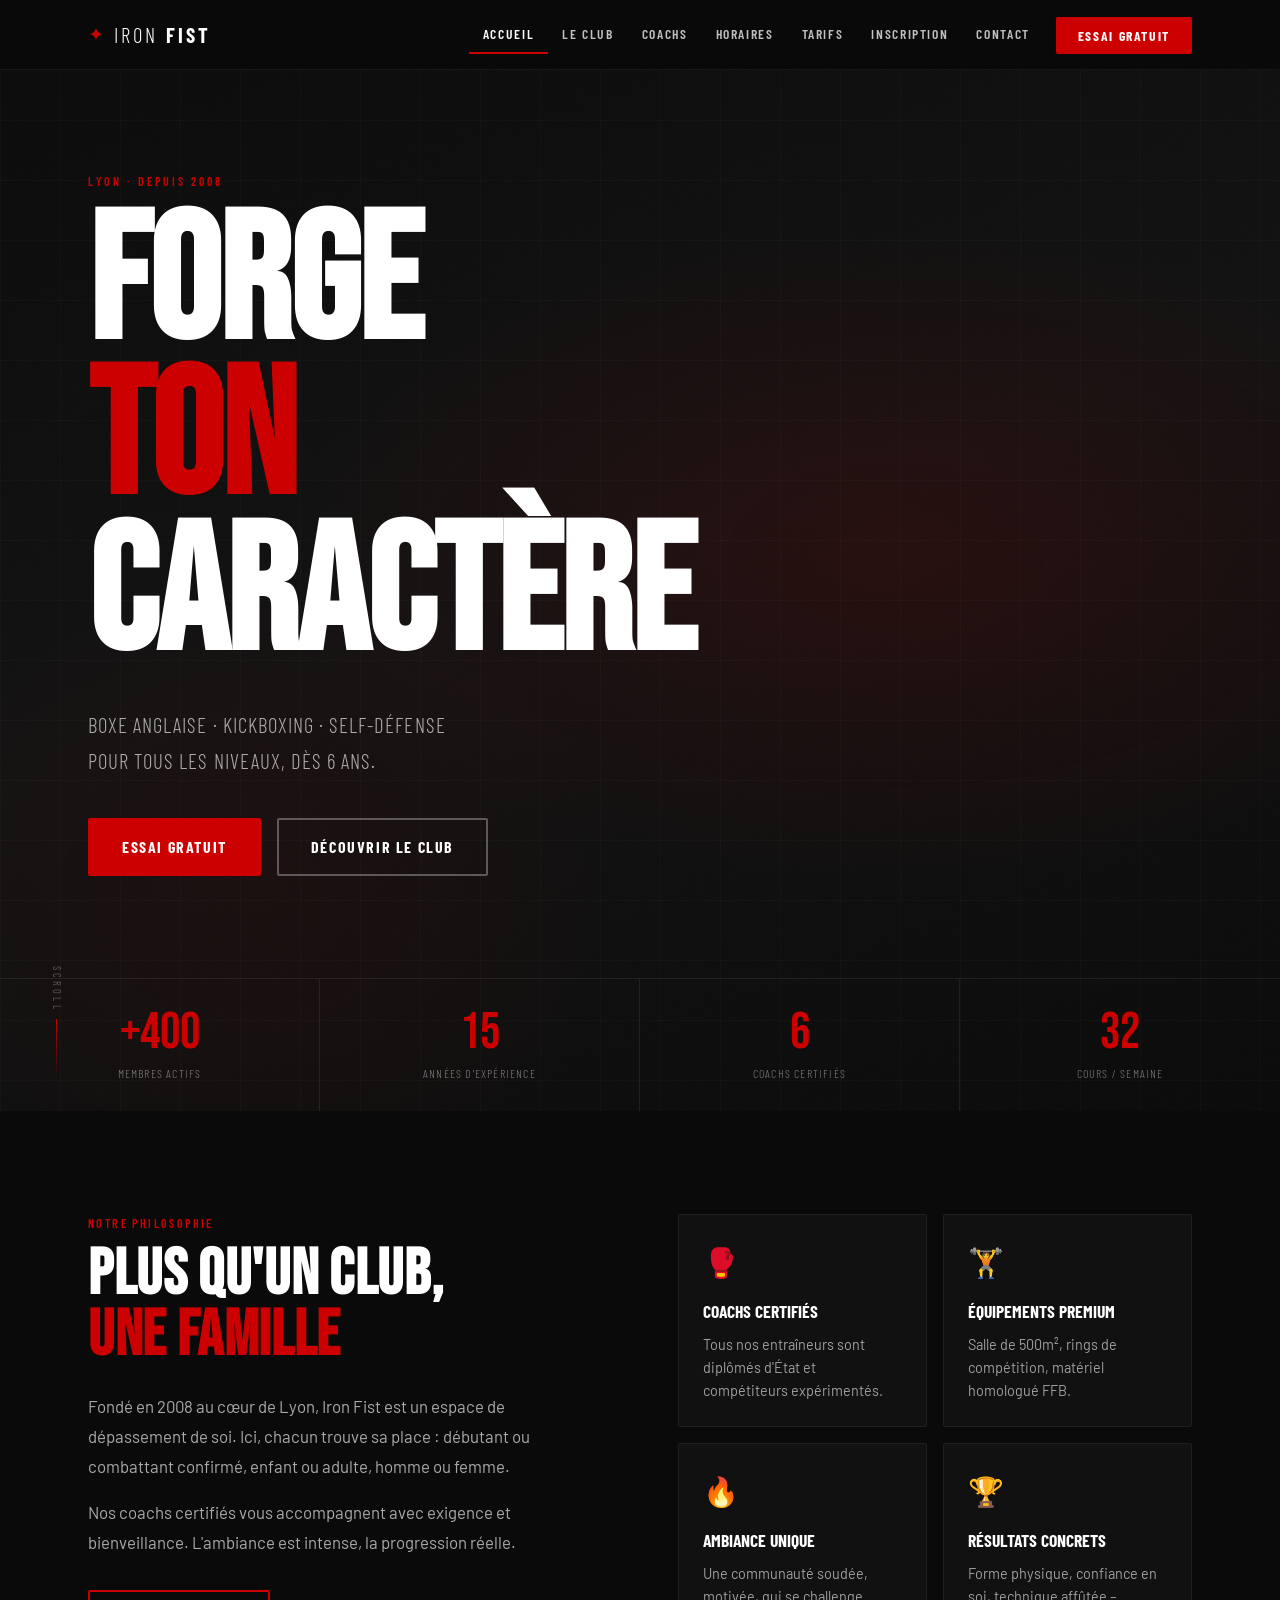
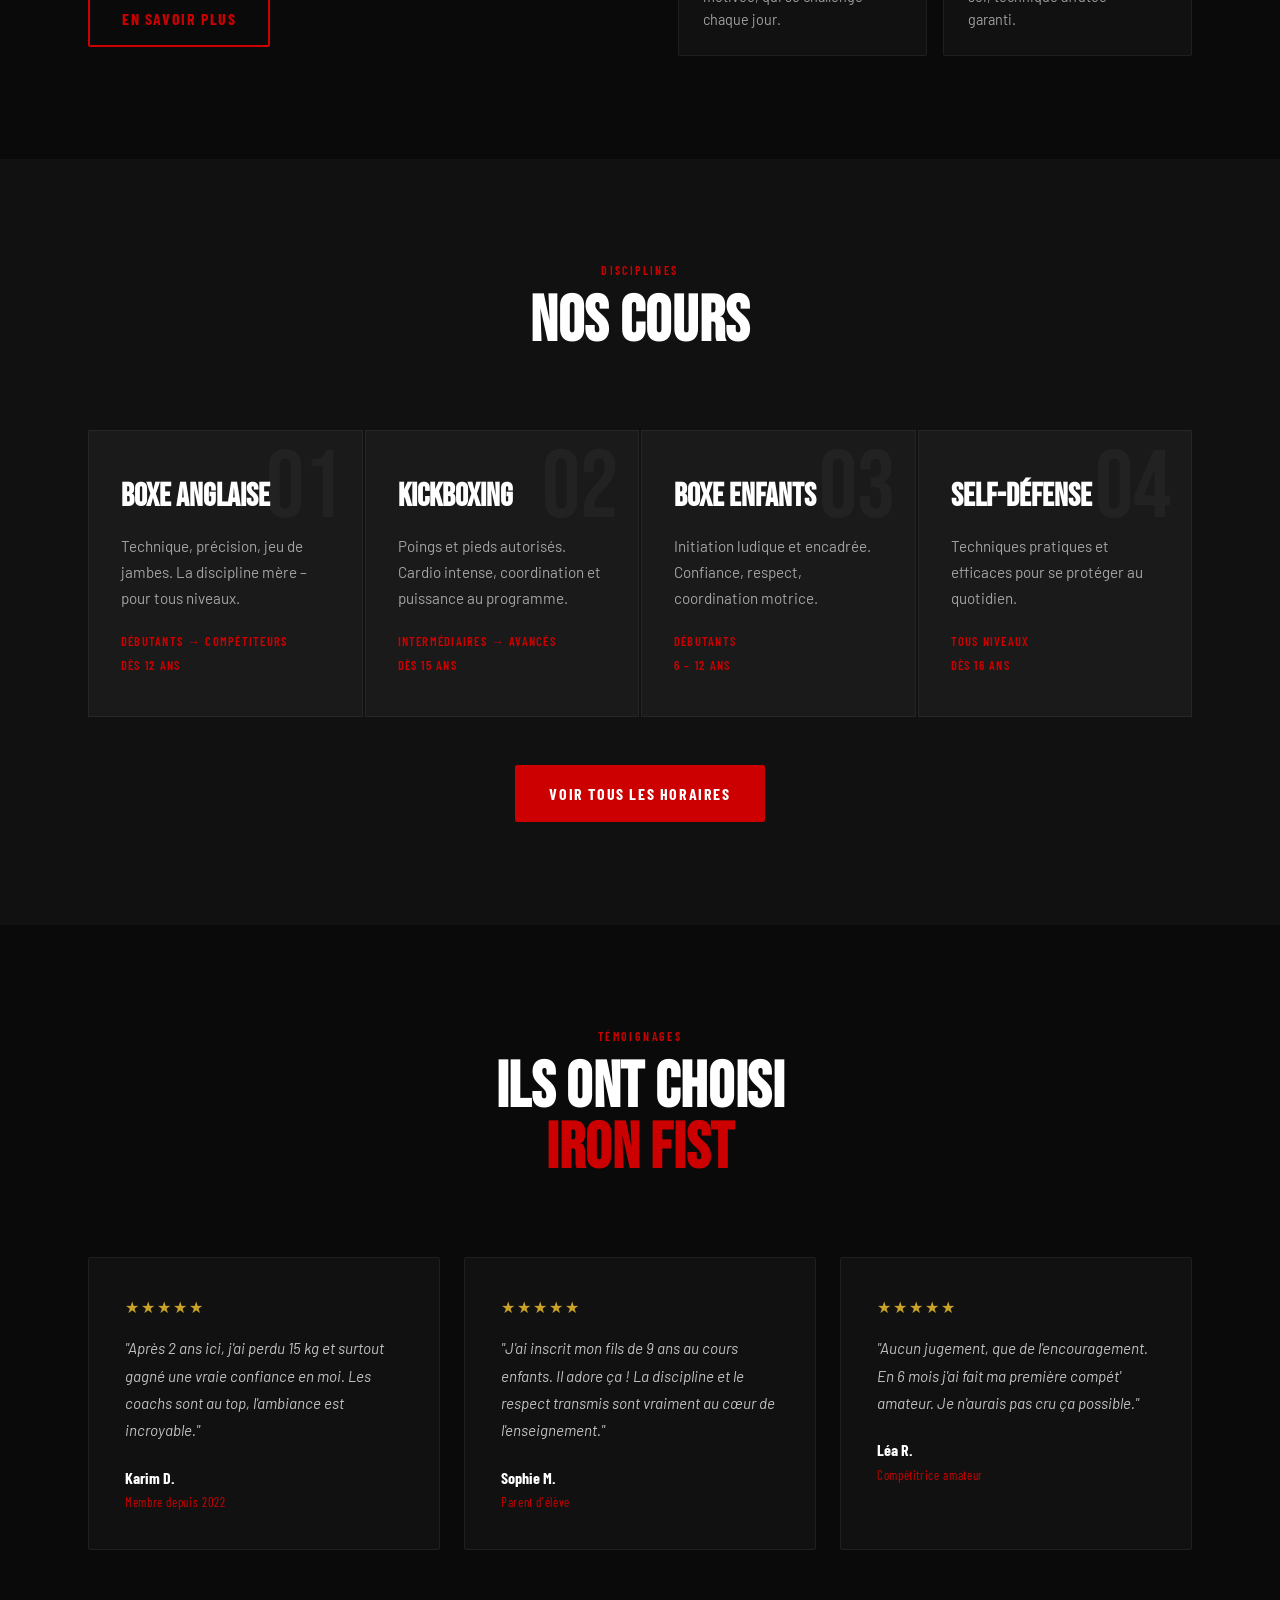
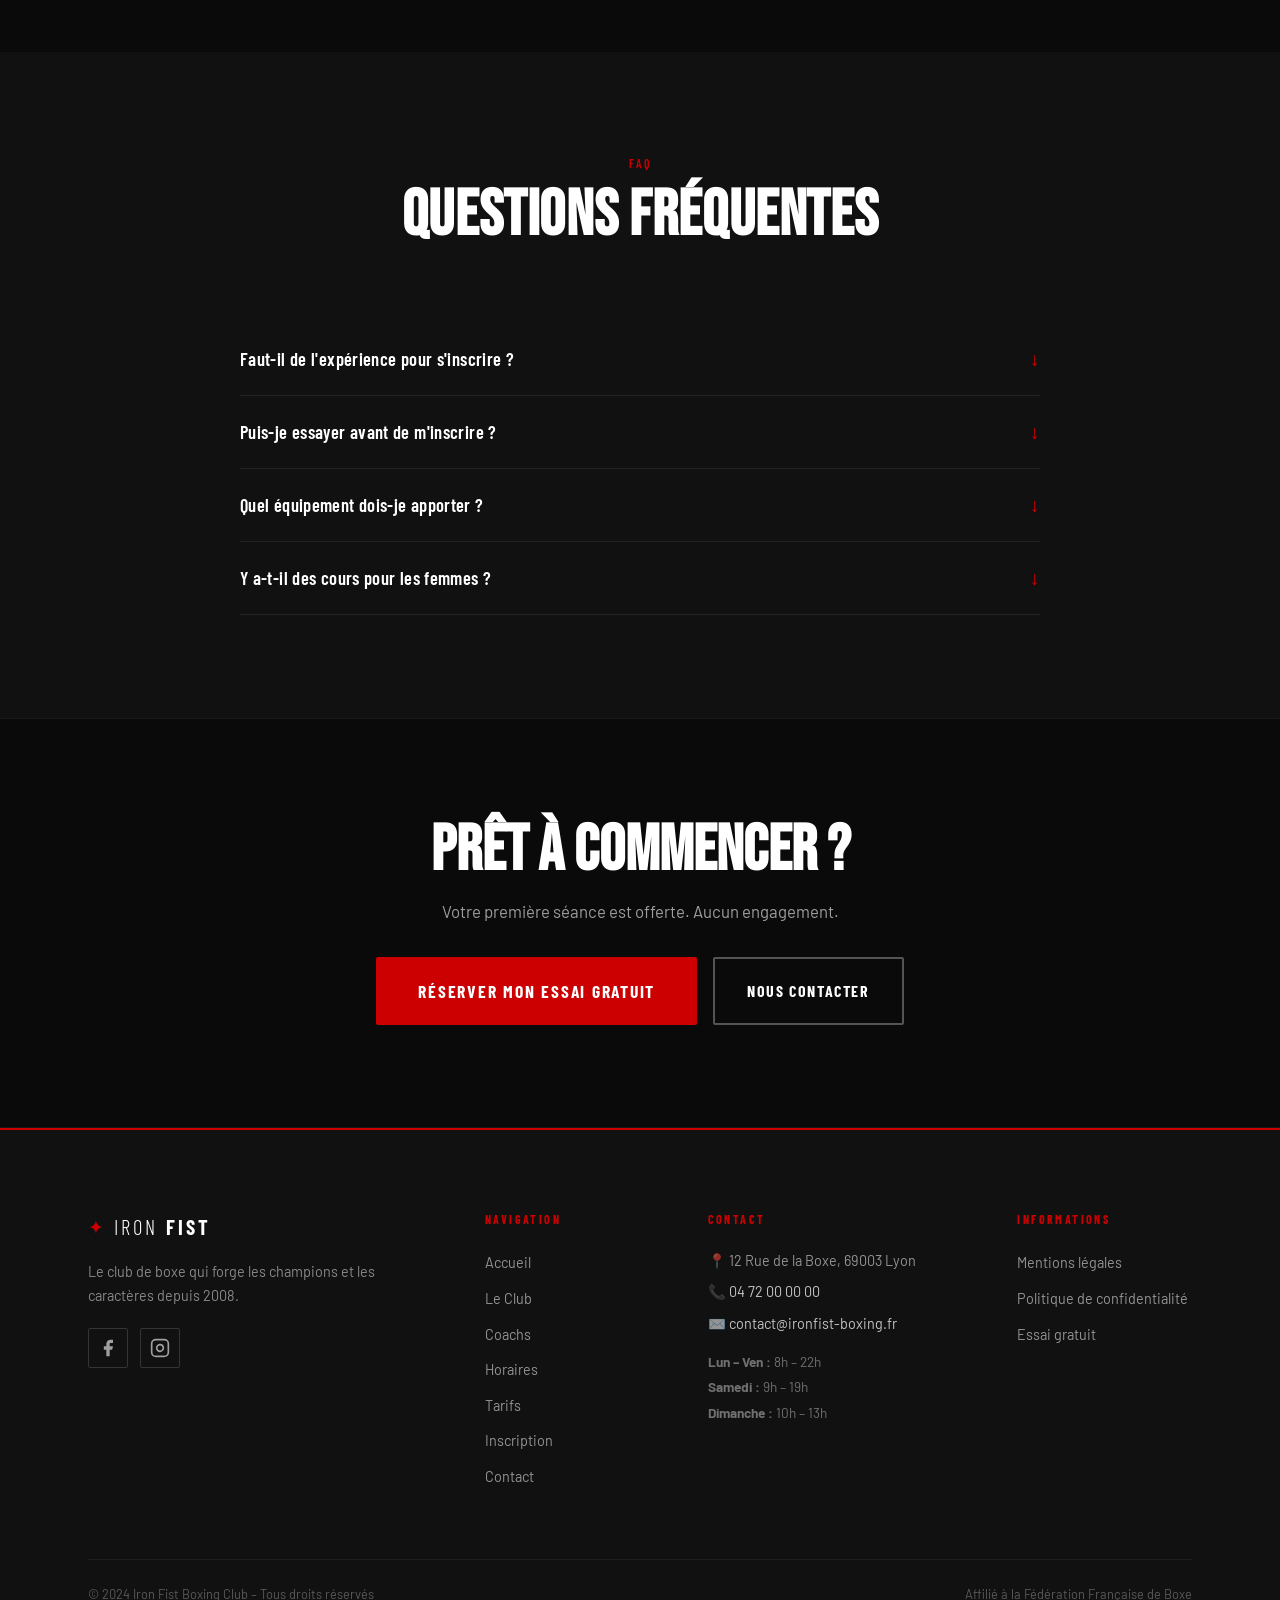
<file: index.html>
<!DOCTYPE html>
<html lang="fr">
<head>
  <meta charset="UTF-8">
  <meta name="viewport" content="width=device-width, initial-scale=1.0">
  <title>Iron Fist Boxing Club | Club de Boxe à Lyon</title>
  <meta name="description" content="Iron Fist Boxing Club – Club de boxe moderne à Lyon. Cours de boxe anglaise, kickboxing et self-défense pour tous niveaux. Essai gratuit disponible. Rejoignez-nous !">
  <meta name="keywords" content="boxe Lyon, club de boxe, boxe anglaise, kickboxing, cours boxe, Iron Fist Boxing">
  <meta name="robots" content="index, follow">
  <meta property="og:title" content="Iron Fist Boxing Club | Lyon">
  <meta property="og:description" content="Club de boxe moderne et dynamique à Lyon. Rejoignez la communauté Iron Fist.">
  <meta property="og:type" content="website">
  <link rel="preconnect" href="https://fonts.googleapis.com">
  <link href="https://fonts.googleapis.com/css2?family=Bebas+Neue&family=Barlow+Condensed:ital,wght@0,300;0,400;0,600;0,700;1,400&family=Barlow:wght@300;400;500&display=swap" rel="stylesheet">
  <link rel="stylesheet" href="style.css">
</head>
<body>

  <!-- NAVIGATION -->
  <header class="header" role="banner">
    <nav class="nav" role="navigation" aria-label="Navigation principale">
      <a href="index.html" class="nav__logo" aria-label="Iron Fist Boxing Club - Accueil">
        <span class="logo-icon" aria-hidden="true">✦</span>
        <span class="logo-text">IRON <strong>FIST</strong></span>
      </a>
      <button class="nav__burger" id="burgerBtn" aria-label="Ouvrir le menu" aria-expanded="false" aria-controls="navMenu">
        <span></span><span></span><span></span>
      </button>
      <ul class="nav__menu" id="navMenu" role="list">
        <li><a href="index.html" class="nav__link active" aria-current="page">Accueil</a></li>
        <li><a href="club.html" class="nav__link">Le Club</a></li>
        <li><a href="coachs.html" class="nav__link">Coachs</a></li>
        <li><a href="horaires.html" class="nav__link">Horaires</a></li>
        <li><a href="tarifs.html" class="nav__link">Tarifs</a></li>
        <li><a href="inscription.html" class="nav__link">Inscription</a></li>
        <li><a href="contact.html" class="nav__link">Contact</a></li>
        <li><a href="inscription.html" class="nav__cta">Essai Gratuit</a></li>
      </ul>
    </nav>
  </header>

  <main id="main-content">

    <!-- HERO -->
    <section class="hero" aria-label="Section principale">
      <div class="hero__bg" aria-hidden="true">
        <div class="hero__grid-overlay"></div>
        <div class="hero__noise"></div>
      </div>
      <div class="hero__content">
        <div class="hero__tag reveal">LYON · DEPUIS 2008</div>
        <h1 class="hero__title reveal">
          <span class="hero__title-line">FORGE</span>
          <span class="hero__title-line accent">TON</span>
          <span class="hero__title-line">CARACTÈRE</span>
        </h1>
        <p class="hero__sub reveal">Boxe anglaise · Kickboxing · Self-défense<br>Pour tous les niveaux, dès 6 ans.</p>
        <div class="hero__actions reveal">
          <a href="inscription.html" class="btn btn--primary">Essai Gratuit</a>
          <a href="club.html" class="btn btn--ghost">Découvrir le club</a>
        </div>
      </div>
      <div class="hero__scroll-hint" aria-hidden="true">
        <span>SCROLL</span>
        <div class="hero__scroll-line"></div>
      </div>
      <div class="hero__stats" aria-label="Chiffres clés">
        <div class="stat reveal">
          <span class="stat__number">+400</span>
          <span class="stat__label">Membres actifs</span>
        </div>
        <div class="stat reveal">
          <span class="stat__number">15</span>
          <span class="stat__label">Années d'expérience</span>
        </div>
        <div class="stat reveal">
          <span class="stat__number">6</span>
          <span class="stat__label">Coachs certifiés</span>
        </div>
        <div class="stat reveal">
          <span class="stat__number">32</span>
          <span class="stat__label">Cours / semaine</span>
        </div>
      </div>
    </section>

    <!-- INTRO CLUB -->
    <section class="intro section" aria-labelledby="intro-title">
      <div class="container">
        <div class="intro__layout">
          <div class="intro__text reveal">
            <div class="section-tag">Notre philosophie</div>
            <h2 id="intro-title" class="section-title">Plus qu'un club,<br><em>une famille</em></h2>
            <p>Fondé en 2008 au cœur de Lyon, Iron Fist est un espace de dépassement de soi. Ici, chacun trouve sa place : débutant ou combattant confirmé, enfant ou adulte, homme ou femme.</p>
            <p>Nos coachs certifiés vous accompagnent avec exigence et bienveillance. L'ambiance est intense, la progression réelle.</p>
            <a href="club.html" class="btn btn--outline">En savoir plus</a>
          </div>
          <div class="intro__features reveal">
            <div class="feature-card">
              <span class="feature-card__icon" aria-hidden="true">🥊</span>
              <h3>Coachs certifiés</h3>
              <p>Tous nos entraîneurs sont diplômés d'État et compétiteurs expérimentés.</p>
            </div>
            <div class="feature-card">
              <span class="feature-card__icon" aria-hidden="true">🏋️</span>
              <h3>Équipements premium</h3>
              <p>Salle de 500m², rings de compétition, matériel homologué FFB.</p>
            </div>
            <div class="feature-card">
              <span class="feature-card__icon" aria-hidden="true">🔥</span>
              <h3>Ambiance unique</h3>
              <p>Une communauté soudée, motivée, qui se challenge chaque jour.</p>
            </div>
            <div class="feature-card">
              <span class="feature-card__icon" aria-hidden="true">🏆</span>
              <h3>Résultats concrets</h3>
              <p>Forme physique, confiance en soi, technique affûtée – garanti.</p>
            </div>
          </div>
        </div>
      </div>
    </section>

    <!-- APERÇU DES COURS -->
    <section class="courses section section--dark" aria-labelledby="courses-title">
      <div class="container">
        <div class="section-header reveal">
          <div class="section-tag">Disciplines</div>
          <h2 id="courses-title" class="section-title">Nos cours</h2>
        </div>
        <div class="courses__grid">
          <article class="course-card reveal" aria-label="Boxe Anglaise">
            <div class="course-card__num" aria-hidden="true">01</div>
            <h3 class="course-card__title">Boxe Anglaise</h3>
            <p class="course-card__text">Technique, précision, jeu de jambes. La discipline mère – pour tous niveaux.</p>
            <div class="course-card__meta">
              <span>Débutants → Compétiteurs</span>
              <span>Dès 12 ans</span>
            </div>
          </article>
          <article class="course-card reveal" aria-label="Kickboxing">
            <div class="course-card__num" aria-hidden="true">02</div>
            <h3 class="course-card__title">Kickboxing</h3>
            <p class="course-card__text">Poings et pieds autorisés. Cardio intense, coordination et puissance au programme.</p>
            <div class="course-card__meta">
              <span>Intermédiaires → Avancés</span>
              <span>Dès 15 ans</span>
            </div>
          </article>
          <article class="course-card reveal" aria-label="Boxe Enfants">
            <div class="course-card__num" aria-hidden="true">03</div>
            <h3 class="course-card__title">Boxe Enfants</h3>
            <p class="course-card__text">Initiation ludique et encadrée. Confiance, respect, coordination motrice.</p>
            <div class="course-card__meta">
              <span>Débutants</span>
              <span>6 – 12 ans</span>
            </div>
          </article>
          <article class="course-card reveal" aria-label="Self-Défense">
            <div class="course-card__num" aria-hidden="true">04</div>
            <h3 class="course-card__title">Self-Défense</h3>
            <p class="course-card__text">Techniques pratiques et efficaces pour se protéger au quotidien.</p>
            <div class="course-card__meta">
              <span>Tous niveaux</span>
              <span>Dès 16 ans</span>
            </div>
          </article>
        </div>
        <div class="courses__cta reveal">
          <a href="horaires.html" class="btn btn--primary">Voir tous les horaires</a>
        </div>
      </div>
    </section>

    <!-- TÉMOIGNAGES -->
    <section class="testimonials section" aria-labelledby="testimonials-title">
      <div class="container">
        <div class="section-header reveal">
          <div class="section-tag">Témoignages</div>
          <h2 id="testimonials-title" class="section-title">Ils ont choisi<br><em>Iron Fist</em></h2>
        </div>
        <div class="testimonials__grid">
          <blockquote class="testimonial reveal">
            <div class="testimonial__stars" aria-label="5 étoiles">★★★★★</div>
            <p>"Après 2 ans ici, j'ai perdu 15 kg et surtout gagné une vraie confiance en moi. Les coachs sont au top, l'ambiance est incroyable."</p>
            <footer>
              <strong>Karim D.</strong>
              <span>Membre depuis 2022</span>
            </footer>
          </blockquote>
          <blockquote class="testimonial reveal">
            <div class="testimonial__stars" aria-label="5 étoiles">★★★★★</div>
            <p>"J'ai inscrit mon fils de 9 ans au cours enfants. Il adore ça ! La discipline et le respect transmis sont vraiment au cœur de l'enseignement."</p>
            <footer>
              <strong>Sophie M.</strong>
              <span>Parent d'élève</span>
            </footer>
          </blockquote>
          <blockquote class="testimonial reveal">
            <div class="testimonial__stars" aria-label="5 étoiles">★★★★★</div>
            <p>"Aucun jugement, que de l'encouragement. En 6 mois j'ai fait ma première compét' amateur. Je n'aurais pas cru ça possible."</p>
            <footer>
              <strong>Léa R.</strong>
              <span>Compétitrice amateur</span>
            </footer>
          </blockquote>
        </div>
      </div>
    </section>

    <!-- FAQ -->
    <section class="faq section section--dark" aria-labelledby="faq-title">
      <div class="container">
        <div class="section-header reveal">
          <div class="section-tag">FAQ</div>
          <h2 id="faq-title" class="section-title">Questions fréquentes</h2>
        </div>
        <div class="faq__list" role="list">
          <div class="faq__item reveal" role="listitem">
            <button class="faq__question" aria-expanded="false" aria-controls="faq1">
              Faut-il de l'expérience pour s'inscrire ?
              <span class="faq__arrow" aria-hidden="true">↓</span>
            </button>
            <div class="faq__answer" id="faq1" hidden>
              <p>Absolument pas. Tous nos cours ont des niveaux adaptés, y compris débutant complet. Nos coachs vous accueillent là où vous en êtes.</p>
            </div>
          </div>
          <div class="faq__item reveal" role="listitem">
            <button class="faq__question" aria-expanded="false" aria-controls="faq2">
              Puis-je essayer avant de m'inscrire ?
              <span class="faq__arrow" aria-hidden="true">↓</span>
            </button>
            <div class="faq__answer" id="faq2" hidden>
              <p>Oui ! Nous offrons une séance d'essai gratuite sans engagement. Il suffit de nous contacter ou de remplir le formulaire en ligne.</p>
            </div>
          </div>
          <div class="faq__item reveal" role="listitem">
            <button class="faq__question" aria-expanded="false" aria-controls="faq3">
              Quel équipement dois-je apporter ?
              <span class="faq__arrow" aria-hidden="true">↓</span>
            </button>
            <div class="faq__answer" id="faq3" hidden>
              <p>Pour l'essai : une tenue de sport et de l'eau suffisent. Les gants de prêt sont disponibles. Après inscription, vous aurez besoin de gants, bandages et protège-dents.</p>
            </div>
          </div>
          <div class="faq__item reveal" role="listitem">
            <button class="faq__question" aria-expanded="false" aria-controls="faq4">
              Y a-t-il des cours pour les femmes ?
              <span class="faq__arrow" aria-hidden="true">↓</span>
            </button>
            <div class="faq__answer" id="faq4" hidden>
              <p>Tous nos cours sont mixtes et nous accueillons beaucoup de femmes. Nous proposons également un créneau dédié "Boxe Féminine" le mercredi soir.</p>
            </div>
          </div>
        </div>
      </div>
    </section>

    <!-- CTA FINAL -->
    <section class="cta-band section" aria-labelledby="cta-title">
      <div class="container">
        <div class="cta-band__content reveal">
          <h2 id="cta-title">Prêt à commencer ?</h2>
          <p>Votre première séance est offerte. Aucun engagement.</p>
          <div class="cta-band__actions">
            <a href="inscription.html" class="btn btn--primary btn--large">Réserver mon essai gratuit</a>
            <a href="contact.html" class="btn btn--ghost">Nous contacter</a>
          </div>
        </div>
      </div>
    </section>

  </main>

  <!-- FOOTER -->
  <footer class="footer" role="contentinfo">
    <div class="container">
      <div class="footer__grid">
        <div class="footer__brand">
          <a href="index.html" class="nav__logo" aria-label="Iron Fist Boxing Club">
            <span class="logo-icon" aria-hidden="true">✦</span>
            <span class="logo-text">IRON <strong>FIST</strong></span>
          </a>
          <p>Le club de boxe qui forge les champions et les caractères depuis 2008.</p>
          <div class="footer__social">
            <a href="https://facebook.com" target="_blank" rel="noopener noreferrer" class="social-link" aria-label="Facebook Iron Fist Boxing">
              <svg width="20" height="20" viewBox="0 0 24 24" fill="currentColor" aria-hidden="true"><path d="M18 2h-3a5 5 0 0 0-5 5v3H7v4h3v8h4v-8h3l1-4h-4V7a1 1 0 0 1 1-1h3z"/></svg>
            </a>
            <a href="https://instagram.com" target="_blank" rel="noopener noreferrer" class="social-link" aria-label="Instagram Iron Fist Boxing">
              <svg width="20" height="20" viewBox="0 0 24 24" fill="none" stroke="currentColor" stroke-width="2" aria-hidden="true"><rect x="2" y="2" width="20" height="20" rx="5" ry="5"/><path d="M16 11.37A4 4 0 1 1 12.63 8 4 4 0 0 1 16 11.37z"/><line x1="17.5" y1="6.5" x2="17.51" y2="6.5"/></svg>
            </a>
          </div>
        </div>
        <nav class="footer__nav" aria-label="Navigation secondaire">
          <h3>Navigation</h3>
          <ul role="list">
            <li><a href="index.html">Accueil</a></li>
            <li><a href="club.html">Le Club</a></li>
            <li><a href="coachs.html">Coachs</a></li>
            <li><a href="horaires.html">Horaires</a></li>
            <li><a href="tarifs.html">Tarifs</a></li>
            <li><a href="inscription.html">Inscription</a></li>
            <li><a href="contact.html">Contact</a></li>
          </ul>
        </nav>
        <div class="footer__contact">
          <h3>Contact</h3>
          <address>
            <p>📍 12 Rue de la Boxe, 69003 Lyon</p>
            <p>📞 <a href="tel:+33472000000">04 72 00 00 00</a></p>
            <p>✉️ <a href="mailto:contact@ironfist-boxing.fr">contact@ironfist-boxing.fr</a></p>
          </address>
          <div class="footer__hours">
            <p><strong>Lun – Ven :</strong> 8h – 22h</p>
            <p><strong>Samedi :</strong> 9h – 19h</p>
            <p><strong>Dimanche :</strong> 10h – 13h</p>
          </div>
        </div>
        <div class="footer__legal">
          <h3>Informations</h3>
          <ul role="list">
            <li><a href="mentions-legales.html">Mentions légales</a></li>
            <li><a href="confidentialite.html">Politique de confidentialité</a></li>
            <li><a href="inscription.html">Essai gratuit</a></li>
          </ul>
        </div>
      </div>
      <div class="footer__bottom">
        <p>&copy; 2024 Iron Fist Boxing Club – Tous droits réservés</p>
        <p>Affilié à la Fédération Française de Boxe</p>
      </div>
    </div>
  </footer>

  <script src="script.js"></script>
</body>
</html>
</file>
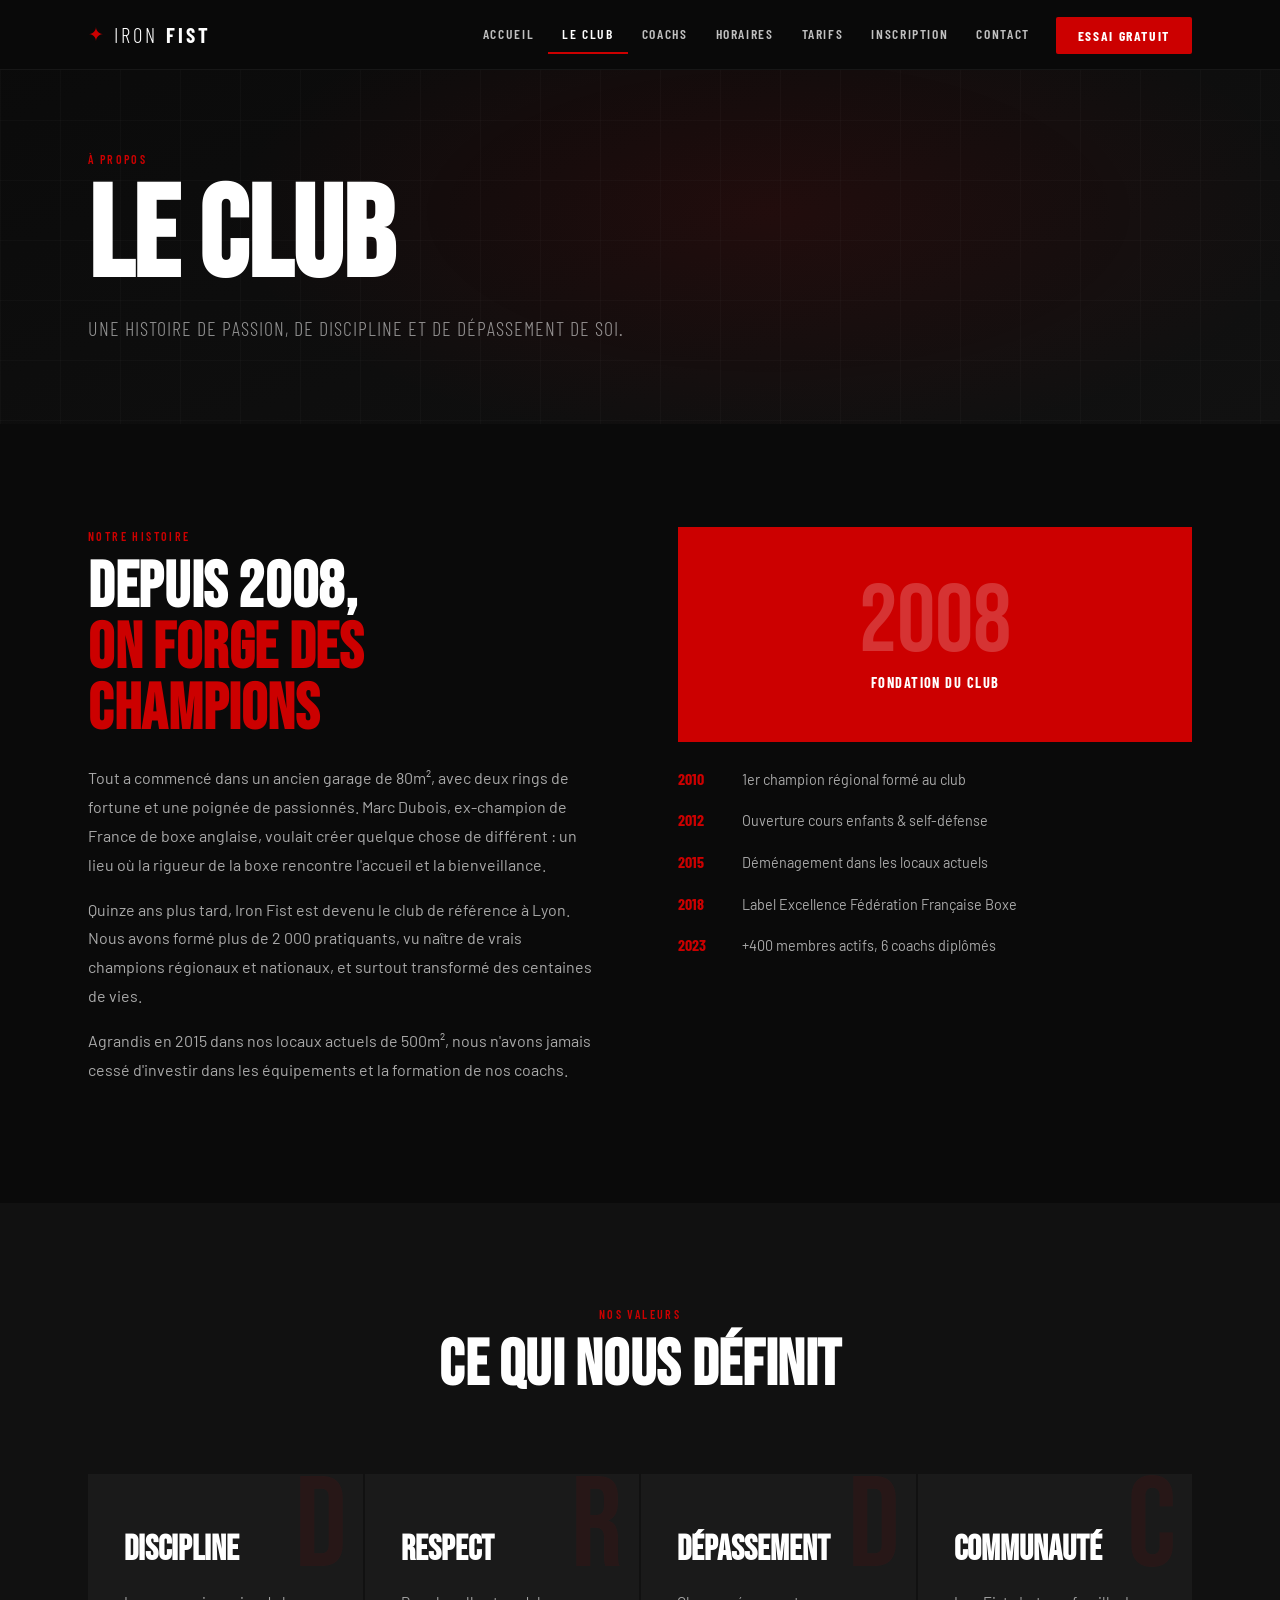
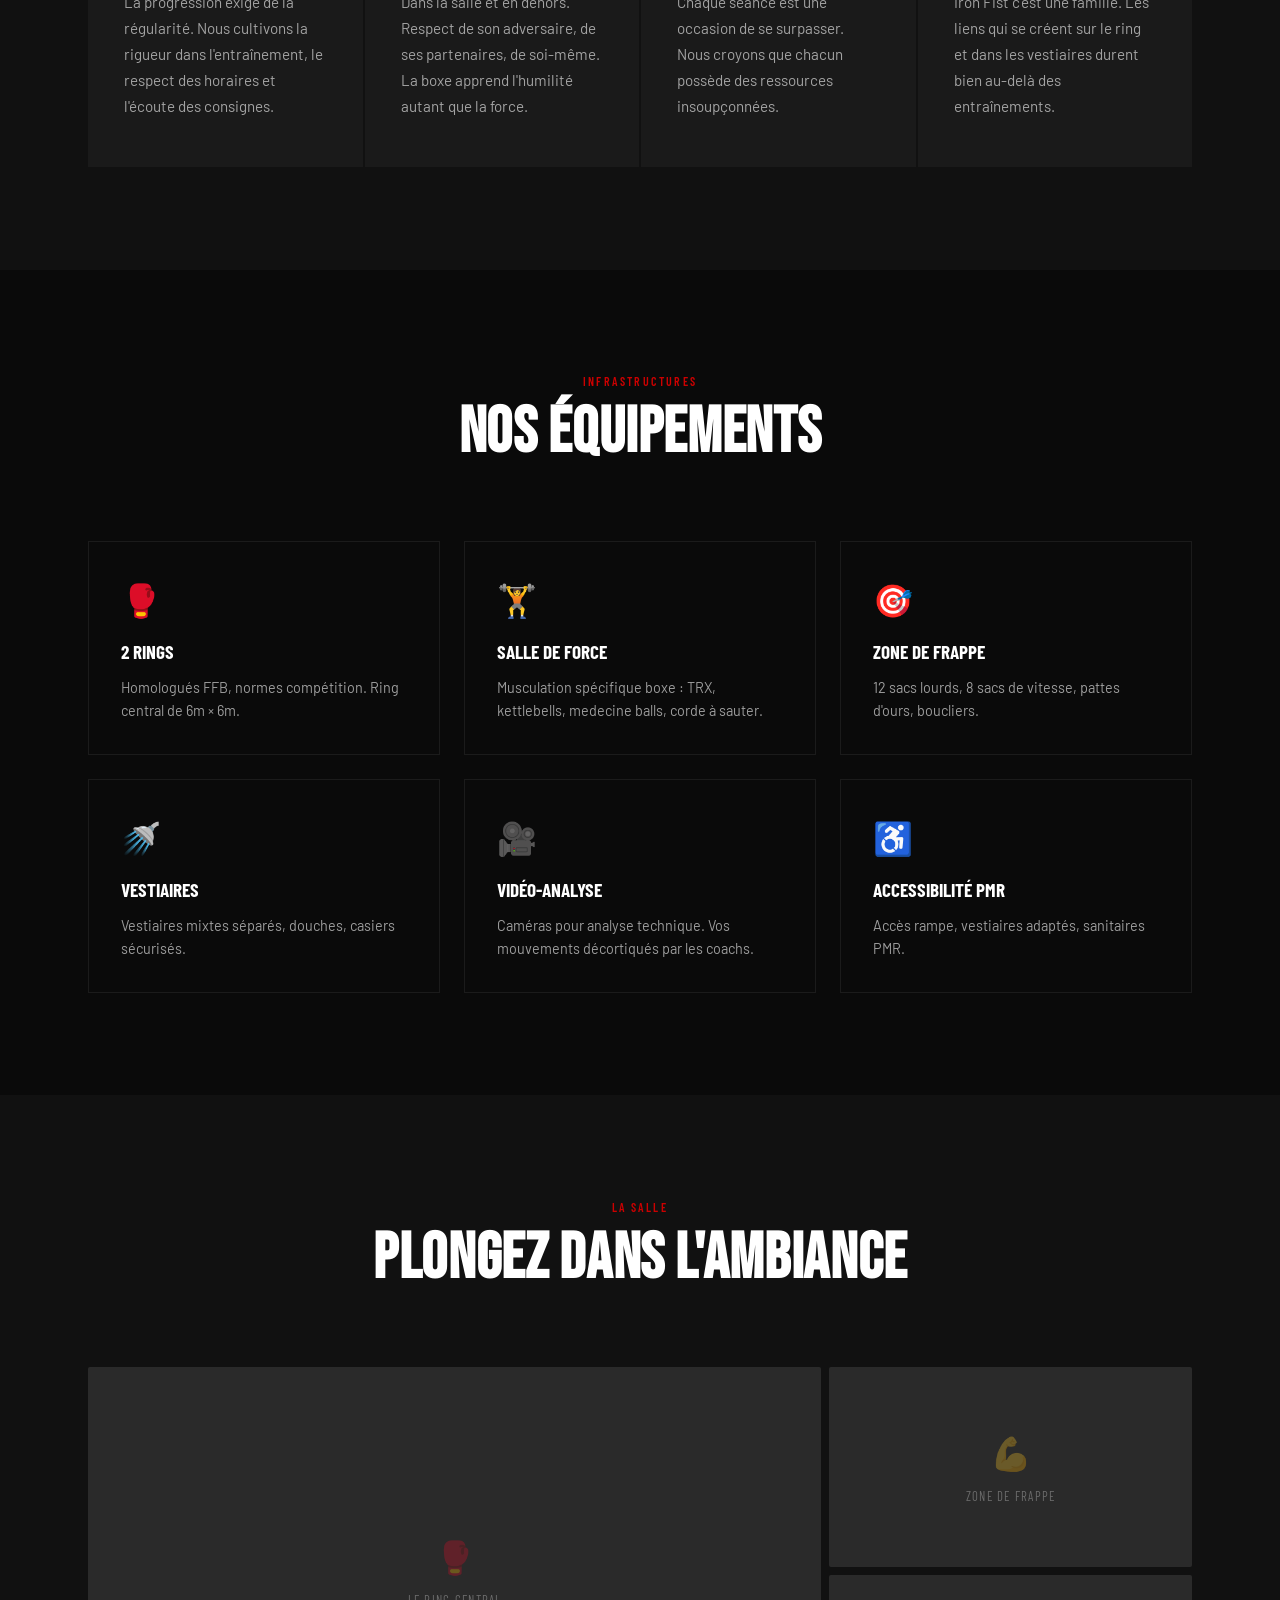
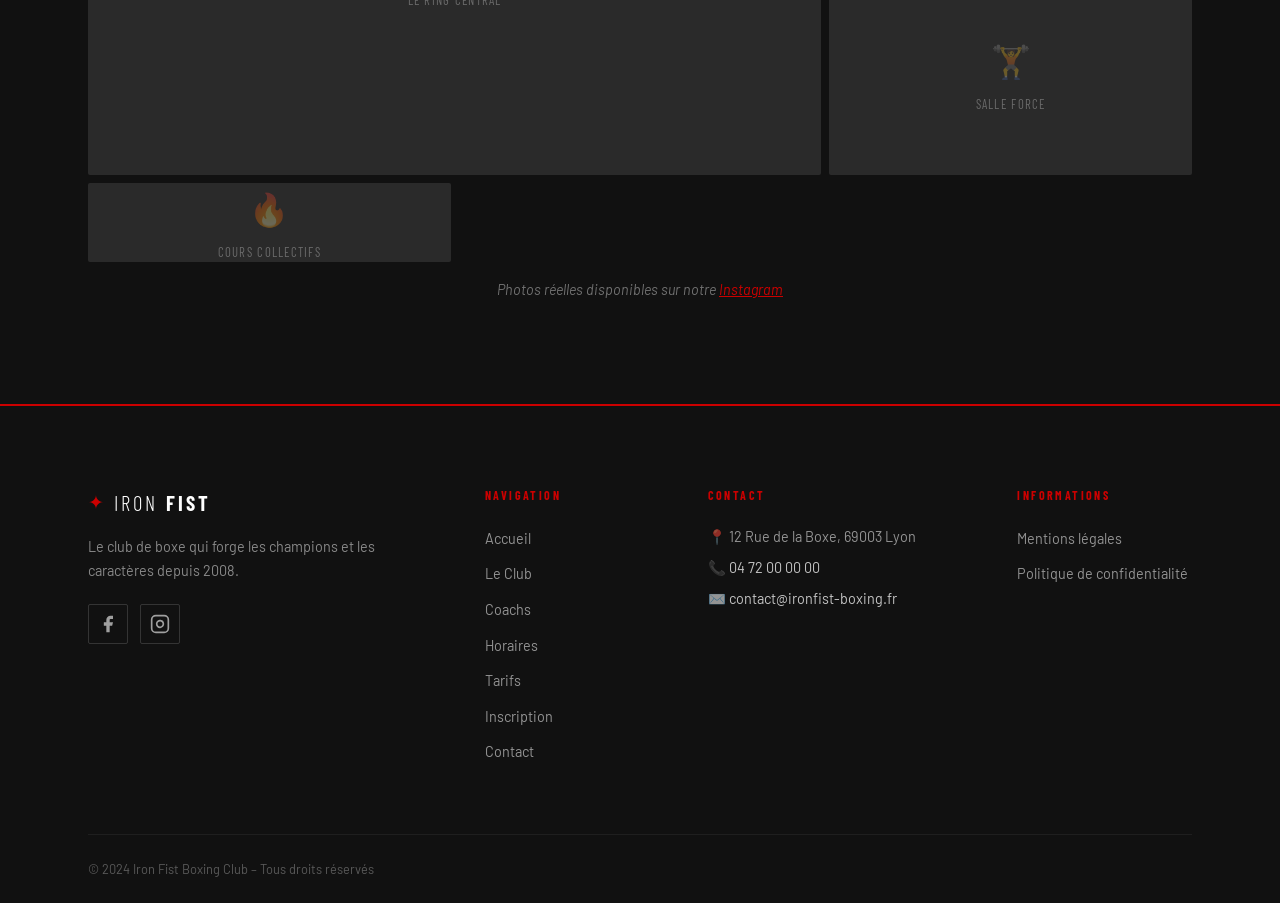
<file: club.html>
<!DOCTYPE html>
<html lang="fr">
<head>
  <meta charset="UTF-8">
  <meta name="viewport" content="width=device-width, initial-scale=1.0">
  <title>Le Club | Iron Fist Boxing Club Lyon</title>
  <meta name="description" content="Découvrez l'histoire d'Iron Fist Boxing Club à Lyon, nos valeurs, nos équipements et notre salle de boxe moderne de 500m².">
  <link rel="preconnect" href="https://fonts.googleapis.com">
  <link href="https://fonts.googleapis.com/css2?family=Bebas+Neue&family=Barlow+Condensed:ital,wght@0,300;0,400;0,600;0,700;1,400&family=Barlow:wght@300;400;500&display=swap" rel="stylesheet">
  <link rel="stylesheet" href="style.css">
</head>
<body>

  <header class="header" role="banner">
    <nav class="nav" role="navigation" aria-label="Navigation principale">
      <a href="index.html" class="nav__logo" aria-label="Iron Fist Boxing Club - Accueil">
        <span class="logo-icon" aria-hidden="true">✦</span>
        <span class="logo-text">IRON <strong>FIST</strong></span>
      </a>
      <button class="nav__burger" id="burgerBtn" aria-label="Ouvrir le menu" aria-expanded="false" aria-controls="navMenu">
        <span></span><span></span><span></span>
      </button>
      <ul class="nav__menu" id="navMenu" role="list">
        <li><a href="index.html" class="nav__link">Accueil</a></li>
        <li><a href="club.html" class="nav__link active" aria-current="page">Le Club</a></li>
        <li><a href="coachs.html" class="nav__link">Coachs</a></li>
        <li><a href="horaires.html" class="nav__link">Horaires</a></li>
        <li><a href="tarifs.html" class="nav__link">Tarifs</a></li>
        <li><a href="inscription.html" class="nav__link">Inscription</a></li>
        <li><a href="contact.html" class="nav__link">Contact</a></li>
        <li><a href="inscription.html" class="nav__cta">Essai Gratuit</a></li>
      </ul>
    </nav>
  </header>

  <main id="main-content">

    <!-- PAGE HERO -->
    <section class="page-hero" aria-label="En-tête page Le Club">
      <div class="page-hero__bg" aria-hidden="true"></div>
      <div class="container">
        <div class="page-hero__content">
          <div class="section-tag reveal">À propos</div>
          <h1 class="page-hero__title reveal">Le Club</h1>
          <p class="page-hero__sub reveal">Une histoire de passion, de discipline et de dépassement de soi.</p>
        </div>
      </div>
    </section>

    <!-- HISTOIRE -->
    <section class="section" aria-labelledby="history-title">
      <div class="container">
        <div class="two-col">
          <div class="two-col__text reveal">
            <div class="section-tag">Notre histoire</div>
            <h2 id="history-title" class="section-title">Depuis 2008,<br><em>on forge des champions</em></h2>
            <p>Tout a commencé dans un ancien garage de 80m², avec deux rings de fortune et une poignée de passionnés. Marc Dubois, ex-champion de France de boxe anglaise, voulait créer quelque chose de différent : un lieu où la rigueur de la boxe rencontre l'accueil et la bienveillance.</p>
            <p>Quinze ans plus tard, Iron Fist est devenu le club de référence à Lyon. Nous avons formé plus de 2 000 pratiquants, vu naître de vrais champions régionaux et nationaux, et surtout transformé des centaines de vies.</p>
            <p>Agrandis en 2015 dans nos locaux actuels de 500m², nous n'avons jamais cessé d'investir dans les équipements et la formation de nos coachs.</p>
          </div>
          <div class="two-col__visual reveal">
            <div class="visual-block">
              <div class="visual-block__year">2008</div>
              <div class="visual-block__label">Fondation du club</div>
            </div>
            <div class="timeline">
              <div class="timeline__item">
                <span class="timeline__year">2010</span>
                <span class="timeline__text">1er champion régional formé au club</span>
              </div>
              <div class="timeline__item">
                <span class="timeline__year">2012</span>
                <span class="timeline__text">Ouverture cours enfants & self-défense</span>
              </div>
              <div class="timeline__item">
                <span class="timeline__year">2015</span>
                <span class="timeline__text">Déménagement dans les locaux actuels</span>
              </div>
              <div class="timeline__item">
                <span class="timeline__year">2018</span>
                <span class="timeline__text">Label Excellence Fédération Française Boxe</span>
              </div>
              <div class="timeline__item">
                <span class="timeline__year">2023</span>
                <span class="timeline__text">+400 membres actifs, 6 coachs diplômés</span>
              </div>
            </div>
          </div>
        </div>
      </div>
    </section>

    <!-- VALEURS -->
    <section class="section section--dark" aria-labelledby="values-title">
      <div class="container">
        <div class="section-header reveal">
          <div class="section-tag">Nos valeurs</div>
          <h2 id="values-title" class="section-title">Ce qui nous définit</h2>
        </div>
        <div class="values__grid">
          <div class="value-card reveal">
            <div class="value-card__letter" aria-hidden="true">D</div>
            <h3>Discipline</h3>
            <p>La progression exige de la régularité. Nous cultivons la rigueur dans l'entraînement, le respect des horaires et l'écoute des consignes.</p>
          </div>
          <div class="value-card reveal">
            <div class="value-card__letter" aria-hidden="true">R</div>
            <h3>Respect</h3>
            <p>Dans la salle et en dehors. Respect de son adversaire, de ses partenaires, de soi-même. La boxe apprend l'humilité autant que la force.</p>
          </div>
          <div class="value-card reveal">
            <div class="value-card__letter" aria-hidden="true">D</div>
            <h3>Dépassement</h3>
            <p>Chaque séance est une occasion de se surpasser. Nous croyons que chacun possède des ressources insoupçonnées.</p>
          </div>
          <div class="value-card reveal">
            <div class="value-card__letter" aria-hidden="true">C</div>
            <h3>Communauté</h3>
            <p>Iron Fist c'est une famille. Les liens qui se créent sur le ring et dans les vestiaires durent bien au-delà des entraînements.</p>
          </div>
        </div>
      </div>
    </section>

    <!-- ÉQUIPEMENTS -->
    <section class="section" aria-labelledby="equip-title">
      <div class="container">
        <div class="section-header reveal">
          <div class="section-tag">Infrastructures</div>
          <h2 id="equip-title" class="section-title">Nos équipements</h2>
        </div>
        <div class="equip__grid">
          <div class="equip-item reveal">
            <div class="equip-item__icon" aria-hidden="true">🥊</div>
            <h3>2 Rings</h3>
            <p>Homologués FFB, normes compétition. Ring central de 6m × 6m.</p>
          </div>
          <div class="equip-item reveal">
            <div class="equip-item__icon" aria-hidden="true">🏋️</div>
            <h3>Salle de force</h3>
            <p>Musculation spécifique boxe : TRX, kettlebells, medecine balls, corde à sauter.</p>
          </div>
          <div class="equip-item reveal">
            <div class="equip-item__icon" aria-hidden="true">🎯</div>
            <h3>Zone de frappe</h3>
            <p>12 sacs lourds, 8 sacs de vitesse, pattes d'ours, boucliers.</p>
          </div>
          <div class="equip-item reveal">
            <div class="equip-item__icon" aria-hidden="true">🚿</div>
            <h3>Vestiaires</h3>
            <p>Vestiaires mixtes séparés, douches, casiers sécurisés.</p>
          </div>
          <div class="equip-item reveal">
            <div class="equip-item__icon" aria-hidden="true">🎥</div>
            <h3>Vidéo-analyse</h3>
            <p>Caméras pour analyse technique. Vos mouvements décortiqués par les coachs.</p>
          </div>
          <div class="equip-item reveal">
            <div class="equip-item__icon" aria-hidden="true">♿</div>
            <h3>Accessibilité PMR</h3>
            <p>Accès rampe, vestiaires adaptés, sanitaires PMR.</p>
          </div>
        </div>
      </div>
    </section>

    <!-- GALERIE FICTIVE -->
    <section class="gallery section section--dark" aria-labelledby="gallery-title">
      <div class="container">
        <div class="section-header reveal">
          <div class="section-tag">La salle</div>
          <h2 id="gallery-title" class="section-title">Plongez dans l'ambiance</h2>
        </div>
        <div class="gallery__grid reveal">
          <div class="gallery__item gallery__item--large" aria-label="Photo du ring central Iron Fist">
            <div class="gallery__placeholder">
              <span>🥊</span>
              <p>Le Ring Central</p>
            </div>
          </div>
          <div class="gallery__item" aria-label="Photo zone de sacs">
            <div class="gallery__placeholder">
              <span>💪</span>
              <p>Zone de Frappe</p>
            </div>
          </div>
          <div class="gallery__item" aria-label="Photo salle de musculation">
            <div class="gallery__placeholder">
              <span>🏋️</span>
              <p>Salle Force</p>
            </div>
          </div>
          <div class="gallery__item" aria-label="Photo cours collectif">
            <div class="gallery__placeholder">
              <span>🔥</span>
              <p>Cours Collectifs</p>
            </div>
          </div>
        </div>
        <p class="gallery__note reveal"><em>Photos réelles disponibles sur notre <a href="https://instagram.com" target="_blank" rel="noopener">Instagram</a></em></p>
      </div>
    </section>

  </main>

  <footer class="footer" role="contentinfo">
    <div class="container">
      <div class="footer__grid">
        <div class="footer__brand">
          <a href="index.html" class="nav__logo" aria-label="Iron Fist Boxing Club">
            <span class="logo-icon" aria-hidden="true">✦</span>
            <span class="logo-text">IRON <strong>FIST</strong></span>
          </a>
          <p>Le club de boxe qui forge les champions et les caractères depuis 2008.</p>
          <div class="footer__social">
            <a href="https://facebook.com" target="_blank" rel="noopener noreferrer" class="social-link" aria-label="Facebook Iron Fist Boxing">
              <svg width="20" height="20" viewBox="0 0 24 24" fill="currentColor" aria-hidden="true"><path d="M18 2h-3a5 5 0 0 0-5 5v3H7v4h3v8h4v-8h3l1-4h-4V7a1 1 0 0 1 1-1h3z"/></svg>
            </a>
            <a href="https://instagram.com" target="_blank" rel="noopener noreferrer" class="social-link" aria-label="Instagram Iron Fist Boxing">
              <svg width="20" height="20" viewBox="0 0 24 24" fill="none" stroke="currentColor" stroke-width="2" aria-hidden="true"><rect x="2" y="2" width="20" height="20" rx="5" ry="5"/><path d="M16 11.37A4 4 0 1 1 12.63 8 4 4 0 0 1 16 11.37z"/><line x1="17.5" y1="6.5" x2="17.51" y2="6.5"/></svg>
            </a>
          </div>
        </div>
        <nav class="footer__nav" aria-label="Navigation secondaire">
          <h3>Navigation</h3>
          <ul role="list">
            <li><a href="index.html">Accueil</a></li>
            <li><a href="club.html">Le Club</a></li>
            <li><a href="coachs.html">Coachs</a></li>
            <li><a href="horaires.html">Horaires</a></li>
            <li><a href="tarifs.html">Tarifs</a></li>
            <li><a href="inscription.html">Inscription</a></li>
            <li><a href="contact.html">Contact</a></li>
          </ul>
        </nav>
        <div class="footer__contact">
          <h3>Contact</h3>
          <address>
            <p>📍 12 Rue de la Boxe, 69003 Lyon</p>
            <p>📞 <a href="tel:+33472000000">04 72 00 00 00</a></p>
            <p>✉️ <a href="mailto:contact@ironfist-boxing.fr">contact@ironfist-boxing.fr</a></p>
          </address>
        </div>
        <div class="footer__legal">
          <h3>Informations</h3>
          <ul role="list">
            <li><a href="mentions-legales.html">Mentions légales</a></li>
            <li><a href="confidentialite.html">Politique de confidentialité</a></li>
          </ul>
        </div>
      </div>
      <div class="footer__bottom">
        <p>&copy; 2024 Iron Fist Boxing Club – Tous droits réservés</p>
      </div>
    </div>
  </footer>

  <script src="script.js"></script>
</body>
</html>
</file>
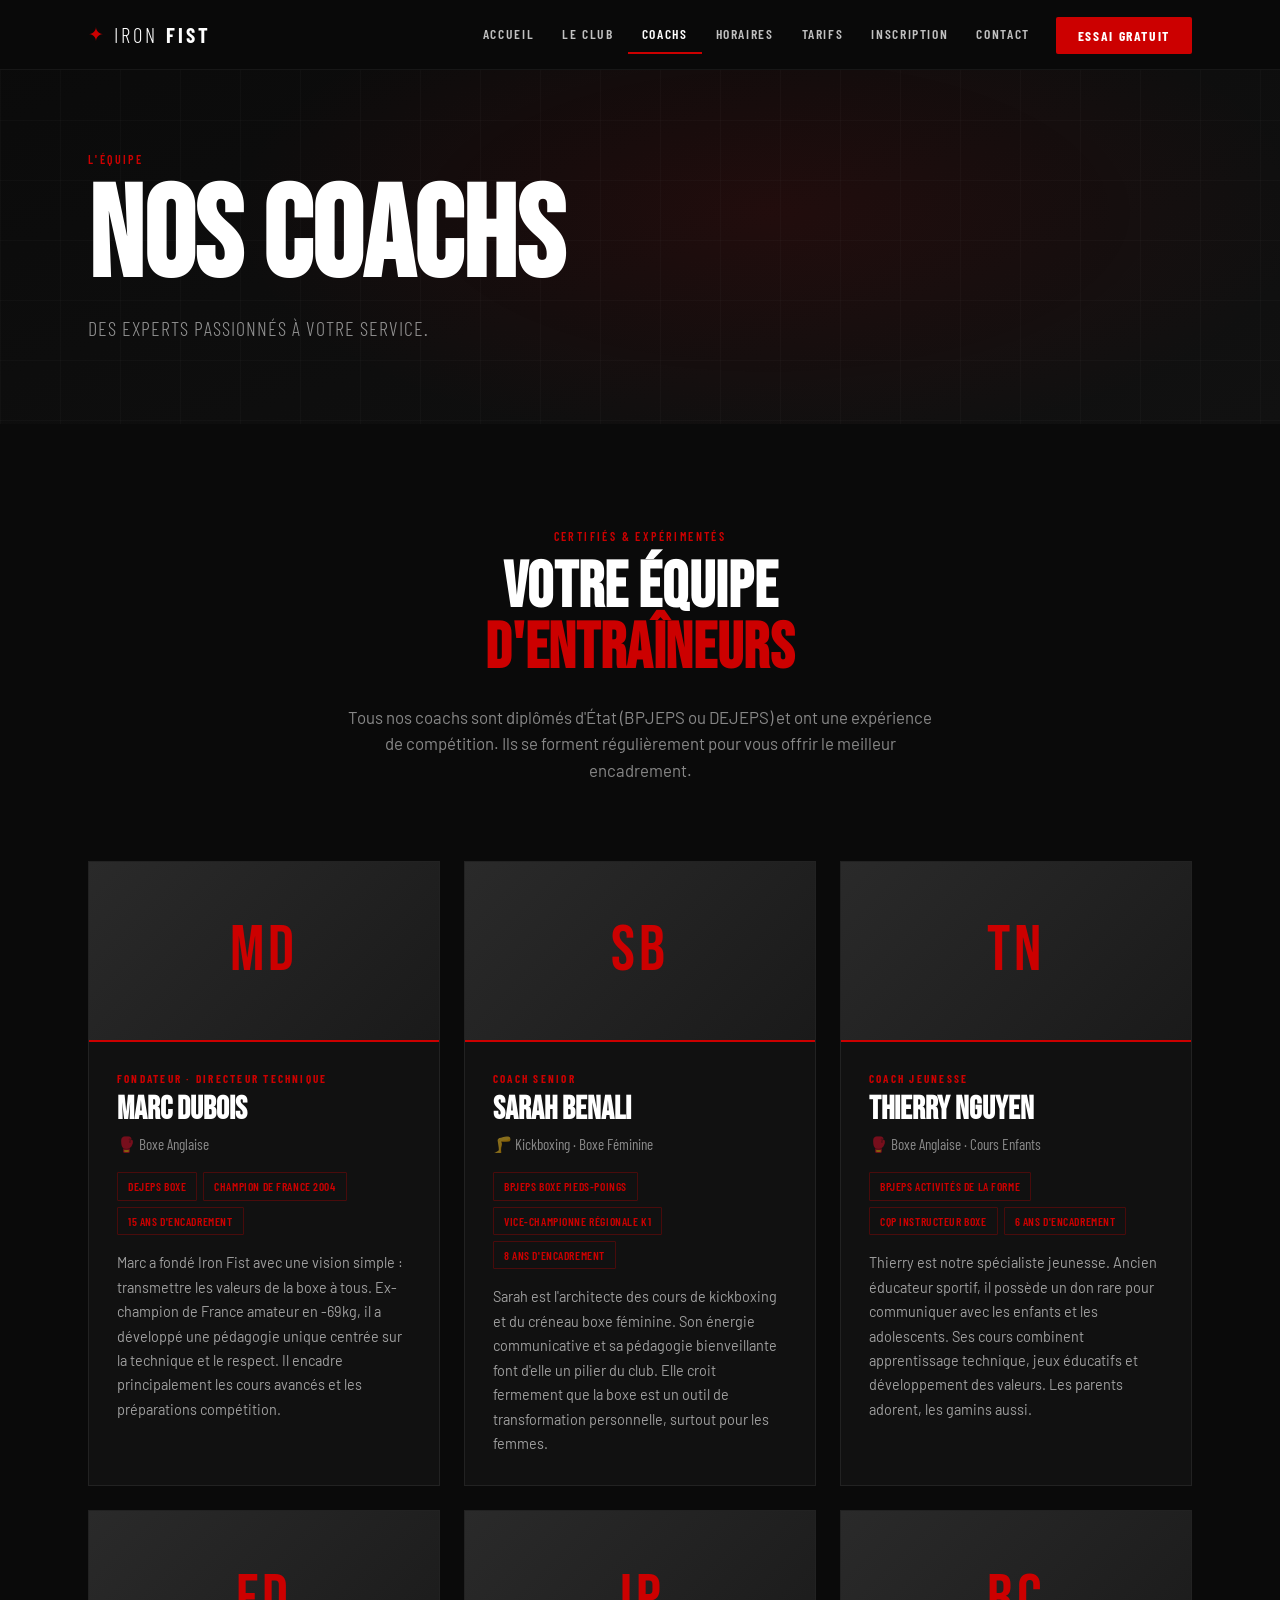
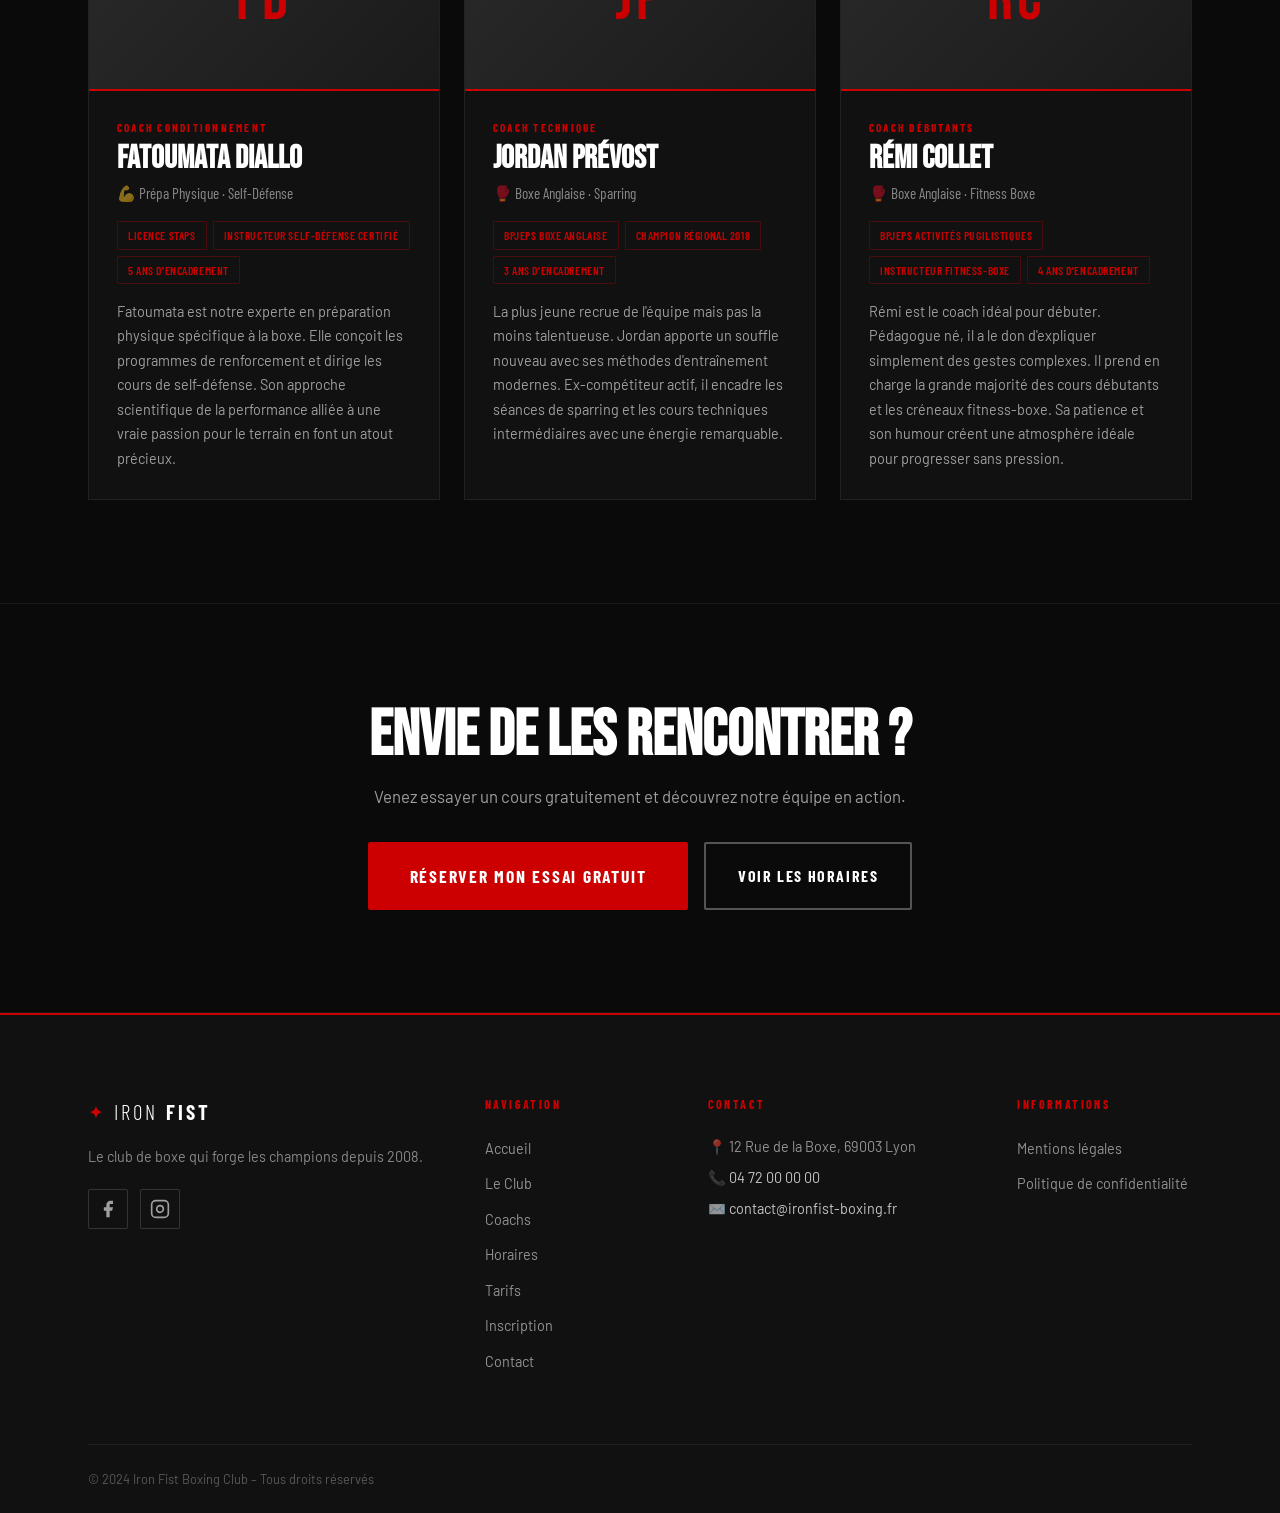
<file: coachs.html>
<!DOCTYPE html>
<html lang="fr">
<head>
  <meta charset="UTF-8">
  <meta name="viewport" content="width=device-width, initial-scale=1.0">
  <title>Nos Coachs | Iron Fist Boxing Club Lyon</title>
  <meta name="description" content="Découvrez l'équipe de coachs certifiés d'Iron Fist Boxing Club : boxe anglaise, kickboxing, self-défense. Tous diplômés d'État et compétiteurs expérimentés.">
  <link rel="preconnect" href="https://fonts.googleapis.com">
  <link href="https://fonts.googleapis.com/css2?family=Bebas+Neue&family=Barlow+Condensed:ital,wght@0,300;0,400;0,600;0,700;1,400&family=Barlow:wght@300;400;500&display=swap" rel="stylesheet">
  <link rel="stylesheet" href="style.css">
</head>
<body>

  <header class="header" role="banner">
    <nav class="nav" role="navigation" aria-label="Navigation principale">
      <a href="index.html" class="nav__logo" aria-label="Iron Fist Boxing Club - Accueil">
        <span class="logo-icon" aria-hidden="true">✦</span>
        <span class="logo-text">IRON <strong>FIST</strong></span>
      </a>
      <button class="nav__burger" id="burgerBtn" aria-label="Ouvrir le menu" aria-expanded="false" aria-controls="navMenu">
        <span></span><span></span><span></span>
      </button>
      <ul class="nav__menu" id="navMenu" role="list">
        <li><a href="index.html" class="nav__link">Accueil</a></li>
        <li><a href="club.html" class="nav__link">Le Club</a></li>
        <li><a href="coachs.html" class="nav__link active" aria-current="page">Coachs</a></li>
        <li><a href="horaires.html" class="nav__link">Horaires</a></li>
        <li><a href="tarifs.html" class="nav__link">Tarifs</a></li>
        <li><a href="inscription.html" class="nav__link">Inscription</a></li>
        <li><a href="contact.html" class="nav__link">Contact</a></li>
        <li><a href="inscription.html" class="nav__cta">Essai Gratuit</a></li>
      </ul>
    </nav>
  </header>

  <main id="main-content">

    <section class="page-hero" aria-label="En-tête page Coachs">
      <div class="page-hero__bg" aria-hidden="true"></div>
      <div class="container">
        <div class="page-hero__content">
          <div class="section-tag reveal">L'équipe</div>
          <h1 class="page-hero__title reveal">Nos Coachs</h1>
          <p class="page-hero__sub reveal">Des experts passionnés à votre service.</p>
        </div>
      </div>
    </section>

    <section class="section" aria-labelledby="coaches-title">
      <div class="container">
        <div class="section-header reveal">
          <div class="section-tag">Certifiés & expérimentés</div>
          <h2 id="coaches-title" class="section-title">Votre équipe<br><em>d'entraîneurs</em></h2>
          <p class="section-desc">Tous nos coachs sont diplômés d'État (BPJEPS ou DEJEPS) et ont une expérience de compétition. Ils se forment régulièrement pour vous offrir le meilleur encadrement.</p>
        </div>

        <div class="coaches__grid">

          <article class="coach-card reveal" aria-label="Coach Marc Dubois">
            <div class="coach-card__avatar" aria-hidden="true">
              <div class="coach-avatar-placeholder">MD</div>
            </div>
            <div class="coach-card__body">
              <div class="coach-card__specialty">Fondateur · Directeur technique</div>
              <h3 class="coach-card__name">Marc Dubois</h3>
              <p class="coach-card__discipline">🥊 Boxe Anglaise</p>
              <div class="coach-card__credentials">
                <span>DEJEPS Boxe</span>
                <span>Champion de France 2004</span>
                <span>15 ans d'encadrement</span>
              </div>
              <p class="coach-card__bio">Marc a fondé Iron Fist avec une vision simple : transmettre les valeurs de la boxe à tous. Ex-champion de France amateur en -69kg, il a développé une pédagogie unique centrée sur la technique et le respect. Il encadre principalement les cours avancés et les préparations compétition.</p>
            </div>
          </article>

          <article class="coach-card reveal" aria-label="Coach Sarah Benali">
            <div class="coach-card__avatar" aria-hidden="true">
              <div class="coach-avatar-placeholder">SB</div>
            </div>
            <div class="coach-card__body">
              <div class="coach-card__specialty">Coach senior</div>
              <h3 class="coach-card__name">Sarah Benali</h3>
              <p class="coach-card__discipline">🦵 Kickboxing · Boxe Féminine</p>
              <div class="coach-card__credentials">
                <span>BPJEPS Boxe Pieds-Poings</span>
                <span>Vice-championne régionale K1</span>
                <span>8 ans d'encadrement</span>
              </div>
              <p class="coach-card__bio">Sarah est l'architecte des cours de kickboxing et du créneau boxe féminine. Son énergie communicative et sa pédagogie bienveillante font d'elle un pilier du club. Elle croit fermement que la boxe est un outil de transformation personnelle, surtout pour les femmes.</p>
            </div>
          </article>

          <article class="coach-card reveal" aria-label="Coach Thierry Nguyen">
            <div class="coach-card__avatar" aria-hidden="true">
              <div class="coach-avatar-placeholder">TN</div>
            </div>
            <div class="coach-card__body">
              <div class="coach-card__specialty">Coach jeunesse</div>
              <h3 class="coach-card__name">Thierry Nguyen</h3>
              <p class="coach-card__discipline">🥊 Boxe Anglaise · Cours Enfants</p>
              <div class="coach-card__credentials">
                <span>BPJEPS Activités de la forme</span>
                <span>CQP Instructeur Boxe</span>
                <span>6 ans d'encadrement</span>
              </div>
              <p class="coach-card__bio">Thierry est notre spécialiste jeunesse. Ancien éducateur sportif, il possède un don rare pour communiquer avec les enfants et les adolescents. Ses cours combinent apprentissage technique, jeux éducatifs et développement des valeurs. Les parents adorent, les gamins aussi.</p>
            </div>
          </article>

          <article class="coach-card reveal" aria-label="Coach Fatoumata Diallo">
            <div class="coach-card__avatar" aria-hidden="true">
              <div class="coach-avatar-placeholder">FD</div>
            </div>
            <div class="coach-card__body">
              <div class="coach-card__specialty">Coach conditionnement</div>
              <h3 class="coach-card__name">Fatoumata Diallo</h3>
              <p class="coach-card__discipline">💪 Prépa Physique · Self-Défense</p>
              <div class="coach-card__credentials">
                <span>Licence STAPS</span>
                <span>Instructeur self-défense certifié</span>
                <span>5 ans d'encadrement</span>
              </div>
              <p class="coach-card__bio">Fatoumata est notre experte en préparation physique spécifique à la boxe. Elle conçoit les programmes de renforcement et dirige les cours de self-défense. Son approche scientifique de la performance alliée à une vraie passion pour le terrain en font un atout précieux.</p>
            </div>
          </article>

          <article class="coach-card reveal" aria-label="Coach Jordan Prévost">
            <div class="coach-card__avatar" aria-hidden="true">
              <div class="coach-avatar-placeholder">JP</div>
            </div>
            <div class="coach-card__body">
              <div class="coach-card__specialty">Coach technique</div>
              <h3 class="coach-card__name">Jordan Prévost</h3>
              <p class="coach-card__discipline">🥊 Boxe Anglaise · Sparring</p>
              <div class="coach-card__credentials">
                <span>BPJEPS Boxe Anglaise</span>
                <span>Champion régional 2018</span>
                <span>3 ans d'encadrement</span>
              </div>
              <p class="coach-card__bio">La plus jeune recrue de l'équipe mais pas la moins talentueuse. Jordan apporte un souffle nouveau avec ses méthodes d'entraînement modernes. Ex-compétiteur actif, il encadre les séances de sparring et les cours techniques intermédiaires avec une énergie remarquable.</p>
            </div>
          </article>

          <article class="coach-card reveal" aria-label="Coach Rémi Collet">
            <div class="coach-card__avatar" aria-hidden="true">
              <div class="coach-avatar-placeholder">RC</div>
            </div>
            <div class="coach-card__body">
              <div class="coach-card__specialty">Coach débutants</div>
              <h3 class="coach-card__name">Rémi Collet</h3>
              <p class="coach-card__discipline">🥊 Boxe Anglaise · Fitness Boxe</p>
              <div class="coach-card__credentials">
                <span>BPJEPS Activités pugilistiques</span>
                <span>Instructeur Fitness-Boxe</span>
                <span>4 ans d'encadrement</span>
              </div>
              <p class="coach-card__bio">Rémi est le coach idéal pour débuter. Pédagogue né, il a le don d'expliquer simplement des gestes complexes. Il prend en charge la grande majorité des cours débutants et les créneaux fitness-boxe. Sa patience et son humour créent une atmosphère idéale pour progresser sans pression.</p>
            </div>
          </article>

        </div>
      </div>
    </section>

    <!-- CTA -->
    <section class="cta-band section section--dark" aria-labelledby="cta-coaches">
      <div class="container">
        <div class="cta-band__content reveal">
          <h2 id="cta-coaches">Envie de les rencontrer ?</h2>
          <p>Venez essayer un cours gratuitement et découvrez notre équipe en action.</p>
          <div class="cta-band__actions">
            <a href="inscription.html" class="btn btn--primary btn--large">Réserver mon essai gratuit</a>
            <a href="horaires.html" class="btn btn--ghost">Voir les horaires</a>
          </div>
        </div>
      </div>
    </section>

  </main>

  <footer class="footer" role="contentinfo">
    <div class="container">
      <div class="footer__grid">
        <div class="footer__brand">
          <a href="index.html" class="nav__logo"><span class="logo-icon" aria-hidden="true">✦</span><span class="logo-text">IRON <strong>FIST</strong></span></a>
          <p>Le club de boxe qui forge les champions depuis 2008.</p>
          <div class="footer__social">
            <a href="https://facebook.com" target="_blank" rel="noopener noreferrer" class="social-link" aria-label="Facebook"><svg width="20" height="20" viewBox="0 0 24 24" fill="currentColor" aria-hidden="true"><path d="M18 2h-3a5 5 0 0 0-5 5v3H7v4h3v8h4v-8h3l1-4h-4V7a1 1 0 0 1 1-1h3z"/></svg></a>
            <a href="https://instagram.com" target="_blank" rel="noopener noreferrer" class="social-link" aria-label="Instagram"><svg width="20" height="20" viewBox="0 0 24 24" fill="none" stroke="currentColor" stroke-width="2" aria-hidden="true"><rect x="2" y="2" width="20" height="20" rx="5" ry="5"/><path d="M16 11.37A4 4 0 1 1 12.63 8 4 4 0 0 1 16 11.37z"/><line x1="17.5" y1="6.5" x2="17.51" y2="6.5"/></svg></a>
          </div>
        </div>
        <nav class="footer__nav" aria-label="Navigation secondaire"><h3>Navigation</h3><ul role="list"><li><a href="index.html">Accueil</a></li><li><a href="club.html">Le Club</a></li><li><a href="coachs.html">Coachs</a></li><li><a href="horaires.html">Horaires</a></li><li><a href="tarifs.html">Tarifs</a></li><li><a href="inscription.html">Inscription</a></li><li><a href="contact.html">Contact</a></li></ul></nav>
        <div class="footer__contact"><h3>Contact</h3><address><p>📍 12 Rue de la Boxe, 69003 Lyon</p><p>📞 <a href="tel:+33472000000">04 72 00 00 00</a></p><p>✉️ <a href="mailto:contact@ironfist-boxing.fr">contact@ironfist-boxing.fr</a></p></address></div>
        <div class="footer__legal"><h3>Informations</h3><ul role="list"><li><a href="mentions-legales.html">Mentions légales</a></li><li><a href="confidentialite.html">Politique de confidentialité</a></li></ul></div>
      </div>
      <div class="footer__bottom"><p>&copy; 2024 Iron Fist Boxing Club – Tous droits réservés</p></div>
    </div>
  </footer>

  <script src="script.js"></script>
</body>
</html>
</file>
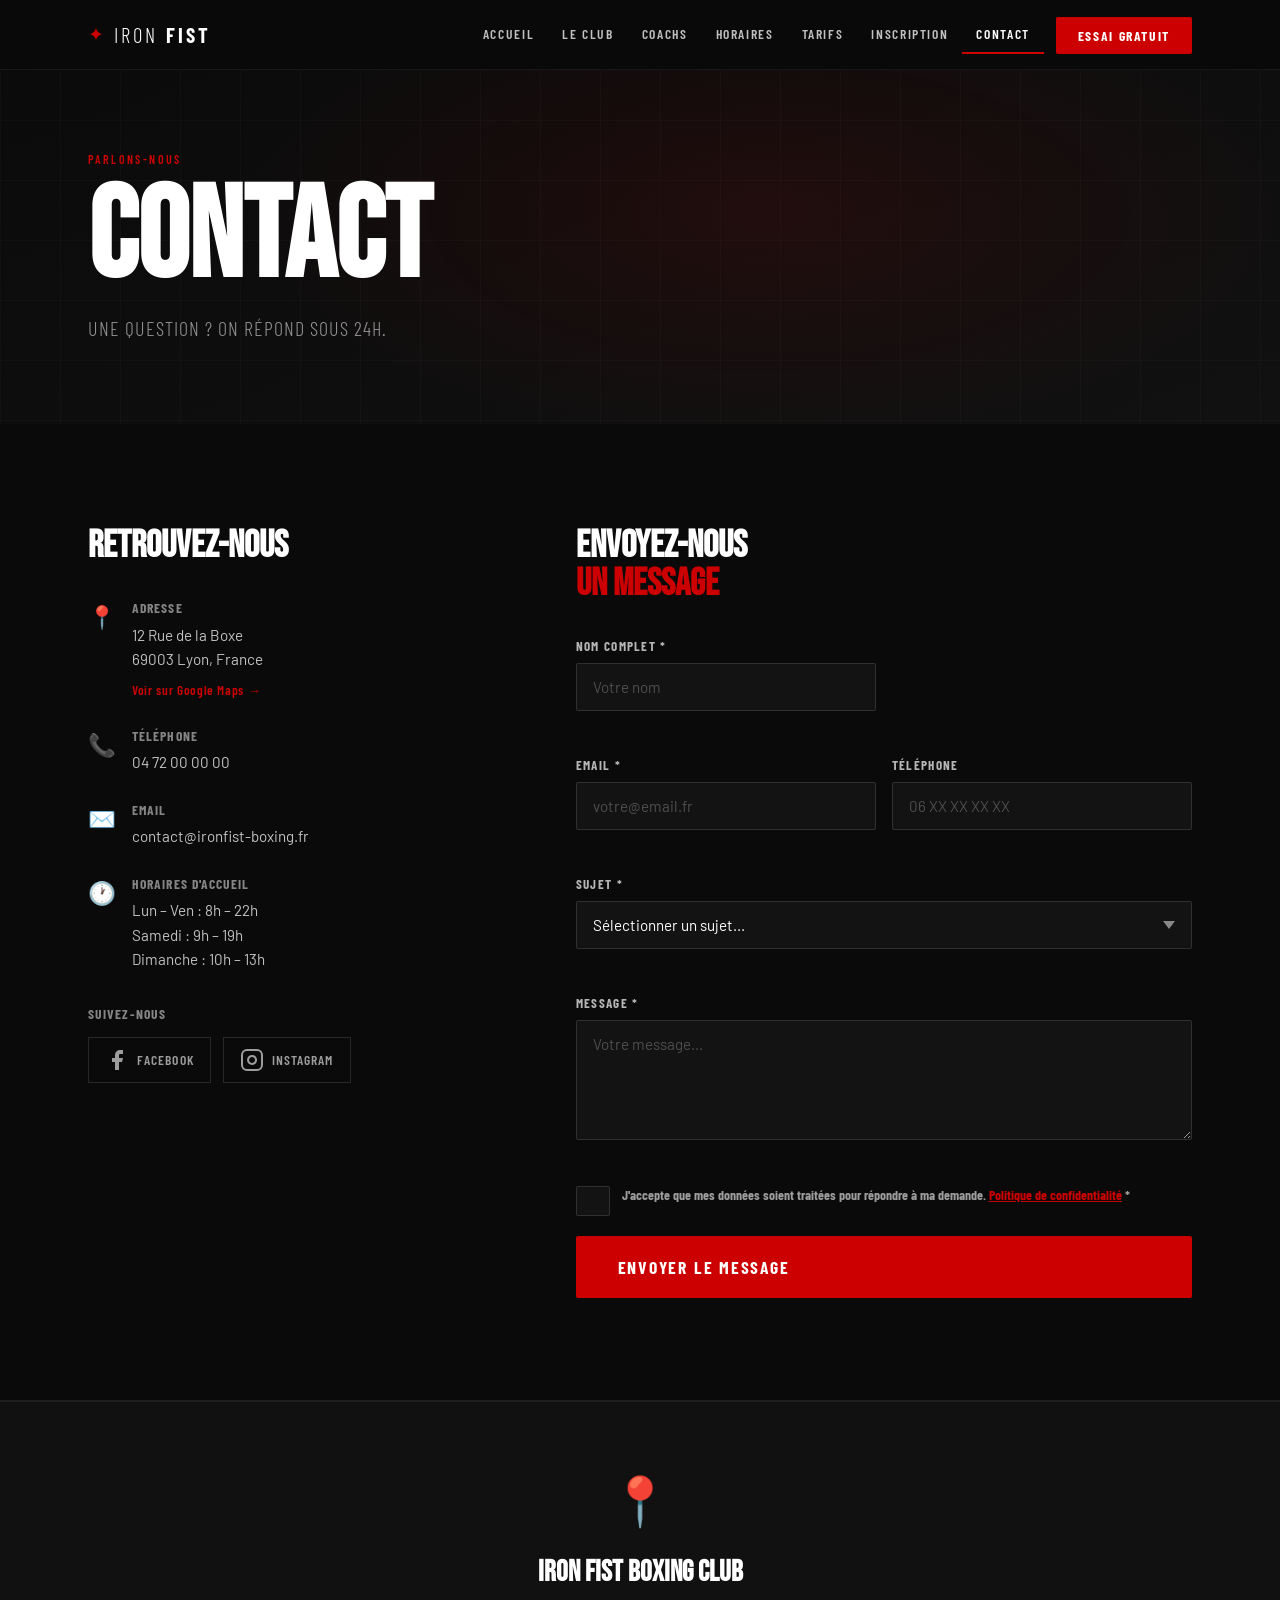
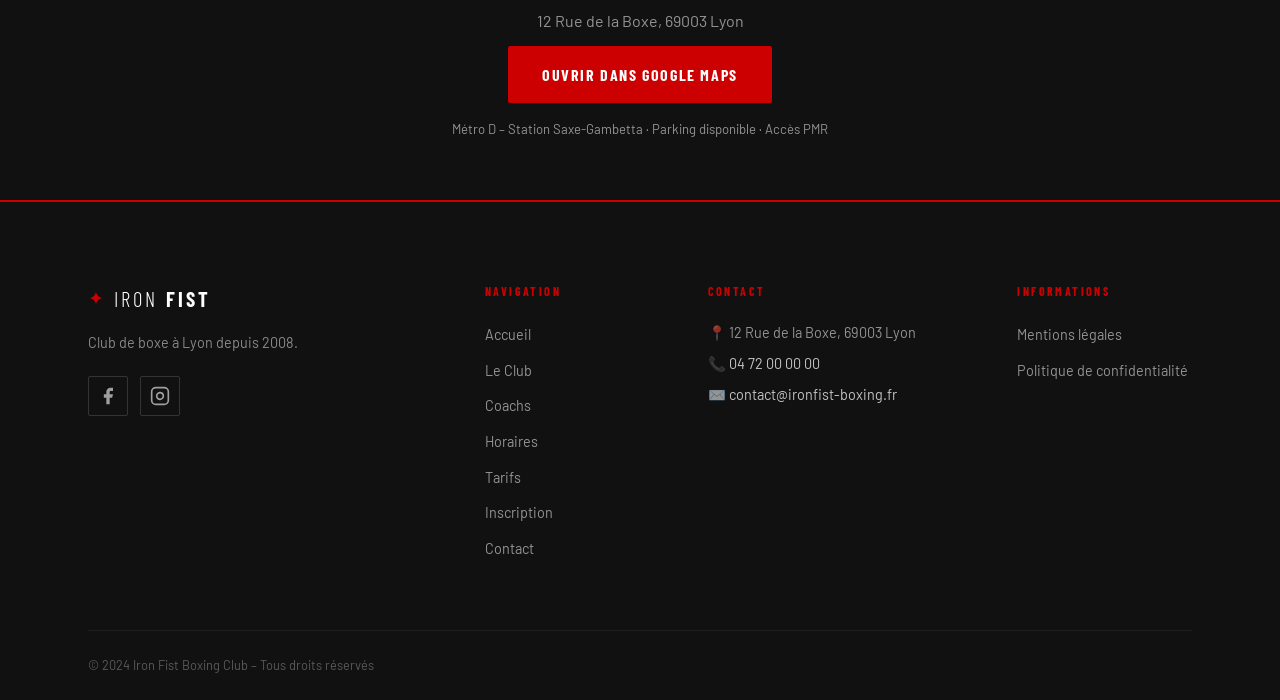
<file: contact.html>
<!DOCTYPE html>
<html lang="fr">
<head>
  <meta charset="UTF-8">
  <meta name="viewport" content="width=device-width, initial-scale=1.0">
  <title>Contact | Iron Fist Boxing Club Lyon</title>
  <meta name="description" content="Contactez Iron Fist Boxing Club à Lyon. Adresse, téléphone, email, formulaire de contact. 12 Rue de la Boxe, 69003 Lyon.">
  <link rel="preconnect" href="https://fonts.googleapis.com">
  <link href="https://fonts.googleapis.com/css2?family=Bebas+Neue&family=Barlow+Condensed:ital,wght@0,300;0,400;0,600;0,700;1,400&family=Barlow:wght@300;400;500&display=swap" rel="stylesheet">
  <link rel="stylesheet" href="style.css">
</head>
<body>

  <header class="header" role="banner">
    <nav class="nav" role="navigation" aria-label="Navigation principale">
      <a href="index.html" class="nav__logo" aria-label="Iron Fist Boxing Club - Accueil">
        <span class="logo-icon" aria-hidden="true">✦</span>
        <span class="logo-text">IRON <strong>FIST</strong></span>
      </a>
      <button class="nav__burger" id="burgerBtn" aria-label="Ouvrir le menu" aria-expanded="false" aria-controls="navMenu">
        <span></span><span></span><span></span>
      </button>
      <ul class="nav__menu" id="navMenu" role="list">
        <li><a href="index.html" class="nav__link">Accueil</a></li>
        <li><a href="club.html" class="nav__link">Le Club</a></li>
        <li><a href="coachs.html" class="nav__link">Coachs</a></li>
        <li><a href="horaires.html" class="nav__link">Horaires</a></li>
        <li><a href="tarifs.html" class="nav__link">Tarifs</a></li>
        <li><a href="inscription.html" class="nav__link">Inscription</a></li>
        <li><a href="contact.html" class="nav__link active" aria-current="page">Contact</a></li>
        <li><a href="inscription.html" class="nav__cta">Essai Gratuit</a></li>
      </ul>
    </nav>
  </header>

  <main id="main-content">

    <section class="page-hero" aria-label="En-tête page Contact">
      <div class="page-hero__bg" aria-hidden="true"></div>
      <div class="container">
        <div class="page-hero__content">
          <div class="section-tag reveal">Parlons-nous</div>
          <h1 class="page-hero__title reveal">Contact</h1>
          <p class="page-hero__sub reveal">Une question ? On répond sous 24h.</p>
        </div>
      </div>
    </section>

    <section class="section" aria-labelledby="contact-title">
      <div class="container">
        <div class="contact-layout">

          <!-- INFOS -->
          <div class="contact-info reveal">
            <h2 id="contact-title" class="section-title--sm">Retrouvez-nous</h2>

            <div class="contact-info__items">
              <div class="contact-info__item">
                <span class="contact-info__icon" aria-hidden="true">📍</span>
                <div>
                  <strong>Adresse</strong>
                  <address>12 Rue de la Boxe<br>69003 Lyon, France</address>
                  <a href="https://maps.google.com/?q=Lyon+France" target="_blank" rel="noopener" class="contact-info__link">Voir sur Google Maps →</a>
                </div>
              </div>
              <div class="contact-info__item">
                <span class="contact-info__icon" aria-hidden="true">📞</span>
                <div>
                  <strong>Téléphone</strong>
                  <p><a href="tel:+33472000000">04 72 00 00 00</a></p>
                </div>
              </div>
              <div class="contact-info__item">
                <span class="contact-info__icon" aria-hidden="true">✉️</span>
                <div>
                  <strong>Email</strong>
                  <p><a href="mailto:contact@ironfist-boxing.fr">contact@ironfist-boxing.fr</a></p>
                </div>
              </div>
              <div class="contact-info__item">
                <span class="contact-info__icon" aria-hidden="true">🕐</span>
                <div>
                  <strong>Horaires d'accueil</strong>
                  <p>Lun – Ven : 8h – 22h<br>Samedi : 9h – 19h<br>Dimanche : 10h – 13h</p>
                </div>
              </div>
            </div>

            <div class="contact-info__social">
              <strong>Suivez-nous</strong>
              <div class="social-links-large">
                <a href="https://facebook.com" target="_blank" rel="noopener noreferrer" class="social-link-large" aria-label="Page Facebook Iron Fist Boxing">
                  <svg width="24" height="24" viewBox="0 0 24 24" fill="currentColor" aria-hidden="true"><path d="M18 2h-3a5 5 0 0 0-5 5v3H7v4h3v8h4v-8h3l1-4h-4V7a1 1 0 0 1 1-1h3z"/></svg>
                  Facebook
                </a>
                <a href="https://instagram.com" target="_blank" rel="noopener noreferrer" class="social-link-large" aria-label="Compte Instagram Iron Fist Boxing">
                  <svg width="24" height="24" viewBox="0 0 24 24" fill="none" stroke="currentColor" stroke-width="2" aria-hidden="true"><rect x="2" y="2" width="20" height="20" rx="5" ry="5"/><path d="M16 11.37A4 4 0 1 1 12.63 8 4 4 0 0 1 16 11.37z"/><line x1="17.5" y1="6.5" x2="17.51" y2="6.5"/></svg>
                  Instagram
                </a>
              </div>
            </div>
          </div>

          <!-- FORMULAIRE -->
          <div class="contact-form-wrap reveal">
            <h2 class="section-title--sm">Envoyez-nous<br><em>un message</em></h2>
            <form class="contact-form" id="contactForm" novalidate aria-label="Formulaire de contact">
              <div class="form-row">
                <div class="form-group">
                  <label for="contact-nom">Nom complet <span aria-hidden="true">*</span><span class="sr-only">(obligatoire)</span></label>
                  <input type="text" id="contact-nom" name="nom" required autocomplete="name" placeholder="Votre nom" aria-required="true">
                  <span class="form-error" role="alert" aria-live="polite"></span>
                </div>
              </div>
              <div class="form-row">
                <div class="form-group">
                  <label for="contact-email">Email <span aria-hidden="true">*</span><span class="sr-only">(obligatoire)</span></label>
                  <input type="email" id="contact-email" name="email" required autocomplete="email" placeholder="votre@email.fr" aria-required="true">
                  <span class="form-error" role="alert" aria-live="polite"></span>
                </div>
                <div class="form-group">
                  <label for="contact-tel">Téléphone</label>
                  <input type="tel" id="contact-tel" name="telephone" autocomplete="tel" placeholder="06 XX XX XX XX">
                  <span class="form-error" role="alert" aria-live="polite"></span>
                </div>
              </div>
              <div class="form-group">
                <label for="contact-sujet">Sujet <span aria-hidden="true">*</span><span class="sr-only">(obligatoire)</span></label>
                <select id="contact-sujet" name="sujet" required aria-required="true">
                  <option value="">Sélectionner un sujet...</option>
                  <option value="essai">Réserver un essai gratuit</option>
                  <option value="inscription">Modalités d'inscription</option>
                  <option value="tarifs">Renseignements tarifs</option>
                  <option value="horaires">Renseignements horaires</option>
                  <option value="autre">Autre</option>
                </select>
                <span class="form-error" role="alert" aria-live="polite"></span>
              </div>
              <div class="form-group">
                <label for="contact-message">Message <span aria-hidden="true">*</span><span class="sr-only">(obligatoire)</span></label>
                <textarea id="contact-message" name="message" rows="5" required placeholder="Votre message..." aria-required="true"></textarea>
                <span class="form-error" role="alert" aria-live="polite"></span>
              </div>
              <div class="form-group form-group--checkbox">
                <input type="checkbox" id="contact-rgpd" name="rgpd" required aria-required="true">
                <label for="contact-rgpd">J'accepte que mes données soient traitées pour répondre à ma demande. <a href="confidentialite.html">Politique de confidentialité</a> <span aria-hidden="true">*</span></label>
                <span class="form-error" role="alert" aria-live="polite"></span>
              </div>
              <button type="submit" class="btn btn--primary btn--large">Envoyer le message</button>
              <div class="form-success" id="contactSuccess" hidden role="alert" aria-live="polite">
                ✅ <strong>Message envoyé !</strong> Nous vous répondrons dans les 24 heures ouvrées.
              </div>
            </form>
          </div>

        </div>
      </div>
    </section>

    <!-- CARTE -->
    <section class="map-section" aria-label="Carte de localisation">
      <div class="map-placeholder" role="img" aria-label="Carte de localisation : 12 Rue de la Boxe, 69003 Lyon">
        <div class="map-placeholder__content">
          <span class="map-pin" aria-hidden="true">📍</span>
          <strong>Iron Fist Boxing Club</strong>
          <p>12 Rue de la Boxe, 69003 Lyon</p>
          <a href="https://maps.google.com/?q=12+Rue+de+la+Boxe+69003+Lyon" target="_blank" rel="noopener noreferrer" class="btn btn--primary">Ouvrir dans Google Maps</a>
          <p class="map-note">Métro D – Station Saxe-Gambetta · Parking disponible · Accès PMR</p>
        </div>
      </div>
    </section>

  </main>

  <footer class="footer" role="contentinfo">
    <div class="container">
      <div class="footer__grid">
        <div class="footer__brand"><a href="index.html" class="nav__logo"><span class="logo-icon" aria-hidden="true">✦</span><span class="logo-text">IRON <strong>FIST</strong></span></a><p>Club de boxe à Lyon depuis 2008.</p><div class="footer__social"><a href="https://facebook.com" target="_blank" rel="noopener noreferrer" class="social-link" aria-label="Facebook"><svg width="20" height="20" viewBox="0 0 24 24" fill="currentColor" aria-hidden="true"><path d="M18 2h-3a5 5 0 0 0-5 5v3H7v4h3v8h4v-8h3l1-4h-4V7a1 1 0 0 1 1-1h3z"/></svg></a><a href="https://instagram.com" target="_blank" rel="noopener noreferrer" class="social-link" aria-label="Instagram"><svg width="20" height="20" viewBox="0 0 24 24" fill="none" stroke="currentColor" stroke-width="2" aria-hidden="true"><rect x="2" y="2" width="20" height="20" rx="5" ry="5"/><path d="M16 11.37A4 4 0 1 1 12.63 8 4 4 0 0 1 16 11.37z"/><line x1="17.5" y1="6.5" x2="17.51" y2="6.5"/></svg></a></div></div>
        <nav class="footer__nav" aria-label="Navigation secondaire"><h3>Navigation</h3><ul role="list"><li><a href="index.html">Accueil</a></li><li><a href="club.html">Le Club</a></li><li><a href="coachs.html">Coachs</a></li><li><a href="horaires.html">Horaires</a></li><li><a href="tarifs.html">Tarifs</a></li><li><a href="inscription.html">Inscription</a></li><li><a href="contact.html">Contact</a></li></ul></nav>
        <div class="footer__contact"><h3>Contact</h3><address><p>📍 12 Rue de la Boxe, 69003 Lyon</p><p>📞 <a href="tel:+33472000000">04 72 00 00 00</a></p><p>✉️ <a href="mailto:contact@ironfist-boxing.fr">contact@ironfist-boxing.fr</a></p></address></div>
        <div class="footer__legal"><h3>Informations</h3><ul role="list"><li><a href="mentions-legales.html">Mentions légales</a></li><li><a href="confidentialite.html">Politique de confidentialité</a></li></ul></div>
      </div>
      <div class="footer__bottom"><p>&copy; 2024 Iron Fist Boxing Club – Tous droits réservés</p></div>
    </div>
  </footer>

  <script src="script.js"></script>
</body>
</html>
</file>
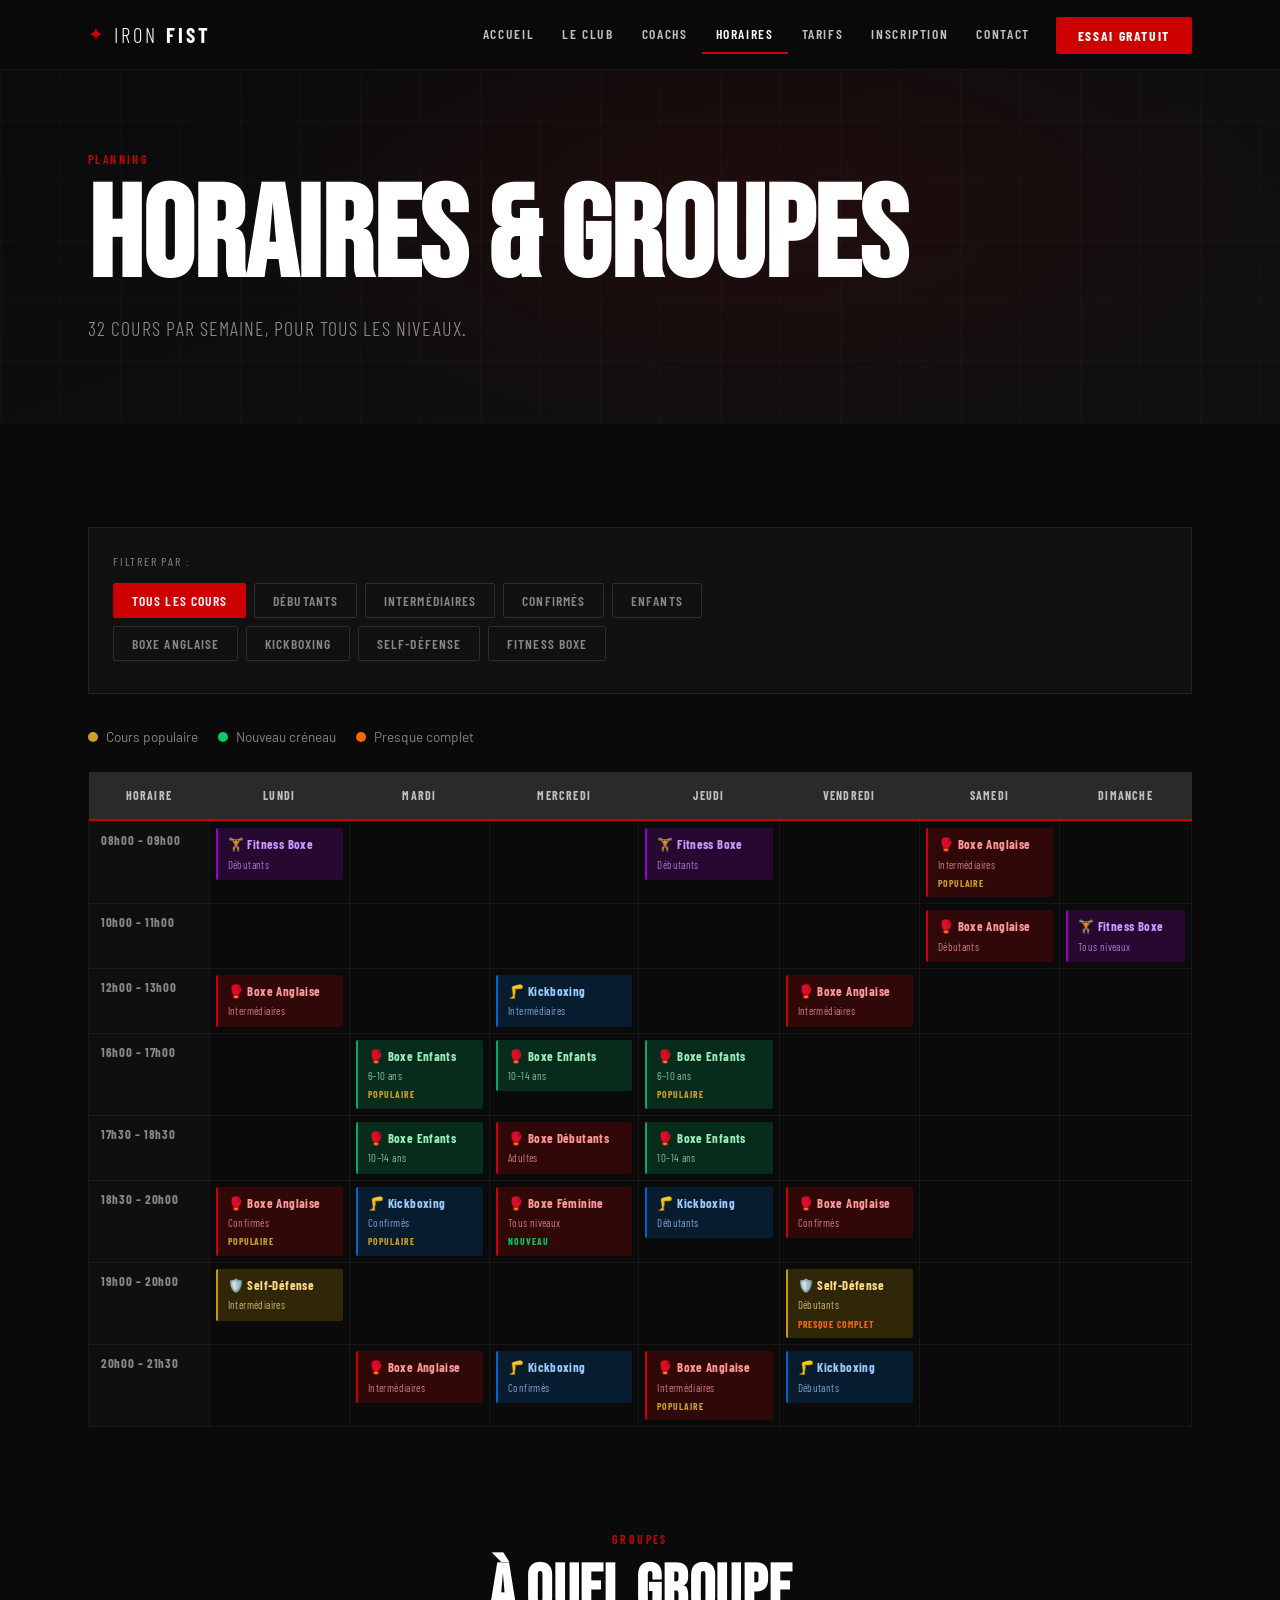
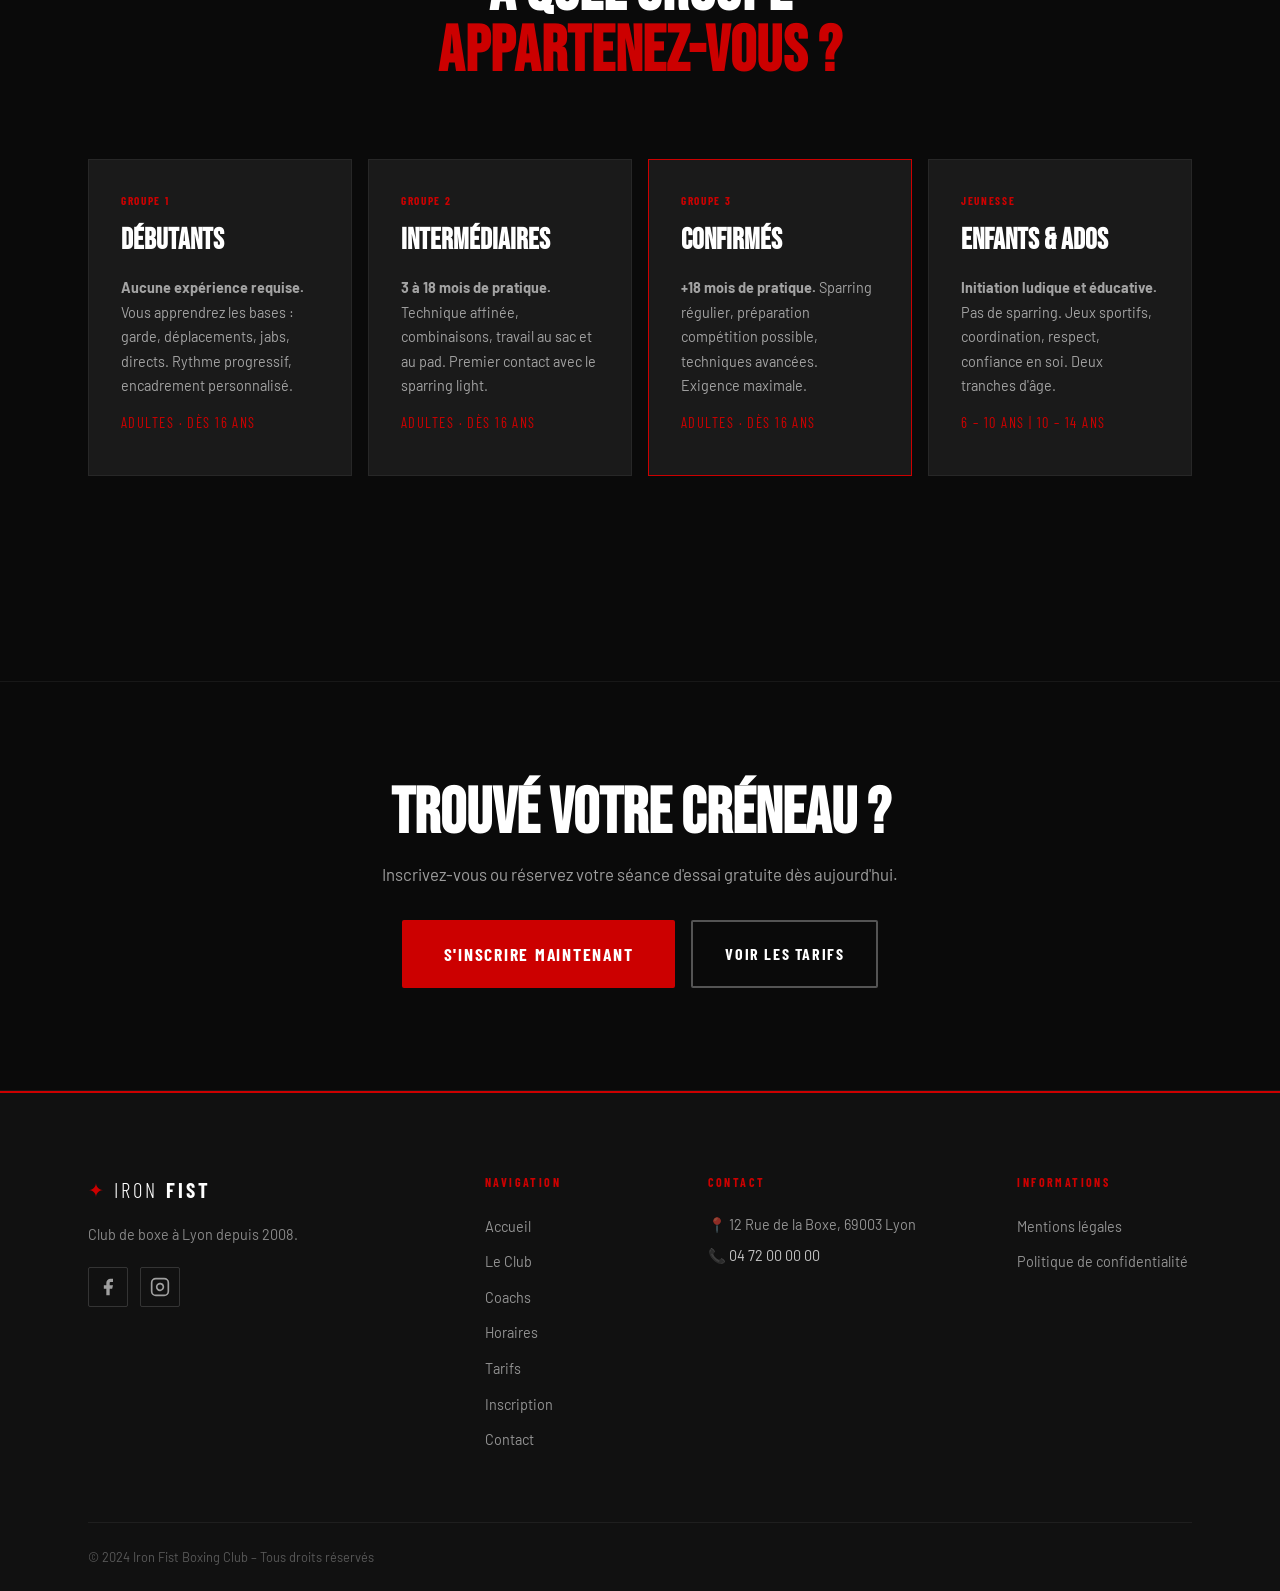
<file: horaires.html>
<!DOCTYPE html>
<html lang="fr">
<head>
  <meta charset="UTF-8">
  <meta name="viewport" content="width=device-width, initial-scale=1.0">
  <title>Groupes & Horaires | Iron Fist Boxing Club Lyon</title>
  <meta name="description" content="Consultez les horaires des cours de boxe à Iron Fist Lyon : débutants, intermédiaires, confirmés, enfants. Boxe anglaise, kickboxing, self-défense.">
  <link rel="preconnect" href="https://fonts.googleapis.com">
  <link href="https://fonts.googleapis.com/css2?family=Bebas+Neue&family=Barlow+Condensed:ital,wght@0,300;0,400;0,600;0,700;1,400&family=Barlow:wght@300;400;500&display=swap" rel="stylesheet">
  <link rel="stylesheet" href="style.css">
</head>
<body>

  <header class="header" role="banner">
    <nav class="nav" role="navigation" aria-label="Navigation principale">
      <a href="index.html" class="nav__logo" aria-label="Iron Fist Boxing Club - Accueil">
        <span class="logo-icon" aria-hidden="true">✦</span>
        <span class="logo-text">IRON <strong>FIST</strong></span>
      </a>
      <button class="nav__burger" id="burgerBtn" aria-label="Ouvrir le menu" aria-expanded="false" aria-controls="navMenu">
        <span></span><span></span><span></span>
      </button>
      <ul class="nav__menu" id="navMenu" role="list">
        <li><a href="index.html" class="nav__link">Accueil</a></li>
        <li><a href="club.html" class="nav__link">Le Club</a></li>
        <li><a href="coachs.html" class="nav__link">Coachs</a></li>
        <li><a href="horaires.html" class="nav__link active" aria-current="page">Horaires</a></li>
        <li><a href="tarifs.html" class="nav__link">Tarifs</a></li>
        <li><a href="inscription.html" class="nav__link">Inscription</a></li>
        <li><a href="contact.html" class="nav__link">Contact</a></li>
        <li><a href="inscription.html" class="nav__cta">Essai Gratuit</a></li>
      </ul>
    </nav>
  </header>

  <main id="main-content">

    <section class="page-hero" aria-label="En-tête page Horaires">
      <div class="page-hero__bg" aria-hidden="true"></div>
      <div class="container">
        <div class="page-hero__content">
          <div class="section-tag reveal">Planning</div>
          <h1 class="page-hero__title reveal">Horaires & Groupes</h1>
          <p class="page-hero__sub reveal">32 cours par semaine, pour tous les niveaux.</p>
        </div>
      </div>
    </section>

    <section class="section" aria-labelledby="schedule-title">
      <div class="container">

        <!-- FILTRES -->
        <div class="filters reveal" role="group" aria-label="Filtrer les cours">
          <p class="filters__label">Filtrer par :</p>
          <div class="filters__row">
            <button class="filter-btn active" data-filter="all">Tous les cours</button>
            <button class="filter-btn" data-filter="debutants">Débutants</button>
            <button class="filter-btn" data-filter="intermediaires">Intermédiaires</button>
            <button class="filter-btn" data-filter="confirmes">Confirmés</button>
            <button class="filter-btn" data-filter="enfants">Enfants</button>
          </div>
          <div class="filters__row">
            <button class="filter-btn" data-filter="boxe">Boxe Anglaise</button>
            <button class="filter-btn" data-filter="kickboxing">Kickboxing</button>
            <button class="filter-btn" data-filter="self-defense">Self-Défense</button>
            <button class="filter-btn" data-filter="fitness">Fitness Boxe</button>
          </div>
        </div>

        <!-- LÉGENDE -->
        <div class="schedule-legend reveal" aria-label="Légende">
          <div class="legend-item"><span class="legend-dot legend-dot--popular"></span>Cours populaire</div>
          <div class="legend-item"><span class="legend-dot legend-dot--new"></span>Nouveau créneau</div>
          <div class="legend-item"><span class="legend-dot legend-dot--full"></span>Presque complet</div>
        </div>

        <h2 id="schedule-title" class="sr-only">Tableau des horaires</h2>

        <!-- TABLEAU HORAIRES -->
        <div class="schedule-table-wrap reveal" role="region" aria-label="Tableau des horaires" tabindex="0">
          <table class="schedule-table" aria-describedby="schedule-title">
            <caption class="sr-only">Horaires des cours Iron Fist Boxing Club</caption>
            <thead>
              <tr>
                <th scope="col">Horaire</th>
                <th scope="col">Lundi</th>
                <th scope="col">Mardi</th>
                <th scope="col">Mercredi</th>
                <th scope="col">Jeudi</th>
                <th scope="col">Vendredi</th>
                <th scope="col">Samedi</th>
                <th scope="col">Dimanche</th>
              </tr>
            </thead>
            <tbody>
              <tr>
                <td class="time-cell">08h00 – 09h00</td>
                <td><div class="slot slot--fitness" data-tags="fitness debutants">🏋️ Fitness Boxe<span class="slot__level">Débutants</span></div></td>
                <td></td>
                <td></td>
                <td><div class="slot slot--fitness" data-tags="fitness debutants">🏋️ Fitness Boxe<span class="slot__level">Débutants</span></div></td>
                <td></td>
                <td><div class="slot slot--boxe slot--popular" data-tags="boxe intermediaires">🥊 Boxe Anglaise<span class="slot__level">Intermédiaires</span><span class="slot__badge popular">Populaire</span></div></td>
                <td></td>
              </tr>
              <tr>
                <td class="time-cell">10h00 – 11h00</td>
                <td></td>
                <td></td>
                <td></td>
                <td></td>
                <td></td>
                <td><div class="slot slot--boxe" data-tags="boxe debutants">🥊 Boxe Anglaise<span class="slot__level">Débutants</span></div></td>
                <td><div class="slot slot--fitness" data-tags="fitness debutants">🏋️ Fitness Boxe<span class="slot__level">Tous niveaux</span></div></td>
              </tr>
              <tr>
                <td class="time-cell">12h00 – 13h00</td>
                <td><div class="slot slot--boxe" data-tags="boxe intermediaires">🥊 Boxe Anglaise<span class="slot__level">Intermédiaires</span></div></td>
                <td></td>
                <td><div class="slot slot--kick" data-tags="kickboxing intermediaires">🦵 Kickboxing<span class="slot__level">Intermédiaires</span></div></td>
                <td></td>
                <td><div class="slot slot--boxe" data-tags="boxe intermediaires">🥊 Boxe Anglaise<span class="slot__level">Intermédiaires</span></div></td>
                <td></td>
                <td></td>
              </tr>
              <tr>
                <td class="time-cell">16h00 – 17h00</td>
                <td></td>
                <td><div class="slot slot--enfants slot--popular" data-tags="boxe enfants">🥊 Boxe Enfants<span class="slot__level">6–10 ans</span><span class="slot__badge popular">Populaire</span></div></td>
                <td><div class="slot slot--enfants" data-tags="boxe enfants">🥊 Boxe Enfants<span class="slot__level">10–14 ans</span></div></td>
                <td><div class="slot slot--enfants slot--popular" data-tags="boxe enfants">🥊 Boxe Enfants<span class="slot__level">6–10 ans</span><span class="slot__badge popular">Populaire</span></div></td>
                <td></td>
                <td></td>
                <td></td>
              </tr>
              <tr>
                <td class="time-cell">17h30 – 18h30</td>
                <td></td>
                <td><div class="slot slot--enfants" data-tags="boxe enfants">🥊 Boxe Enfants<span class="slot__level">10–14 ans</span></div></td>
                <td><div class="slot slot--boxe" data-tags="boxe debutants">🥊 Boxe Débutants<span class="slot__level">Adultes</span></div></td>
                <td><div class="slot slot--enfants" data-tags="boxe enfants">🥊 Boxe Enfants<span class="slot__level">10–14 ans</span></div></td>
                <td></td>
                <td></td>
                <td></td>
              </tr>
              <tr>
                <td class="time-cell">18h30 – 20h00</td>
                <td><div class="slot slot--boxe slot--popular" data-tags="boxe confirmes">🥊 Boxe Anglaise<span class="slot__level">Confirmés</span><span class="slot__badge popular">Populaire</span></div></td>
                <td><div class="slot slot--kick slot--popular" data-tags="kickboxing confirmes">🦵 Kickboxing<span class="slot__level">Confirmés</span><span class="slot__badge popular">Populaire</span></div></td>
                <td><div class="slot slot--boxe slot--new" data-tags="boxe debutants">🥊 Boxe Féminine<span class="slot__level">Tous niveaux</span><span class="slot__badge new">Nouveau</span></div></td>
                <td><div class="slot slot--kick" data-tags="kickboxing debutants">🦵 Kickboxing<span class="slot__level">Débutants</span></div></td>
                <td><div class="slot slot--boxe" data-tags="boxe confirmes">🥊 Boxe Anglaise<span class="slot__level">Confirmés</span></div></td>
                <td></td>
                <td></td>
              </tr>
              <tr>
                <td class="time-cell">19h00 – 20h00</td>
                <td><div class="slot slot--self" data-tags="self-defense intermediaires">🛡️ Self-Défense<span class="slot__level">Intermédiaires</span></div></td>
                <td></td>
                <td></td>
                <td></td>
                <td><div class="slot slot--self slot--full" data-tags="self-defense debutants">🛡️ Self-Défense<span class="slot__level">Débutants</span><span class="slot__badge full">Presque complet</span></div></td>
                <td></td>
                <td></td>
              </tr>
              <tr>
                <td class="time-cell">20h00 – 21h30</td>
                <td></td>
                <td><div class="slot slot--boxe" data-tags="boxe intermediaires">🥊 Boxe Anglaise<span class="slot__level">Intermédiaires</span></div></td>
                <td><div class="slot slot--kick" data-tags="kickboxing confirmes">🦵 Kickboxing<span class="slot__level">Confirmés</span></div></td>
                <td><div class="slot slot--boxe slot--popular" data-tags="boxe intermediaires">🥊 Boxe Anglaise<span class="slot__level">Intermédiaires</span><span class="slot__badge popular">Populaire</span></div></td>
                <td><div class="slot slot--kick" data-tags="kickboxing debutants">🦵 Kickboxing<span class="slot__level">Débutants</span></div></td>
                <td></td>
                <td></td>
              </tr>
            </tbody>
          </table>
        </div>

        <!-- GROUPES DESCRIPTIONS -->
        <div class="groups section" aria-labelledby="groups-title">
          <div class="section-header reveal">
            <div class="section-tag">Groupes</div>
            <h2 id="groups-title" class="section-title">À quel groupe<br><em>appartenez-vous ?</em></h2>
          </div>
          <div class="groups__grid">
            <div class="group-card reveal" data-tag="debutants">
              <div class="group-card__badge">Groupe 1</div>
              <h3>Débutants</h3>
              <p><strong>Aucune expérience requise.</strong> Vous apprendrez les bases : garde, déplacements, jabs, directs. Rythme progressif, encadrement personnalisé.</p>
              <p class="group-card__age">Adultes · Dès 16 ans</p>
            </div>
            <div class="group-card reveal" data-tag="intermediaires">
              <div class="group-card__badge">Groupe 2</div>
              <h3>Intermédiaires</h3>
              <p><strong>3 à 18 mois de pratique.</strong> Technique affinée, combinaisons, travail au sac et au pad. Premier contact avec le sparring light.</p>
              <p class="group-card__age">Adultes · Dès 16 ans</p>
            </div>
            <div class="group-card reveal group-card--featured" data-tag="confirmes">
              <div class="group-card__badge">Groupe 3</div>
              <h3>Confirmés</h3>
              <p><strong>+18 mois de pratique.</strong> Sparring régulier, préparation compétition possible, techniques avancées. Exigence maximale.</p>
              <p class="group-card__age">Adultes · Dès 16 ans</p>
            </div>
            <div class="group-card reveal" data-tag="enfants">
              <div class="group-card__badge">Jeunesse</div>
              <h3>Enfants & Ados</h3>
              <p><strong>Initiation ludique et éducative.</strong> Pas de sparring. Jeux sportifs, coordination, respect, confiance en soi. Deux tranches d'âge.</p>
              <p class="group-card__age">6 – 10 ans | 10 – 14 ans</p>
            </div>
          </div>
        </div>

      </div>
    </section>

    <section class="cta-band section section--dark" aria-labelledby="cta-schedule">
      <div class="container">
        <div class="cta-band__content reveal">
          <h2 id="cta-schedule">Trouvé votre créneau ?</h2>
          <p>Inscrivez-vous ou réservez votre séance d'essai gratuite dès aujourd'hui.</p>
          <div class="cta-band__actions">
            <a href="inscription.html" class="btn btn--primary btn--large">S'inscrire maintenant</a>
            <a href="tarifs.html" class="btn btn--ghost">Voir les tarifs</a>
          </div>
        </div>
      </div>
    </section>

  </main>

  <footer class="footer" role="contentinfo">
    <div class="container">
      <div class="footer__grid">
        <div class="footer__brand"><a href="index.html" class="nav__logo"><span class="logo-icon" aria-hidden="true">✦</span><span class="logo-text">IRON <strong>FIST</strong></span></a><p>Club de boxe à Lyon depuis 2008.</p><div class="footer__social"><a href="https://facebook.com" target="_blank" rel="noopener noreferrer" class="social-link" aria-label="Facebook"><svg width="20" height="20" viewBox="0 0 24 24" fill="currentColor" aria-hidden="true"><path d="M18 2h-3a5 5 0 0 0-5 5v3H7v4h3v8h4v-8h3l1-4h-4V7a1 1 0 0 1 1-1h3z"/></svg></a><a href="https://instagram.com" target="_blank" rel="noopener noreferrer" class="social-link" aria-label="Instagram"><svg width="20" height="20" viewBox="0 0 24 24" fill="none" stroke="currentColor" stroke-width="2" aria-hidden="true"><rect x="2" y="2" width="20" height="20" rx="5" ry="5"/><path d="M16 11.37A4 4 0 1 1 12.63 8 4 4 0 0 1 16 11.37z"/><line x1="17.5" y1="6.5" x2="17.51" y2="6.5"/></svg></a></div></div>
        <nav class="footer__nav" aria-label="Navigation secondaire"><h3>Navigation</h3><ul role="list"><li><a href="index.html">Accueil</a></li><li><a href="club.html">Le Club</a></li><li><a href="coachs.html">Coachs</a></li><li><a href="horaires.html">Horaires</a></li><li><a href="tarifs.html">Tarifs</a></li><li><a href="inscription.html">Inscription</a></li><li><a href="contact.html">Contact</a></li></ul></nav>
        <div class="footer__contact"><h3>Contact</h3><address><p>📍 12 Rue de la Boxe, 69003 Lyon</p><p>📞 <a href="tel:+33472000000">04 72 00 00 00</a></p></address></div>
        <div class="footer__legal"><h3>Informations</h3><ul role="list"><li><a href="mentions-legales.html">Mentions légales</a></li><li><a href="confidentialite.html">Politique de confidentialité</a></li></ul></div>
      </div>
      <div class="footer__bottom"><p>&copy; 2024 Iron Fist Boxing Club – Tous droits réservés</p></div>
    </div>
  </footer>

  <script src="script.js"></script>
</body>
</html>
</file>
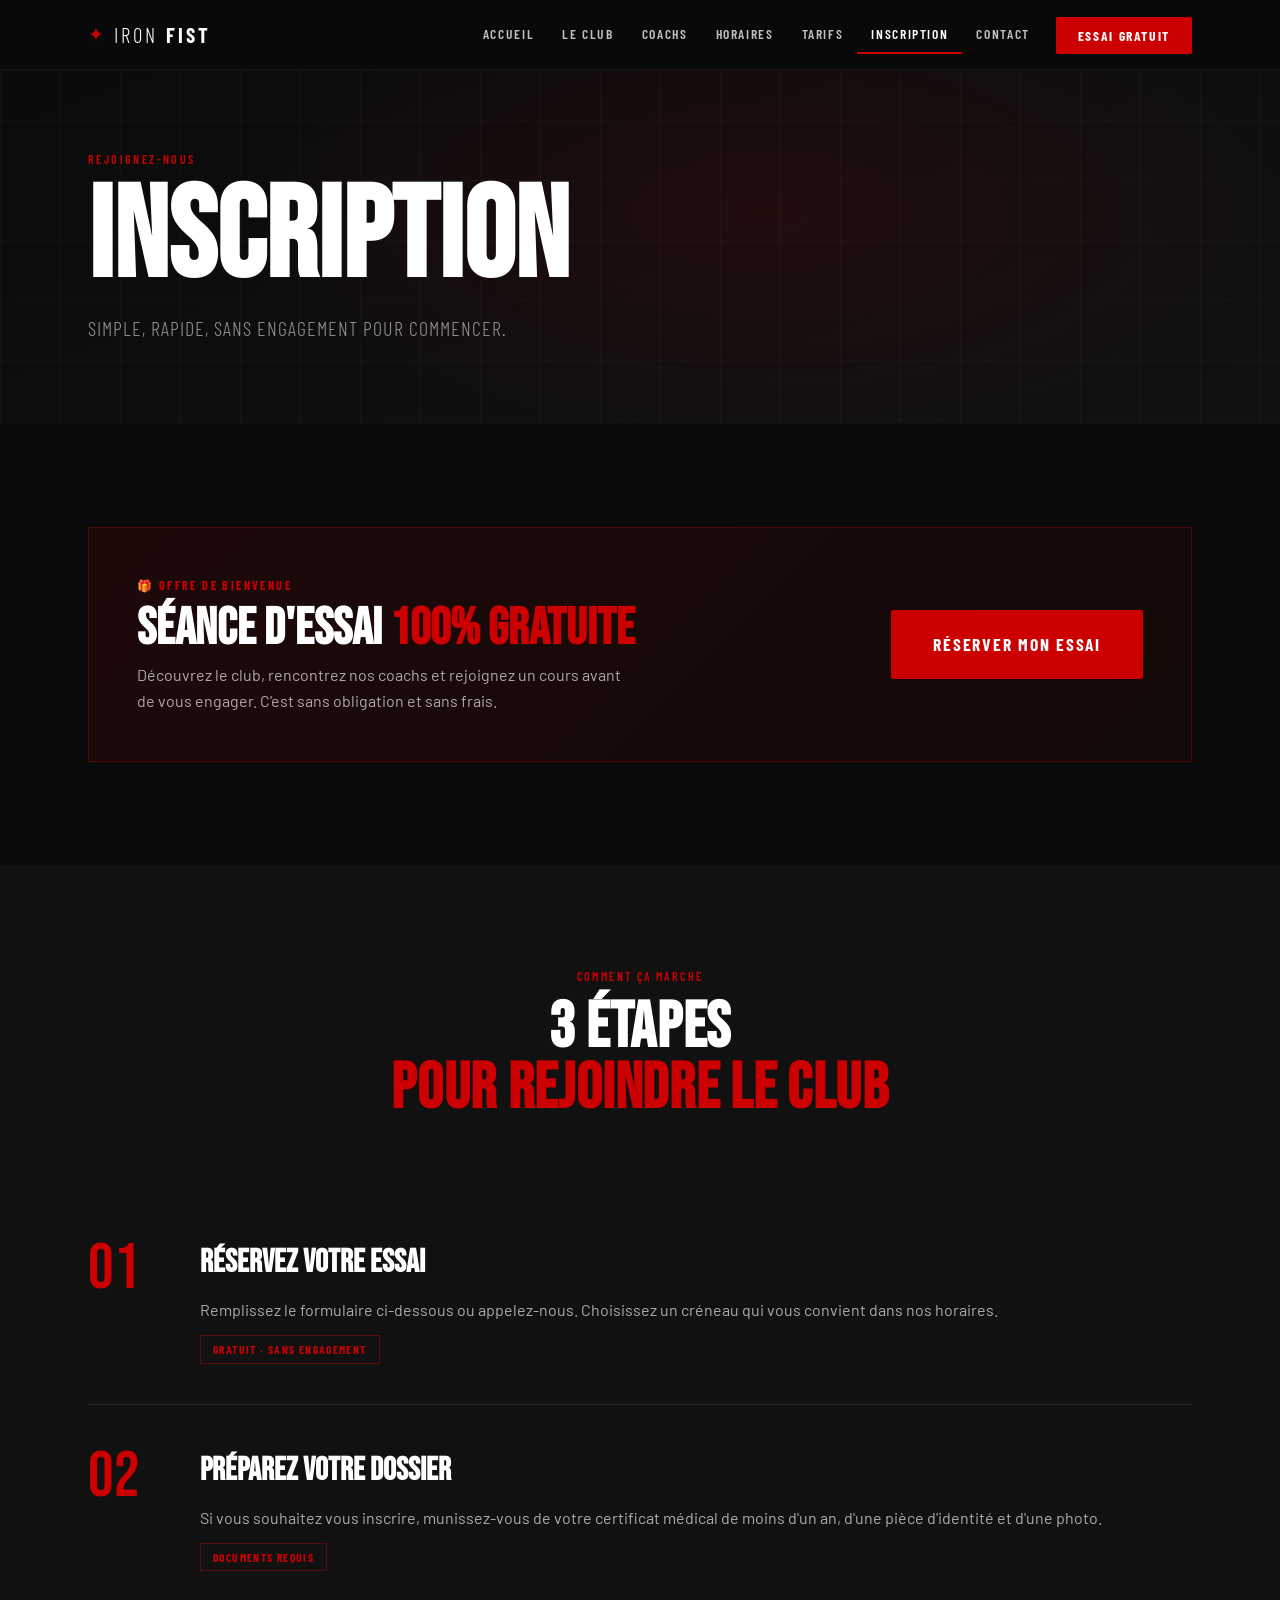
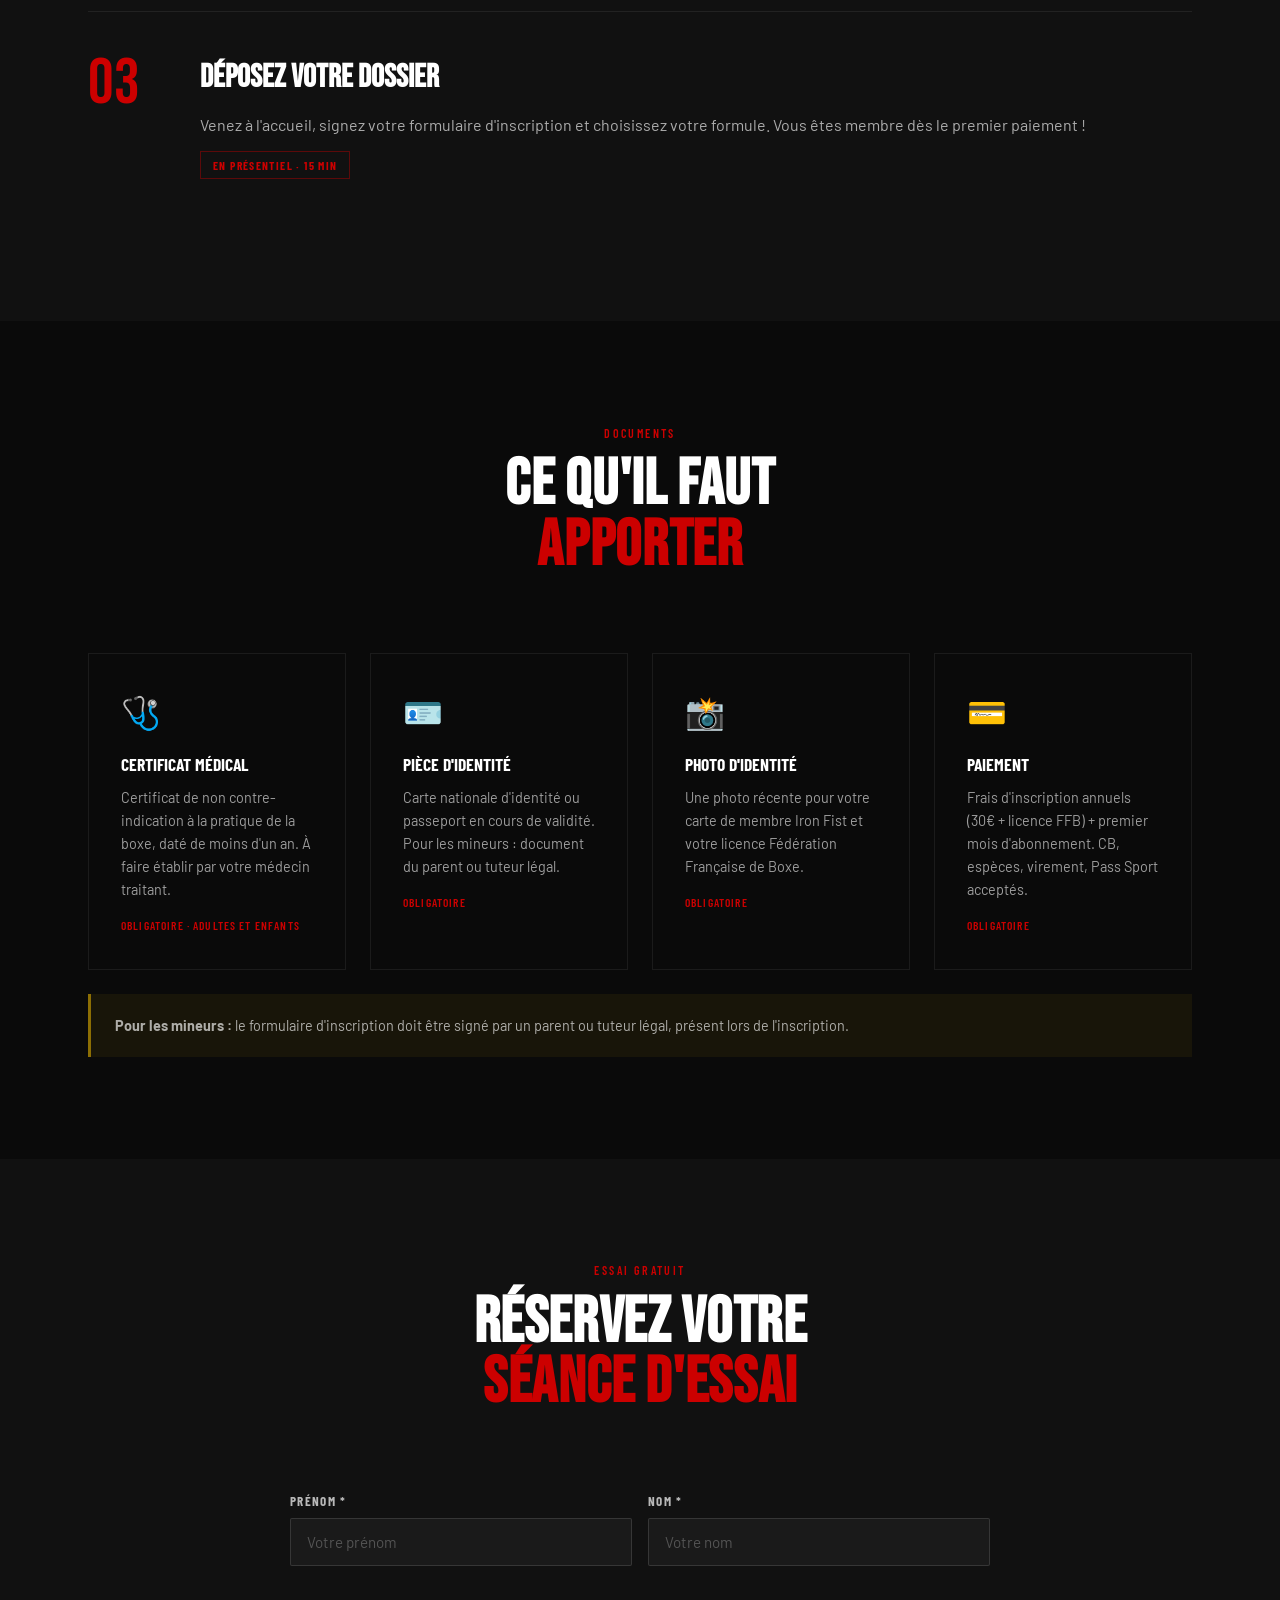
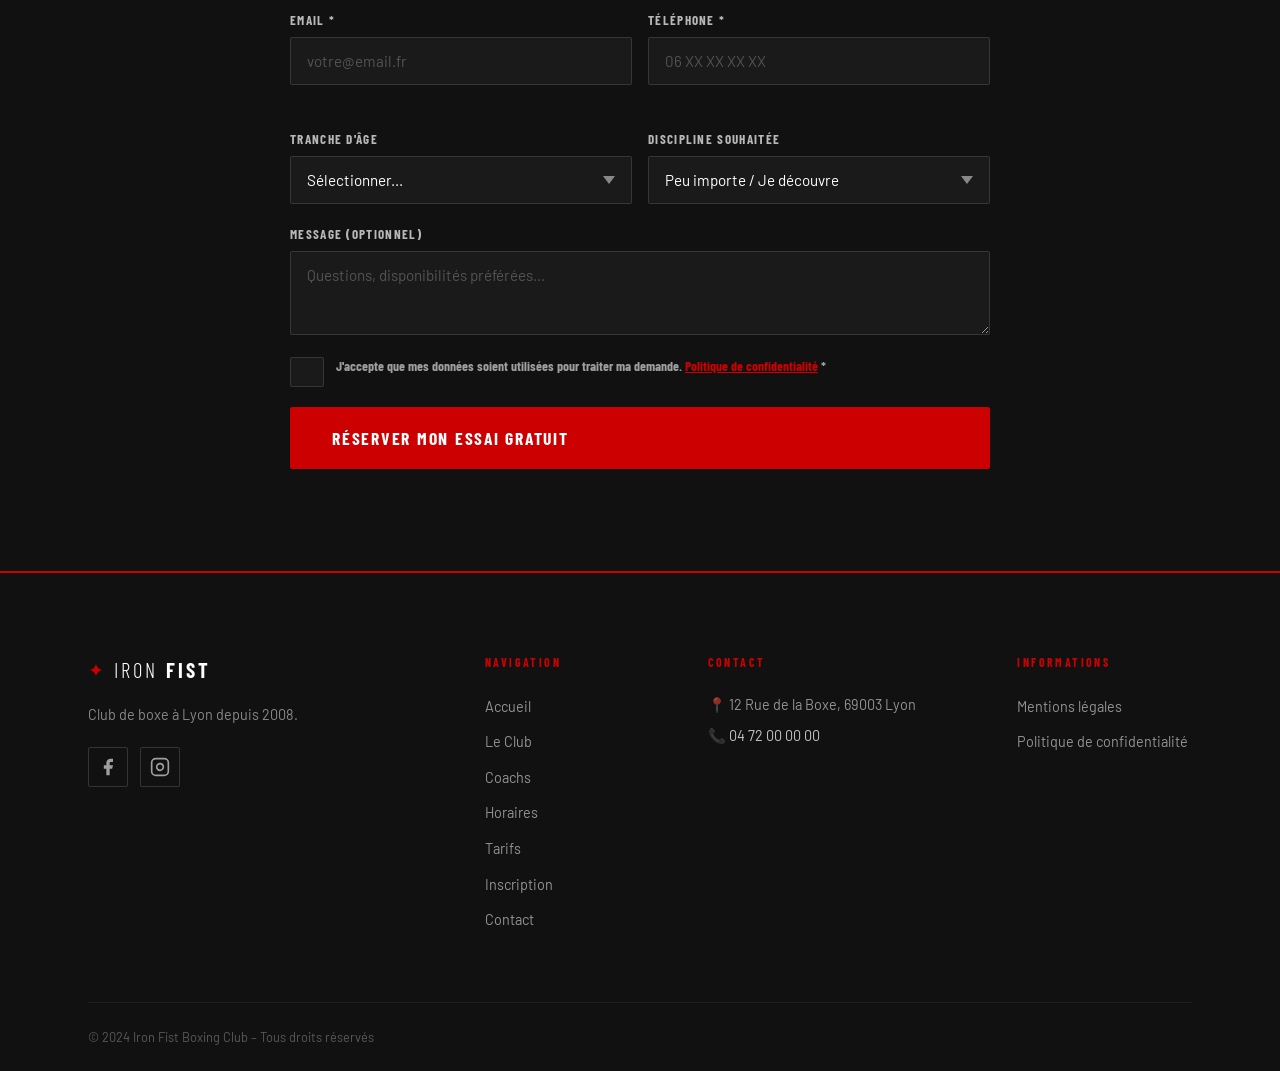
<file: inscription.html>
<!DOCTYPE html>
<html lang="fr">
<head>
  <meta charset="UTF-8">
  <meta name="viewport" content="width=device-width, initial-scale=1.0">
  <title>Inscription | Iron Fist Boxing Club Lyon</title>
  <meta name="description" content="Inscrivez-vous à Iron Fist Boxing Club Lyon. Séance d'essai gratuite, modalités d'inscription, documents requis. Rejoignez notre club de boxe dès aujourd'hui.">
  <link rel="preconnect" href="https://fonts.googleapis.com">
  <link href="https://fonts.googleapis.com/css2?family=Bebas+Neue&family=Barlow+Condensed:ital,wght@0,300;0,400;0,600;0,700;1,400&family=Barlow:wght@300;400;500&display=swap" rel="stylesheet">
  <link rel="stylesheet" href="style.css">
</head>
<body>

  <header class="header" role="banner">
    <nav class="nav" role="navigation" aria-label="Navigation principale">
      <a href="index.html" class="nav__logo" aria-label="Iron Fist Boxing Club - Accueil">
        <span class="logo-icon" aria-hidden="true">✦</span>
        <span class="logo-text">IRON <strong>FIST</strong></span>
      </a>
      <button class="nav__burger" id="burgerBtn" aria-label="Ouvrir le menu" aria-expanded="false" aria-controls="navMenu">
        <span></span><span></span><span></span>
      </button>
      <ul class="nav__menu" id="navMenu" role="list">
        <li><a href="index.html" class="nav__link">Accueil</a></li>
        <li><a href="club.html" class="nav__link">Le Club</a></li>
        <li><a href="coachs.html" class="nav__link">Coachs</a></li>
        <li><a href="horaires.html" class="nav__link">Horaires</a></li>
        <li><a href="tarifs.html" class="nav__link">Tarifs</a></li>
        <li><a href="inscription.html" class="nav__link active" aria-current="page">Inscription</a></li>
        <li><a href="contact.html" class="nav__link">Contact</a></li>
        <li><a href="inscription.html" class="nav__cta">Essai Gratuit</a></li>
      </ul>
    </nav>
  </header>

  <main id="main-content">

    <section class="page-hero" aria-label="En-tête page Inscription">
      <div class="page-hero__bg" aria-hidden="true"></div>
      <div class="container">
        <div class="page-hero__content">
          <div class="section-tag reveal">Rejoignez-nous</div>
          <h1 class="page-hero__title reveal">Inscription</h1>
          <p class="page-hero__sub reveal">Simple, rapide, sans engagement pour commencer.</p>
        </div>
      </div>
    </section>

    <!-- ESSAI GRATUIT -->
    <section class="section" aria-labelledby="trial-title">
      <div class="container">
        <div class="trial-banner reveal">
          <div class="trial-banner__text">
            <span class="trial-banner__tag">🎁 Offre de bienvenue</span>
            <h2 id="trial-title">Séance d'essai <em>100% gratuite</em></h2>
            <p>Découvrez le club, rencontrez nos coachs et rejoignez un cours avant de vous engager. C'est sans obligation et sans frais.</p>
          </div>
          <a href="#essai-form" class="btn btn--primary btn--large">Réserver mon essai</a>
        </div>
      </div>
    </section>

    <!-- ÉTAPES -->
    <section class="section section--dark" aria-labelledby="steps-title">
      <div class="container">
        <div class="section-header reveal">
          <div class="section-tag">Comment ça marche</div>
          <h2 id="steps-title" class="section-title">3 étapes<br><em>pour rejoindre le club</em></h2>
        </div>
        <div class="steps">
          <div class="step reveal">
            <div class="step__num" aria-hidden="true">01</div>
            <div class="step__content">
              <h3>Réservez votre essai</h3>
              <p>Remplissez le formulaire ci-dessous ou appelez-nous. Choisissez un créneau qui vous convient dans nos horaires.</p>
              <span class="step__tag">Gratuit · Sans engagement</span>
            </div>
          </div>
          <div class="step reveal">
            <div class="step__num" aria-hidden="true">02</div>
            <div class="step__content">
              <h3>Préparez votre dossier</h3>
              <p>Si vous souhaitez vous inscrire, munissez-vous de votre certificat médical de moins d'un an, d'une pièce d'identité et d'une photo.</p>
              <span class="step__tag">Documents requis</span>
            </div>
          </div>
          <div class="step reveal">
            <div class="step__num" aria-hidden="true">03</div>
            <div class="step__content">
              <h3>Déposez votre dossier</h3>
              <p>Venez à l'accueil, signez votre formulaire d'inscription et choisissez votre formule. Vous êtes membre dès le premier paiement !</p>
              <span class="step__tag">En présentiel · 15 min</span>
            </div>
          </div>
        </div>
      </div>
    </section>

    <!-- DOCUMENTS -->
    <section class="section" aria-labelledby="docs-title">
      <div class="container">
        <div class="section-header reveal">
          <div class="section-tag">Documents</div>
          <h2 id="docs-title" class="section-title">Ce qu'il faut<br><em>apporter</em></h2>
        </div>
        <div class="docs__grid">
          <div class="doc-item reveal">
            <div class="doc-item__icon" aria-hidden="true">🩺</div>
            <h3>Certificat médical</h3>
            <p>Certificat de non contre-indication à la pratique de la boxe, daté de moins d'un an. À faire établir par votre médecin traitant.</p>
            <span class="doc-item__note">Obligatoire · Adultes et enfants</span>
          </div>
          <div class="doc-item reveal">
            <div class="doc-item__icon" aria-hidden="true">🪪</div>
            <h3>Pièce d'identité</h3>
            <p>Carte nationale d'identité ou passeport en cours de validité. Pour les mineurs : document du parent ou tuteur légal.</p>
            <span class="doc-item__note">Obligatoire</span>
          </div>
          <div class="doc-item reveal">
            <div class="doc-item__icon" aria-hidden="true">📸</div>
            <h3>Photo d'identité</h3>
            <p>Une photo récente pour votre carte de membre Iron Fist et votre licence Fédération Française de Boxe.</p>
            <span class="doc-item__note">Obligatoire</span>
          </div>
          <div class="doc-item reveal">
            <div class="doc-item__icon" aria-hidden="true">💳</div>
            <h3>Paiement</h3>
            <p>Frais d'inscription annuels (30€ + licence FFB) + premier mois d'abonnement. CB, espèces, virement, Pass Sport acceptés.</p>
            <span class="doc-item__note">Obligatoire</span>
          </div>
        </div>
        <div class="docs__note reveal" role="note">
          <p><strong>Pour les mineurs :</strong> le formulaire d'inscription doit être signé par un parent ou tuteur légal, présent lors de l'inscription.</p>
        </div>
      </div>
    </section>

    <!-- FORMULAIRE ESSAI -->
    <section class="section section--dark" id="essai-form" aria-labelledby="form-title">
      <div class="container">
        <div class="section-header reveal">
          <div class="section-tag">Essai gratuit</div>
          <h2 id="form-title" class="section-title">Réservez votre<br><em>séance d'essai</em></h2>
        </div>
        <div class="form-wrap reveal">
          <form class="contact-form" id="essaiForm" novalidate aria-label="Formulaire de réservation d'essai gratuit">
            <div class="form-row">
              <div class="form-group">
                <label for="essai-prenom">Prénom <span aria-hidden="true">*</span><span class="sr-only">(obligatoire)</span></label>
                <input type="text" id="essai-prenom" name="prenom" required autocomplete="given-name" placeholder="Votre prénom" aria-required="true">
                <span class="form-error" role="alert" aria-live="polite"></span>
              </div>
              <div class="form-group">
                <label for="essai-nom">Nom <span aria-hidden="true">*</span><span class="sr-only">(obligatoire)</span></label>
                <input type="text" id="essai-nom" name="nom" required autocomplete="family-name" placeholder="Votre nom" aria-required="true">
                <span class="form-error" role="alert" aria-live="polite"></span>
              </div>
            </div>
            <div class="form-row">
              <div class="form-group">
                <label for="essai-email">Email <span aria-hidden="true">*</span><span class="sr-only">(obligatoire)</span></label>
                <input type="email" id="essai-email" name="email" required autocomplete="email" placeholder="votre@email.fr" aria-required="true">
                <span class="form-error" role="alert" aria-live="polite"></span>
              </div>
              <div class="form-group">
                <label for="essai-tel">Téléphone <span aria-hidden="true">*</span><span class="sr-only">(obligatoire)</span></label>
                <input type="tel" id="essai-tel" name="telephone" required autocomplete="tel" placeholder="06 XX XX XX XX" aria-required="true">
                <span class="form-error" role="alert" aria-live="polite"></span>
              </div>
            </div>
            <div class="form-row">
              <div class="form-group">
                <label for="essai-age">Tranche d'âge</label>
                <select id="essai-age" name="age">
                  <option value="">Sélectionner...</option>
                  <option value="enfant">Enfant (6–12 ans)</option>
                  <option value="ado">Adolescent (12–17 ans)</option>
                  <option value="adulte">Adulte (18+)</option>
                </select>
              </div>
              <div class="form-group">
                <label for="essai-discipline">Discipline souhaitée</label>
                <select id="essai-discipline" name="discipline">
                  <option value="">Peu importe / Je découvre</option>
                  <option value="boxe">Boxe Anglaise</option>
                  <option value="kickboxing">Kickboxing</option>
                  <option value="self-defense">Self-Défense</option>
                  <option value="fitness">Fitness Boxe</option>
                </select>
              </div>
            </div>
            <div class="form-group">
              <label for="essai-message">Message (optionnel)</label>
              <textarea id="essai-message" name="message" rows="3" placeholder="Questions, disponibilités préférées..."></textarea>
            </div>
            <div class="form-group form-group--checkbox">
              <input type="checkbox" id="essai-rgpd" name="rgpd" required aria-required="true">
              <label for="essai-rgpd">J'accepte que mes données soient utilisées pour traiter ma demande. <a href="confidentialite.html">Politique de confidentialité</a> <span aria-hidden="true">*</span></label>
              <span class="form-error" role="alert" aria-live="polite"></span>
            </div>
            <button type="submit" class="btn btn--primary btn--large">Réserver mon essai gratuit</button>
            <div class="form-success" id="essaiSuccess" hidden role="alert" aria-live="polite">
              ✅ <strong>Demande envoyée !</strong> Nous vous recontacterons sous 24h pour confirmer votre créneau.
            </div>
          </form>
        </div>
      </div>
    </section>

  </main>

  <footer class="footer" role="contentinfo">
    <div class="container">
      <div class="footer__grid">
        <div class="footer__brand"><a href="index.html" class="nav__logo"><span class="logo-icon" aria-hidden="true">✦</span><span class="logo-text">IRON <strong>FIST</strong></span></a><p>Club de boxe à Lyon depuis 2008.</p><div class="footer__social"><a href="https://facebook.com" target="_blank" rel="noopener noreferrer" class="social-link" aria-label="Facebook"><svg width="20" height="20" viewBox="0 0 24 24" fill="currentColor" aria-hidden="true"><path d="M18 2h-3a5 5 0 0 0-5 5v3H7v4h3v8h4v-8h3l1-4h-4V7a1 1 0 0 1 1-1h3z"/></svg></a><a href="https://instagram.com" target="_blank" rel="noopener noreferrer" class="social-link" aria-label="Instagram"><svg width="20" height="20" viewBox="0 0 24 24" fill="none" stroke="currentColor" stroke-width="2" aria-hidden="true"><rect x="2" y="2" width="20" height="20" rx="5" ry="5"/><path d="M16 11.37A4 4 0 1 1 12.63 8 4 4 0 0 1 16 11.37z"/><line x1="17.5" y1="6.5" x2="17.51" y2="6.5"/></svg></a></div></div>
        <nav class="footer__nav" aria-label="Navigation secondaire"><h3>Navigation</h3><ul role="list"><li><a href="index.html">Accueil</a></li><li><a href="club.html">Le Club</a></li><li><a href="coachs.html">Coachs</a></li><li><a href="horaires.html">Horaires</a></li><li><a href="tarifs.html">Tarifs</a></li><li><a href="inscription.html">Inscription</a></li><li><a href="contact.html">Contact</a></li></ul></nav>
        <div class="footer__contact"><h3>Contact</h3><address><p>📍 12 Rue de la Boxe, 69003 Lyon</p><p>📞 <a href="tel:+33472000000">04 72 00 00 00</a></p></address></div>
        <div class="footer__legal"><h3>Informations</h3><ul role="list"><li><a href="mentions-legales.html">Mentions légales</a></li><li><a href="confidentialite.html">Politique de confidentialité</a></li></ul></div>
      </div>
      <div class="footer__bottom"><p>&copy; 2024 Iron Fist Boxing Club – Tous droits réservés</p></div>
    </div>
  </footer>

  <script src="script.js"></script>
</body>
</html>
</file>
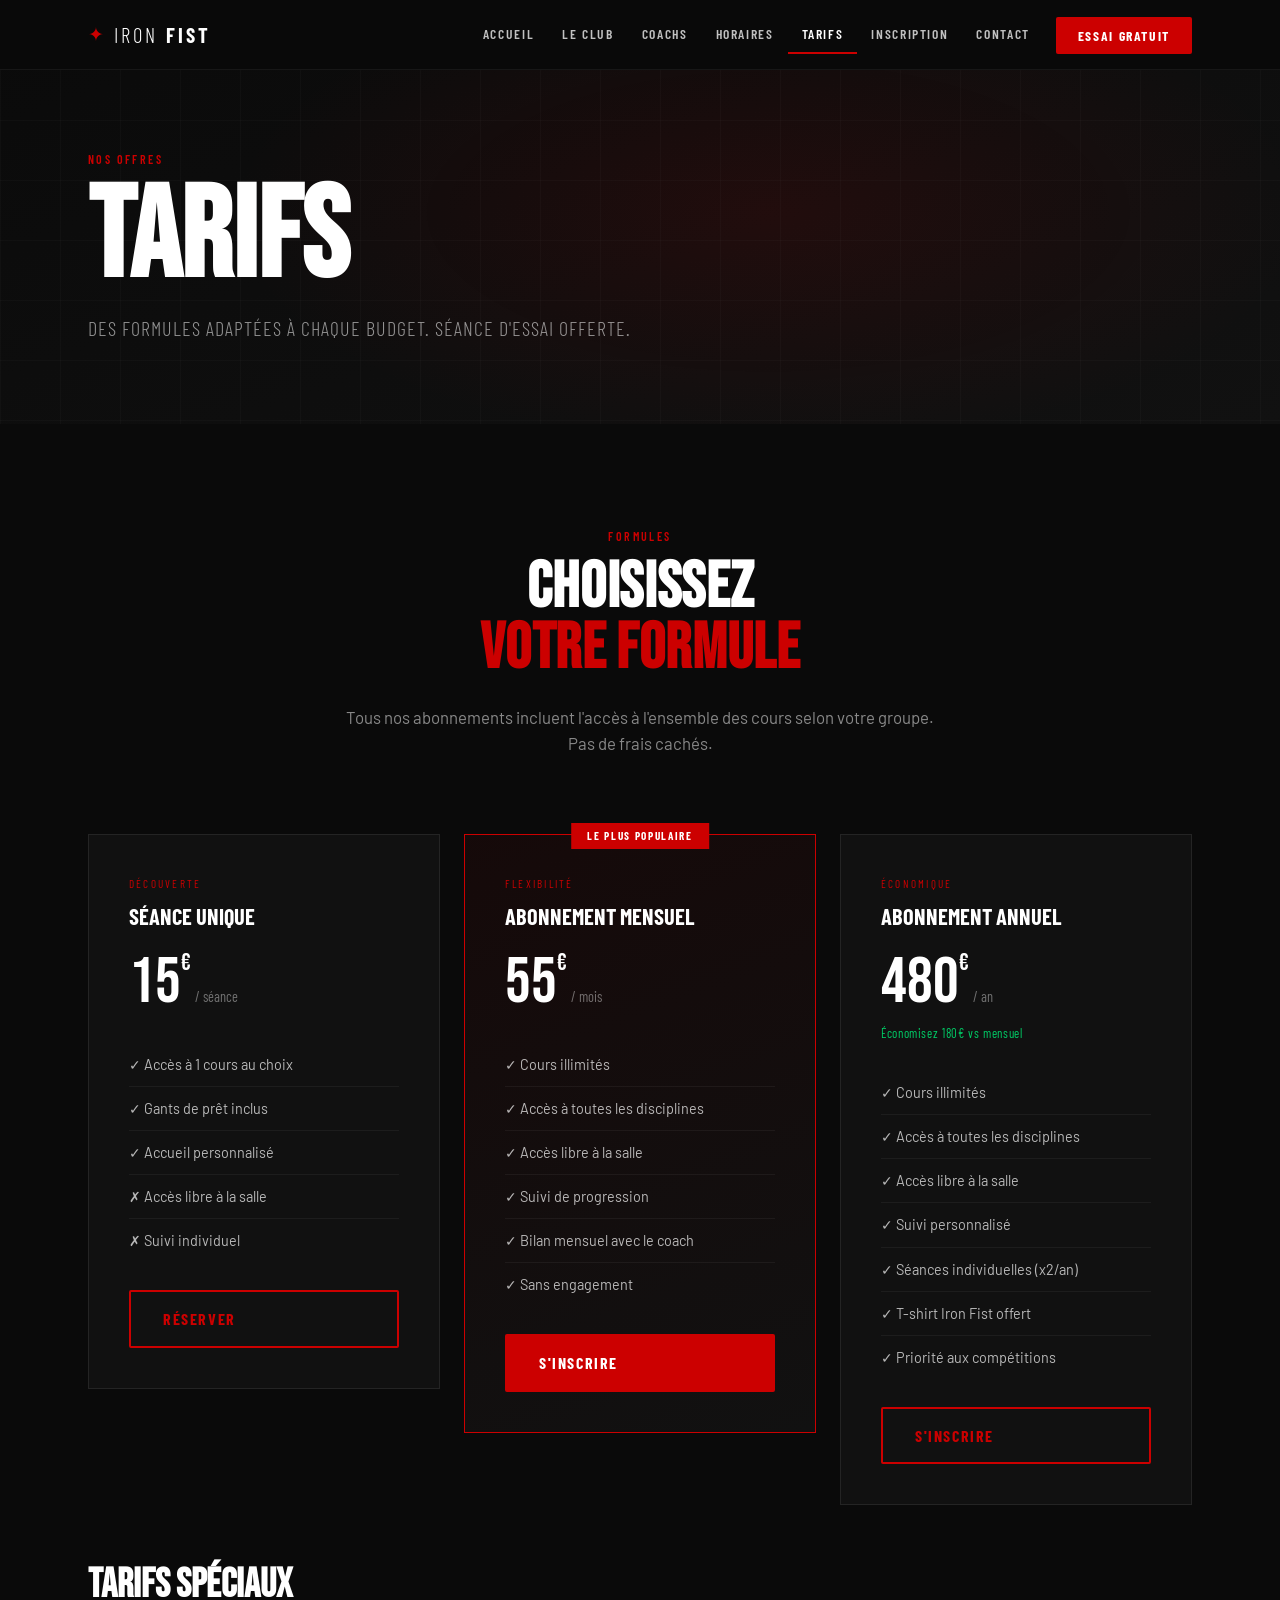
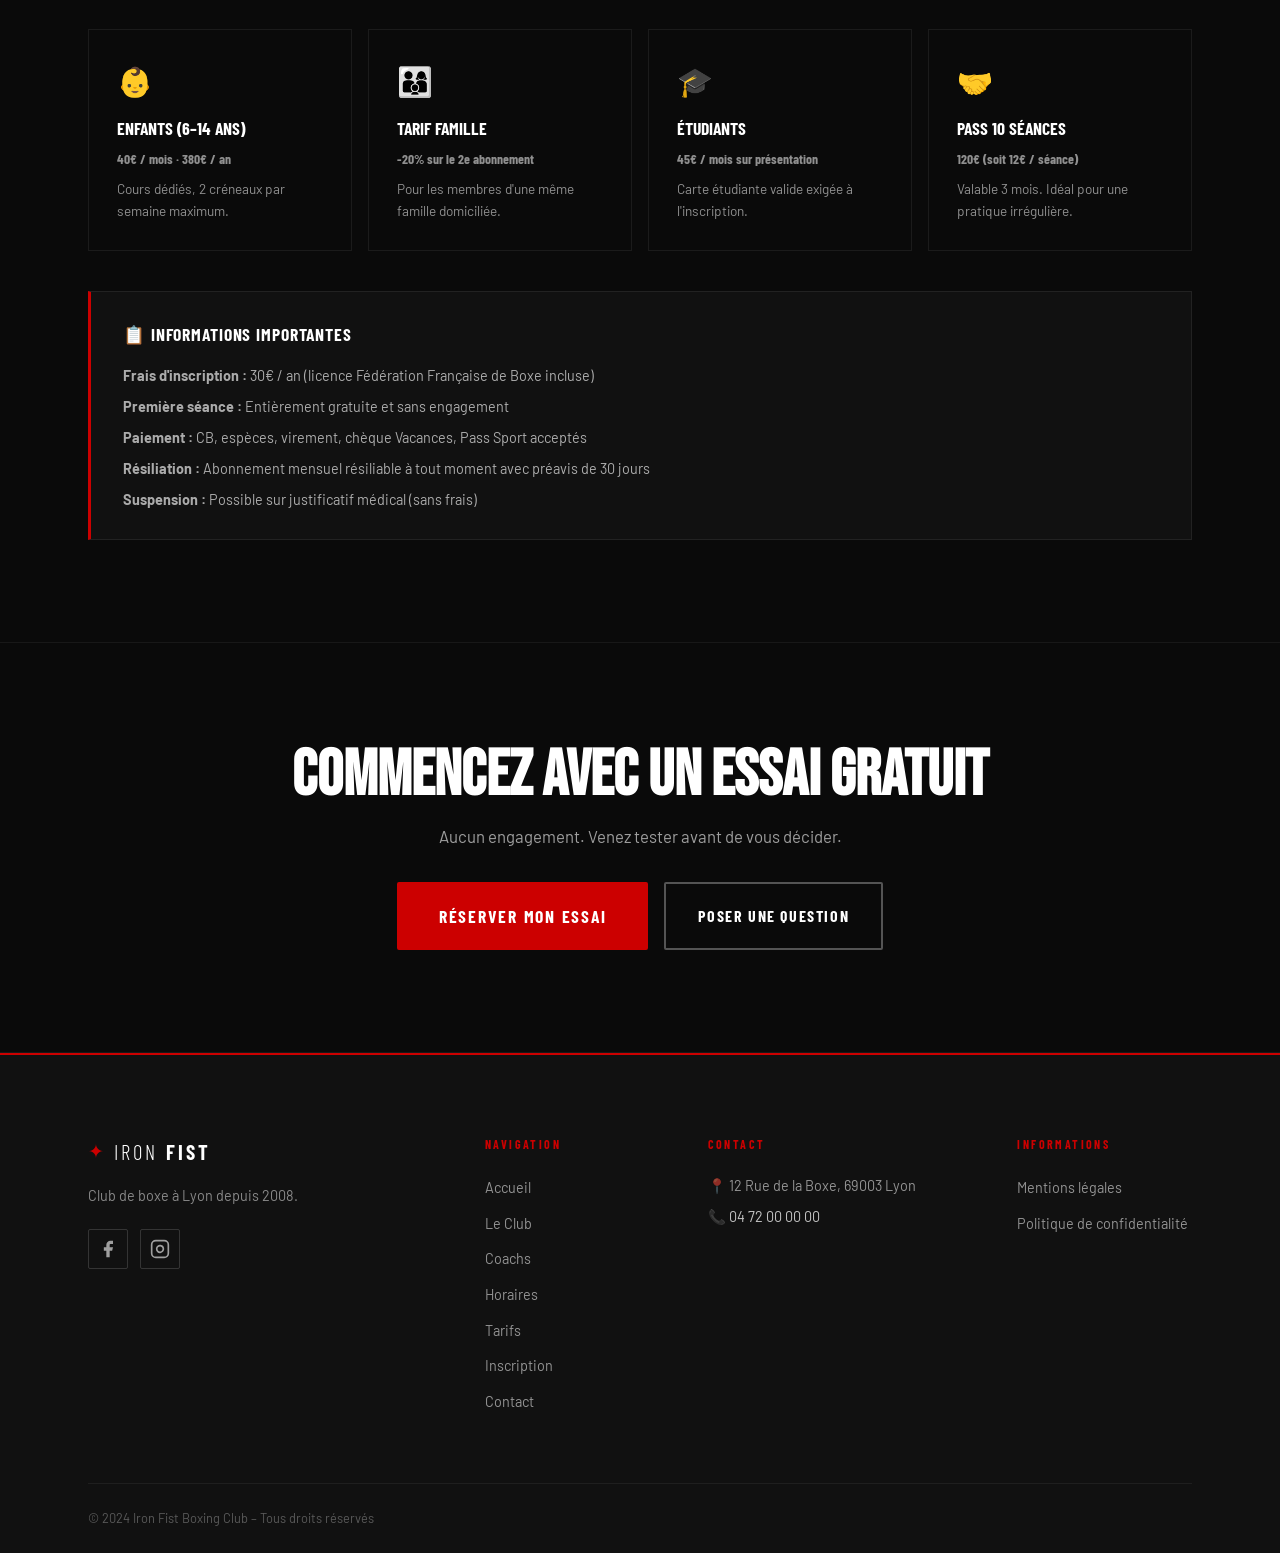
<file: tarifs.html>
<!DOCTYPE html>
<html lang="fr">
<head>
  <meta charset="UTF-8">
  <meta name="viewport" content="width=device-width, initial-scale=1.0">
  <title>Tarifs | Iron Fist Boxing Club Lyon</title>
  <meta name="description" content="Découvrez les tarifs d'Iron Fist Boxing Club Lyon : abonnement mensuel, annuel, séance unique. Cours de boxe accessibles pour tous.">
  <link rel="preconnect" href="https://fonts.googleapis.com">
  <link href="https://fonts.googleapis.com/css2?family=Bebas+Neue&family=Barlow+Condensed:ital,wght@0,300;0,400;0,600;0,700;1,400&family=Barlow:wght@300;400;500&display=swap" rel="stylesheet">
  <link rel="stylesheet" href="style.css">
</head>
<body>

  <header class="header" role="banner">
    <nav class="nav" role="navigation" aria-label="Navigation principale">
      <a href="index.html" class="nav__logo" aria-label="Iron Fist Boxing Club - Accueil">
        <span class="logo-icon" aria-hidden="true">✦</span>
        <span class="logo-text">IRON <strong>FIST</strong></span>
      </a>
      <button class="nav__burger" id="burgerBtn" aria-label="Ouvrir le menu" aria-expanded="false" aria-controls="navMenu">
        <span></span><span></span><span></span>
      </button>
      <ul class="nav__menu" id="navMenu" role="list">
        <li><a href="index.html" class="nav__link">Accueil</a></li>
        <li><a href="club.html" class="nav__link">Le Club</a></li>
        <li><a href="coachs.html" class="nav__link">Coachs</a></li>
        <li><a href="horaires.html" class="nav__link">Horaires</a></li>
        <li><a href="tarifs.html" class="nav__link active" aria-current="page">Tarifs</a></li>
        <li><a href="inscription.html" class="nav__link">Inscription</a></li>
        <li><a href="contact.html" class="nav__link">Contact</a></li>
        <li><a href="inscription.html" class="nav__cta">Essai Gratuit</a></li>
      </ul>
    </nav>
  </header>

  <main id="main-content">

    <section class="page-hero" aria-label="En-tête page Tarifs">
      <div class="page-hero__bg" aria-hidden="true"></div>
      <div class="container">
        <div class="page-hero__content">
          <div class="section-tag reveal">Nos offres</div>
          <h1 class="page-hero__title reveal">Tarifs</h1>
          <p class="page-hero__sub reveal">Des formules adaptées à chaque budget. Séance d'essai offerte.</p>
        </div>
      </div>
    </section>

    <section class="section pricing-section" aria-labelledby="pricing-title">
      <div class="container">
        <div class="section-header reveal">
          <div class="section-tag">Formules</div>
          <h2 id="pricing-title" class="section-title">Choisissez<br><em>votre formule</em></h2>
          <p class="section-desc">Tous nos abonnements incluent l'accès à l'ensemble des cours selon votre groupe. Pas de frais cachés.</p>
        </div>

        <div class="pricing__grid">

          <!-- Séance unique -->
          <div class="price-card reveal">
            <div class="price-card__header">
              <div class="price-card__tag">Découverte</div>
              <h3>Séance Unique</h3>
              <div class="price-card__price">
                <span class="price">15<sup>€</sup></span>
                <span class="price-unit">/ séance</span>
              </div>
            </div>
            <ul class="price-card__features" role="list">
              <li>✓ Accès à 1 cours au choix</li>
              <li>✓ Gants de prêt inclus</li>
              <li>✓ Accueil personnalisé</li>
              <li>✗ Accès libre à la salle</li>
              <li>✗ Suivi individuel</li>
            </ul>
            <a href="inscription.html" class="btn btn--outline w-full">Réserver</a>
          </div>

          <!-- Mensuel -->
          <div class="price-card price-card--featured reveal">
            <div class="price-card__badge">Le plus populaire</div>
            <div class="price-card__header">
              <div class="price-card__tag">Flexibilité</div>
              <h3>Abonnement Mensuel</h3>
              <div class="price-card__price">
                <span class="price">55<sup>€</sup></span>
                <span class="price-unit">/ mois</span>
              </div>
            </div>
            <ul class="price-card__features" role="list">
              <li>✓ Cours illimités</li>
              <li>✓ Accès à toutes les disciplines</li>
              <li>✓ Accès libre à la salle</li>
              <li>✓ Suivi de progression</li>
              <li>✓ Bilan mensuel avec le coach</li>
              <li>✓ Sans engagement</li>
            </ul>
            <a href="inscription.html" class="btn btn--primary w-full">S'inscrire</a>
          </div>

          <!-- Annuel -->
          <div class="price-card reveal">
            <div class="price-card__header">
              <div class="price-card__tag">Économique</div>
              <h3>Abonnement Annuel</h3>
              <div class="price-card__price">
                <span class="price">480<sup>€</sup></span>
                <span class="price-unit">/ an</span>
              </div>
              <p class="price-saving">Économisez 180€ vs mensuel</p>
            </div>
            <ul class="price-card__features" role="list">
              <li>✓ Cours illimités</li>
              <li>✓ Accès à toutes les disciplines</li>
              <li>✓ Accès libre à la salle</li>
              <li>✓ Suivi personnalisé</li>
              <li>✓ Séances individuelles (x2/an)</li>
              <li>✓ T-shirt Iron Fist offert</li>
              <li>✓ Priorité aux compétitions</li>
            </ul>
            <a href="inscription.html" class="btn btn--outline w-full">S'inscrire</a>
          </div>

        </div>

        <!-- TARIFS SPÉCIAUX -->
        <div class="special-prices reveal" aria-labelledby="special-title">
          <h3 id="special-title" class="section-title--sm">Tarifs spéciaux</h3>
          <div class="special-prices__grid">
            <div class="special-card">
              <span class="special-card__emoji" aria-hidden="true">👶</span>
              <h4>Enfants (6–14 ans)</h4>
              <p class="special-card__price">40€ / mois · 380€ / an</p>
              <p>Cours dédiés, 2 créneaux par semaine maximum.</p>
            </div>
            <div class="special-card">
              <span class="special-card__emoji" aria-hidden="true">👨‍👩‍👦</span>
              <h4>Tarif Famille</h4>
              <p class="special-card__price">-20% sur le 2e abonnement</p>
              <p>Pour les membres d'une même famille domiciliée.</p>
            </div>
            <div class="special-card">
              <span class="special-card__emoji" aria-hidden="true">🎓</span>
              <h4>Étudiants</h4>
              <p class="special-card__price">45€ / mois sur présentation</p>
              <p>Carte étudiante valide exigée à l'inscription.</p>
            </div>
            <div class="special-card">
              <span class="special-card__emoji" aria-hidden="true">🤝</span>
              <h4>Pass 10 séances</h4>
              <p class="special-card__price">120€ (soit 12€ / séance)</p>
              <p>Valable 3 mois. Idéal pour une pratique irrégulière.</p>
            </div>
          </div>
        </div>

        <!-- NOTE FRAIS D'INSCRIPTION -->
        <div class="pricing-note reveal" role="note" aria-label="Informations complémentaires">
          <h3>📋 Informations importantes</h3>
          <ul>
            <li><strong>Frais d'inscription :</strong> 30€ / an (licence Fédération Française de Boxe incluse)</li>
            <li><strong>Première séance :</strong> Entièrement gratuite et sans engagement</li>
            <li><strong>Paiement :</strong> CB, espèces, virement, chèque Vacances, Pass Sport acceptés</li>
            <li><strong>Résiliation :</strong> Abonnement mensuel résiliable à tout moment avec préavis de 30 jours</li>
            <li><strong>Suspension :</strong> Possible sur justificatif médical (sans frais)</li>
          </ul>
        </div>

      </div>
    </section>

    <section class="cta-band section section--dark" aria-labelledby="cta-pricing">
      <div class="container">
        <div class="cta-band__content reveal">
          <h2 id="cta-pricing">Commencez avec un essai gratuit</h2>
          <p>Aucun engagement. Venez tester avant de vous décider.</p>
          <div class="cta-band__actions">
            <a href="inscription.html" class="btn btn--primary btn--large">Réserver mon essai</a>
            <a href="contact.html" class="btn btn--ghost">Poser une question</a>
          </div>
        </div>
      </div>
    </section>

  </main>

  <footer class="footer" role="contentinfo">
    <div class="container">
      <div class="footer__grid">
        <div class="footer__brand"><a href="index.html" class="nav__logo"><span class="logo-icon" aria-hidden="true">✦</span><span class="logo-text">IRON <strong>FIST</strong></span></a><p>Club de boxe à Lyon depuis 2008.</p><div class="footer__social"><a href="https://facebook.com" target="_blank" rel="noopener noreferrer" class="social-link" aria-label="Facebook"><svg width="20" height="20" viewBox="0 0 24 24" fill="currentColor" aria-hidden="true"><path d="M18 2h-3a5 5 0 0 0-5 5v3H7v4h3v8h4v-8h3l1-4h-4V7a1 1 0 0 1 1-1h3z"/></svg></a><a href="https://instagram.com" target="_blank" rel="noopener noreferrer" class="social-link" aria-label="Instagram"><svg width="20" height="20" viewBox="0 0 24 24" fill="none" stroke="currentColor" stroke-width="2" aria-hidden="true"><rect x="2" y="2" width="20" height="20" rx="5" ry="5"/><path d="M16 11.37A4 4 0 1 1 12.63 8 4 4 0 0 1 16 11.37z"/><line x1="17.5" y1="6.5" x2="17.51" y2="6.5"/></svg></a></div></div>
        <nav class="footer__nav" aria-label="Navigation secondaire"><h3>Navigation</h3><ul role="list"><li><a href="index.html">Accueil</a></li><li><a href="club.html">Le Club</a></li><li><a href="coachs.html">Coachs</a></li><li><a href="horaires.html">Horaires</a></li><li><a href="tarifs.html">Tarifs</a></li><li><a href="inscription.html">Inscription</a></li><li><a href="contact.html">Contact</a></li></ul></nav>
        <div class="footer__contact"><h3>Contact</h3><address><p>📍 12 Rue de la Boxe, 69003 Lyon</p><p>📞 <a href="tel:+33472000000">04 72 00 00 00</a></p></address></div>
        <div class="footer__legal"><h3>Informations</h3><ul role="list"><li><a href="mentions-legales.html">Mentions légales</a></li><li><a href="confidentialite.html">Politique de confidentialité</a></li></ul></div>
      </div>
      <div class="footer__bottom"><p>&copy; 2024 Iron Fist Boxing Club – Tous droits réservés</p></div>
    </div>
  </footer>

  <script src="script.js"></script>
</body>
</html>
</file>
<file: style.css>
/* ============================================================
   IRON FIST BOXING CLUB – STYLESHEET
   Style : Brutalist Sport – Noir / Rouge / Blanc
   Mobile-first · Accessibilité WCAG 2.1 · RGAA
   ============================================================ */

/* ---- RESET & BASE ---------------------------------------- */
*, *::before, *::after { box-sizing: border-box; margin: 0; padding: 0; }

:root {
  --black: #0a0a0a;
  --black2: #111111;
  --black3: #1a1a1a;
  --gray-dark: #2a2a2a;
  --gray: #555;
  --gray-light: #888;
  --white: #ffffff;
  --white-dim: #f0ede8;
  --red: #cc0000;
  --red-dark: #990000;
  --red-bright: #ff2222;
  --gold: #c9a227;

  --font-display: 'Bebas Neue', 'Impact', sans-serif;
  --font-condensed: 'Barlow Condensed', 'Arial Narrow', sans-serif;
  --font-body: 'Barlow', 'Helvetica Neue', sans-serif;

  --nav-h: 70px;
  --section-pad: clamp(60px, 8vw, 120px);
  --container-max: 1200px;
  --radius: 2px;

  --transition: 0.25s cubic-bezier(0.4, 0, 0.2, 1);
  --transition-slow: 0.5s cubic-bezier(0.4, 0, 0.2, 1);
}

html { scroll-behavior: smooth; font-size: 16px; }

body {
  font-family: var(--font-body);
  background: var(--black);
  color: var(--white);
  line-height: 1.6;
  overflow-x: hidden;
  -webkit-font-smoothing: antialiased;
}

/* ---- FOCUS ACCESSIBILITÉ --------------------------------- */
:focus-visible {
  outline: 2px solid var(--red);
  outline-offset: 3px;
  border-radius: var(--radius);
}
:focus:not(:focus-visible) { outline: none; }

/* ---- SKIP LINK ------------------------------------------- */
.sr-only {
  position: absolute;
  width: 1px;
  height: 1px;
  overflow: hidden;
  clip: rect(0,0,0,0);
  white-space: nowrap;
}

/* ---- UTILITY --------------------------------------------- */
.container {
  max-width: var(--container-max);
  margin: 0 auto;
  padding: 0 clamp(16px, 4vw, 48px);
}
.section { padding: var(--section-pad) 0; }
.section--dark { background: var(--black2); }
.w-full { width: 100%; }

/* ---- TYPOGRAPHY ------------------------------------------ */
.section-tag {
  font-family: var(--font-condensed);
  font-weight: 600;
  font-size: 0.75rem;
  letter-spacing: 0.2em;
  text-transform: uppercase;
  color: var(--red);
  margin-bottom: 0.75rem;
}
.section-title {
  font-family: var(--font-display);
  font-size: clamp(2.5rem, 5vw, 4.5rem);
  line-height: 0.95;
  letter-spacing: 0.01em;
  color: var(--white);
  margin-bottom: 1.5rem;
}
.section-title em {
  font-style: normal;
  color: var(--red);
}
.section-title--sm {
  font-family: var(--font-display);
  font-size: clamp(2rem, 3vw, 3rem);
  line-height: 1;
  color: var(--white);
  margin-bottom: 1.5rem;
}
.section-title--sm em { font-style: normal; color: var(--red); }
.section-header { margin-bottom: clamp(40px, 6vw, 80px); text-align: center; }
.section-desc {
  max-width: 600px;
  margin: 0 auto;
  color: var(--gray-light);
  font-size: 1.05rem;
}

/* ---- BUTTONS --------------------------------------------- */
.btn {
  display: inline-flex;
  align-items: center;
  gap: 0.5rem;
  padding: 14px 32px;
  font-family: var(--font-condensed);
  font-size: 1rem;
  font-weight: 700;
  letter-spacing: 0.1em;
  text-transform: uppercase;
  text-decoration: none;
  cursor: pointer;
  border: none;
  transition: var(--transition);
  border-radius: var(--radius);
  position: relative;
  overflow: hidden;
}
.btn::before {
  content: '';
  position: absolute;
  inset: 0;
  background: rgba(255,255,255,0.08);
  opacity: 0;
  transition: var(--transition);
}
.btn:hover::before { opacity: 1; }

.btn--primary {
  background: var(--red);
  color: var(--white);
  border: 2px solid var(--red);
}
.btn--primary:hover {
  background: var(--red-dark);
  border-color: var(--red-dark);
  transform: translateY(-1px);
  box-shadow: 0 8px 24px rgba(204,0,0,0.4);
}
.btn--ghost {
  background: transparent;
  color: var(--white);
  border: 2px solid rgba(255,255,255,0.3);
}
.btn--ghost:hover {
  border-color: var(--white);
  background: rgba(255,255,255,0.05);
}
.btn--outline {
  background: transparent;
  color: var(--red);
  border: 2px solid var(--red);
}
.btn--outline:hover {
  background: var(--red);
  color: var(--white);
}
.btn--large { padding: 18px 40px; font-size: 1.1rem; }

/* ---- NAVIGATION ------------------------------------------ */
.header {
  position: fixed;
  top: 0;
  left: 0;
  right: 0;
  z-index: 1000;
  height: var(--nav-h);
  background: rgba(10, 10, 10, 0.96);
  backdrop-filter: blur(12px);
  border-bottom: 1px solid rgba(255,255,255,0.06);
  transition: var(--transition);
}
.header.scrolled {
  background: rgba(10, 10, 10, 0.99);
  box-shadow: 0 4px 32px rgba(0,0,0,0.6);
}
.nav {
  display: flex;
  align-items: center;
  justify-content: space-between;
  height: 100%;
  padding: 0 clamp(16px, 4vw, 48px);
  max-width: var(--container-max);
  margin: 0 auto;
}
.nav__logo {
  display: flex;
  align-items: center;
  gap: 10px;
  text-decoration: none;
  color: var(--white);
  flex-shrink: 0;
}
.logo-icon { color: var(--red); font-size: 1.2rem; }
.logo-text {
  font-family: var(--font-condensed);
  font-size: 1.3rem;
  font-weight: 300;
  letter-spacing: 0.15em;
  text-transform: uppercase;
}
.logo-text strong { font-weight: 700; }

.nav__menu {
  display: flex;
  align-items: center;
  gap: 0;
  list-style: none;
}
.nav__link {
  display: block;
  padding: 8px 14px;
  font-family: var(--font-condensed);
  font-size: 0.85rem;
  font-weight: 600;
  letter-spacing: 0.12em;
  text-transform: uppercase;
  text-decoration: none;
  color: rgba(255,255,255,0.75);
  transition: var(--transition);
  border-bottom: 2px solid transparent;
  white-space: nowrap;
}
.nav__link:hover, .nav__link.active {
  color: var(--white);
  border-bottom-color: var(--red);
}
.nav__cta {
  margin-left: 12px;
  padding: 10px 22px;
  font-family: var(--font-condensed);
  font-size: 0.85rem;
  font-weight: 700;
  letter-spacing: 0.12em;
  text-transform: uppercase;
  text-decoration: none;
  background: var(--red);
  color: var(--white);
  border-radius: var(--radius);
  transition: var(--transition);
  white-space: nowrap;
}
.nav__cta:hover {
  background: var(--red-dark);
  transform: translateY(-1px);
}

.nav__burger {
  display: none;
  flex-direction: column;
  gap: 5px;
  background: none;
  border: none;
  cursor: pointer;
  padding: 8px;
  z-index: 1010;
}
.nav__burger span {
  display: block;
  width: 26px;
  height: 2px;
  background: var(--white);
  transition: var(--transition);
  transform-origin: center;
}
.nav__burger.open span:nth-child(1) { transform: translateY(7px) rotate(45deg); }
.nav__burger.open span:nth-child(2) { opacity: 0; }
.nav__burger.open span:nth-child(3) { transform: translateY(-7px) rotate(-45deg); }

/* ---- HERO SECTION ---------------------------------------- */
.hero {
  position: relative;
  min-height: 100vh;
  display: flex;
  flex-direction: column;
  justify-content: center;
  padding-top: var(--nav-h);
  overflow: hidden;
}
.hero__bg {
  position: absolute;
  inset: 0;
  background:
    radial-gradient(ellipse 80% 50% at 70% 50%, rgba(204,0,0,0.12) 0%, transparent 60%),
    radial-gradient(ellipse 60% 60% at 20% 80%, rgba(204,0,0,0.06) 0%, transparent 50%),
    linear-gradient(160deg, #0a0a0a 0%, #111 50%, #0a0a0a 100%);
}
.hero__grid-overlay {
  position: absolute;
  inset: 0;
  background-image:
    linear-gradient(rgba(255,255,255,0.02) 1px, transparent 1px),
    linear-gradient(90deg, rgba(255,255,255,0.02) 1px, transparent 1px);
  background-size: 60px 60px;
}
.hero__noise {
  position: absolute;
  inset: 0;
  opacity: 0.025;
  background-image: url("data:image/svg+xml,%3Csvg viewBox='0 0 256 256' xmlns='http://www.w3.org/2000/svg'%3E%3Cfilter id='n'%3E%3CfeTurbulence type='fractalNoise' baseFrequency='0.9' numOctaves='4' stitchTiles='stitch'/%3E%3C/filter%3E%3Crect width='100%25' height='100%25' filter='url(%23n)'/%3E%3C/svg%3E");
  background-size: 200px;
}

.hero__content {
  position: relative;
  z-index: 2;
  padding: var(--section-pad) clamp(16px, 4vw, 48px);
  max-width: var(--container-max);
  margin: 0 auto;
  width: 100%;
}
.hero__tag {
  font-family: var(--font-condensed);
  font-size: 0.75rem;
  font-weight: 600;
  letter-spacing: 0.25em;
  color: var(--red);
  text-transform: uppercase;
  margin-bottom: 1rem;
}
.hero__title {
  font-family: var(--font-display);
  font-size: clamp(5rem, 14vw, 15rem);
  line-height: 0.87;
  letter-spacing: -0.01em;
  color: var(--white);
  margin-bottom: 2rem;
}
.hero__title-line { display: block; }
.hero__title-line.accent { color: var(--red); }

.hero__sub {
  font-family: var(--font-condensed);
  font-size: clamp(1rem, 2vw, 1.3rem);
  font-weight: 300;
  color: rgba(255,255,255,0.65);
  letter-spacing: 0.05em;
  text-transform: uppercase;
  margin-bottom: 2.5rem;
  line-height: 1.7;
}
.hero__actions {
  display: flex;
  flex-wrap: wrap;
  gap: 16px;
}

.hero__scroll-hint {
  position: absolute;
  bottom: 2rem;
  left: clamp(16px, 4vw, 48px);
  display: flex;
  flex-direction: column;
  align-items: center;
  gap: 8px;
  z-index: 2;
}
.hero__scroll-hint span {
  font-family: var(--font-condensed);
  font-size: 0.65rem;
  letter-spacing: 0.3em;
  color: rgba(255,255,255,0.3);
  writing-mode: vertical-lr;
}
.hero__scroll-line {
  width: 1px;
  height: 60px;
  background: linear-gradient(to bottom, var(--red), transparent);
  animation: scrollPulse 2s ease-in-out infinite;
}
@keyframes scrollPulse {
  0%, 100% { opacity: 0.4; transform: scaleY(1); }
  50% { opacity: 1; transform: scaleY(1.1); }
}

.hero__stats {
  position: relative;
  z-index: 2;
  display: grid;
  grid-template-columns: repeat(4, 1fr);
  gap: 0;
  border-top: 1px solid rgba(255,255,255,0.08);
  margin-top: auto;
}
.stat {
  display: flex;
  flex-direction: column;
  align-items: center;
  padding: 28px 20px;
  border-right: 1px solid rgba(255,255,255,0.08);
  text-align: center;
}
.stat:last-child { border-right: none; }
.stat__number {
  font-family: var(--font-display);
  font-size: clamp(2rem, 4vw, 3.5rem);
  color: var(--red);
  line-height: 1;
}
.stat__label {
  font-family: var(--font-condensed);
  font-size: 0.75rem;
  font-weight: 300;
  letter-spacing: 0.1em;
  text-transform: uppercase;
  color: rgba(255,255,255,0.45);
  margin-top: 6px;
}

/* ---- PAGE HERO ------------------------------------------- */
.page-hero {
  position: relative;
  padding: calc(var(--nav-h) + 80px) 0 80px;
  overflow: hidden;
}
.page-hero__bg {
  position: absolute;
  inset: 0;
  background:
    radial-gradient(ellipse 60% 80% at 60% 50%, rgba(204,0,0,0.1) 0%, transparent 70%),
    linear-gradient(160deg, #0a0a0a 0%, #111 100%);
}
.page-hero__bg::after {
  content: '';
  position: absolute;
  inset: 0;
  background-image:
    linear-gradient(rgba(255,255,255,0.02) 1px, transparent 1px),
    linear-gradient(90deg, rgba(255,255,255,0.02) 1px, transparent 1px);
  background-size: 60px 60px;
}
.page-hero__content { position: relative; z-index: 2; }
.page-hero__title {
  font-family: var(--font-display);
  font-size: clamp(4rem, 10vw, 9rem);
  line-height: 0.9;
  color: var(--white);
  margin-bottom: 1rem;
}
.page-hero__sub {
  font-family: var(--font-condensed);
  font-size: clamp(1rem, 2vw, 1.25rem);
  color: rgba(255,255,255,0.55);
  letter-spacing: 0.05em;
  text-transform: uppercase;
  font-weight: 300;
}

/* ---- INTRO / FEATURE CARDS ------------------------------- */
.intro__layout {
  display: grid;
  grid-template-columns: 1fr 1fr;
  gap: clamp(40px, 6vw, 100px);
  align-items: start;
}
.intro__text p {
  color: rgba(255,255,255,0.65);
  margin-bottom: 1rem;
  font-size: 1.05rem;
  line-height: 1.8;
}
.intro__text .btn { margin-top: 1rem; }
.intro__features {
  display: grid;
  grid-template-columns: 1fr 1fr;
  gap: 16px;
}
.feature-card {
  padding: 24px;
  background: var(--black2);
  border: 1px solid rgba(255,255,255,0.06);
  border-radius: var(--radius);
  transition: var(--transition);
}
.feature-card:hover {
  border-color: var(--red);
  transform: translateY(-2px);
}
.feature-card__icon { font-size: 1.8rem; margin-bottom: 12px; display: block; }
.feature-card h3 {
  font-family: var(--font-condensed);
  font-size: 1.1rem;
  font-weight: 700;
  margin-bottom: 8px;
  text-transform: uppercase;
}
.feature-card p { font-size: 0.9rem; color: rgba(255,255,255,0.6); line-height: 1.6; }

/* ---- COURSES --------------------------------------------- */
.courses__grid {
  display: grid;
  grid-template-columns: repeat(auto-fit, minmax(250px, 1fr));
  gap: 2px;
  margin-bottom: 3rem;
}
.course-card {
  position: relative;
  padding: 40px 32px;
  background: var(--black3);
  border: 1px solid rgba(255,255,255,0.05);
  overflow: hidden;
  transition: var(--transition);
  cursor: default;
}
.course-card::before {
  content: '';
  position: absolute;
  bottom: 0; left: 0; right: 0;
  height: 2px;
  background: var(--red);
  transform: scaleX(0);
  transition: var(--transition);
}
.course-card:hover::before { transform: scaleX(1); }
.course-card:hover { background: #161616; }

.course-card__num {
  font-family: var(--font-display);
  font-size: 6rem;
  color: rgba(255,255,255,0.04);
  line-height: 1;
  position: absolute;
  top: 10px; right: 20px;
  user-select: none;
}
.course-card__title {
  font-family: var(--font-display);
  font-size: 2rem;
  margin-bottom: 12px;
  color: var(--white);
  position: relative;
}
.course-card__text {
  font-size: 0.95rem;
  color: rgba(255,255,255,0.6);
  line-height: 1.7;
  margin-bottom: 20px;
  position: relative;
}
.course-card__meta {
  display: flex;
  flex-direction: column;
  gap: 4px;
  position: relative;
}
.course-card__meta span {
  font-family: var(--font-condensed);
  font-size: 0.78rem;
  letter-spacing: 0.1em;
  text-transform: uppercase;
  color: var(--red);
  font-weight: 600;
}
.courses__cta { text-align: center; }

/* ---- TÉMOIGNAGES ----------------------------------------- */
.testimonials__grid {
  display: grid;
  grid-template-columns: repeat(auto-fit, minmax(280px, 1fr));
  gap: 24px;
}
.testimonial {
  padding: 36px;
  background: var(--black2);
  border: 1px solid rgba(255,255,255,0.06);
  border-radius: var(--radius);
  transition: var(--transition);
}
.testimonial:hover { border-color: rgba(204,0,0,0.3); }
.testimonial__stars { color: var(--gold); font-size: 1rem; letter-spacing: 2px; margin-bottom: 16px; }
.testimonial p {
  font-size: 0.95rem;
  color: rgba(255,255,255,0.75);
  line-height: 1.8;
  margin-bottom: 20px;
  font-style: italic;
}
.testimonial footer {
  display: flex;
  flex-direction: column;
  gap: 2px;
}
.testimonial footer strong { font-family: var(--font-condensed); font-weight: 700; }
.testimonial footer span { font-size: 0.8rem; color: var(--red); font-family: var(--font-condensed); letter-spacing: 0.05em; }

/* ---- FAQ ------------------------------------------------- */
.faq__list { max-width: 800px; margin: 0 auto; }
.faq__item {
  border-bottom: 1px solid rgba(255,255,255,0.08);
}
.faq__question {
  width: 100%;
  display: flex;
  justify-content: space-between;
  align-items: center;
  gap: 16px;
  padding: 24px 0;
  background: none;
  border: none;
  color: var(--white);
  font-family: var(--font-condensed);
  font-size: 1.15rem;
  font-weight: 600;
  text-align: left;
  cursor: pointer;
  transition: var(--transition);
  letter-spacing: 0.02em;
}
.faq__question:hover { color: var(--red); }
.faq__arrow {
  font-size: 1.2rem;
  flex-shrink: 0;
  transition: transform var(--transition);
  color: var(--red);
}
.faq__question[aria-expanded="true"] .faq__arrow { transform: rotate(180deg); }
.faq__answer { padding: 0 0 24px; }
.faq__answer p { color: rgba(255,255,255,0.65); line-height: 1.8; }

/* ---- CTA BAND -------------------------------------------- */
.cta-band {
  background: var(--black);
  border-top: 1px solid rgba(255,255,255,0.06);
  border-bottom: 1px solid rgba(255,255,255,0.06);
}
.cta-band__content {
  text-align: center;
  max-width: 700px;
  margin: 0 auto;
}
.cta-band__content h2 {
  font-family: var(--font-display);
  font-size: clamp(2.5rem, 5vw, 5rem);
  line-height: 0.95;
  margin-bottom: 1rem;
}
.cta-band__content p {
  color: rgba(255,255,255,0.6);
  font-size: 1.05rem;
  margin-bottom: 2rem;
}
.cta-band__actions {
  display: flex;
  justify-content: center;
  flex-wrap: wrap;
  gap: 16px;
}

/* ---- FOOTER ---------------------------------------------- */
.footer {
  background: var(--black2);
  padding: 80px 0 0;
  border-top: 2px solid var(--red);
}
.footer__grid {
  display: grid;
  grid-template-columns: 2fr 1fr 1.5fr 1fr;
  gap: 48px;
  margin-bottom: 60px;
}
.footer__brand .nav__logo { margin-bottom: 16px; display: flex; }
.footer__brand p { font-size: 0.9rem; color: rgba(255,255,255,0.5); line-height: 1.7; margin-bottom: 20px; }
.footer__social { display: flex; gap: 12px; }
.social-link {
  display: flex;
  align-items: center;
  justify-content: center;
  width: 40px;
  height: 40px;
  border: 1px solid rgba(255,255,255,0.15);
  border-radius: var(--radius);
  color: rgba(255,255,255,0.6);
  text-decoration: none;
  transition: var(--transition);
}
.social-link:hover {
  border-color: var(--red);
  color: var(--white);
  background: rgba(204,0,0,0.1);
}

.footer__nav h3,
.footer__contact h3,
.footer__legal h3 {
  font-family: var(--font-condensed);
  font-size: 0.75rem;
  font-weight: 700;
  letter-spacing: 0.2em;
  text-transform: uppercase;
  color: var(--red);
  margin-bottom: 20px;
}
.footer__nav ul { list-style: none; }
.footer__nav li { margin-bottom: 10px; }
.footer__nav a,
.footer__legal a {
  color: rgba(255,255,255,0.55);
  text-decoration: none;
  font-size: 0.9rem;
  transition: var(--transition);
}
.footer__nav a:hover,
.footer__legal a:hover { color: var(--white); }
.footer__legal ul { list-style: none; }
.footer__legal li { margin-bottom: 10px; }

.footer__contact address { font-style: normal; }
.footer__contact p { font-size: 0.9rem; color: rgba(255,255,255,0.55); margin-bottom: 8px; }
.footer__contact a { color: rgba(255,255,255,0.75); text-decoration: none; transition: var(--transition); }
.footer__contact a:hover { color: var(--white); }
.footer__hours { margin-top: 16px; }
.footer__hours p { font-size: 0.85rem; color: rgba(255,255,255,0.4); margin-bottom: 4px; }

.footer__bottom {
  border-top: 1px solid rgba(255,255,255,0.06);
  padding: 24px 0;
  display: flex;
  justify-content: space-between;
  align-items: center;
  flex-wrap: wrap;
  gap: 8px;
}
.footer__bottom p { font-size: 0.8rem; color: rgba(255,255,255,0.3); }

/* ---- CLUB PAGE ------------------------------------------- */
.two-col {
  display: grid;
  grid-template-columns: 1fr 1fr;
  gap: clamp(40px, 6vw, 80px);
  align-items: start;
}
.two-col__text p { color: rgba(255,255,255,0.65); margin-bottom: 1rem; line-height: 1.8; }
.two-col__text .btn { margin-top: 1rem; }

.visual-block {
  background: var(--red);
  padding: 48px;
  margin-bottom: 24px;
  text-align: center;
}
.visual-block__year { font-family: var(--font-display); font-size: 6rem; line-height: 1; color: rgba(255,255,255,0.2); }
.visual-block__label { font-family: var(--font-condensed); font-weight: 700; letter-spacing: 0.1em; text-transform: uppercase; font-size: 0.9rem; }

.timeline { display: flex; flex-direction: column; gap: 16px; }
.timeline__item { display: flex; gap: 16px; align-items: baseline; }
.timeline__year {
  font-family: var(--font-condensed);
  font-weight: 700;
  color: var(--red);
  font-size: 1rem;
  min-width: 48px;
  flex-shrink: 0;
}
.timeline__text { font-size: 0.9rem; color: rgba(255,255,255,0.65); }

.values__grid {
  display: grid;
  grid-template-columns: repeat(auto-fit, minmax(240px, 1fr));
  gap: 2px;
}
.value-card {
  position: relative;
  padding: 48px 36px;
  background: var(--black3);
  overflow: hidden;
  transition: var(--transition);
}
.value-card:hover { background: #161616; }
.value-card__letter {
  font-family: var(--font-display);
  font-size: 8rem;
  position: absolute;
  top: -10px; right: 16px;
  color: rgba(204,0,0,0.08);
  line-height: 1;
  user-select: none;
}
.value-card h3 {
  font-family: var(--font-display);
  font-size: 2.2rem;
  margin-bottom: 12px;
  position: relative;
}
.value-card p { font-size: 0.95rem; color: rgba(255,255,255,0.6); line-height: 1.7; position: relative; }

.equip__grid { display: grid; grid-template-columns: repeat(auto-fit, minmax(280px, 1fr)); gap: 24px; }
.equip-item {
  padding: 32px;
  border: 1px solid rgba(255,255,255,0.07);
  transition: var(--transition);
}
.equip-item:hover { border-color: var(--red); transform: translateY(-2px); }
.equip-item__icon { font-size: 2rem; margin-bottom: 12px; display: block; }
.equip-item h3 { font-family: var(--font-condensed); font-size: 1.2rem; font-weight: 700; text-transform: uppercase; margin-bottom: 8px; }
.equip-item p { font-size: 0.9rem; color: rgba(255,255,255,0.6); line-height: 1.6; }

.gallery__grid { display: grid; grid-template-columns: repeat(3, 1fr); grid-template-rows: repeat(2, 200px); gap: 8px; }
.gallery__item { overflow: hidden; border-radius: var(--radius); }
.gallery__item--large { grid-column: span 2; grid-row: span 2; }
.gallery__placeholder {
  width: 100%; height: 100%;
  background: var(--gray-dark);
  display: flex; flex-direction: column;
  align-items: center; justify-content: center;
  gap: 8px; font-size: 2rem;
  color: rgba(255,255,255,0.3);
  transition: var(--transition);
}
.gallery__placeholder p { font-family: var(--font-condensed); font-size: 0.8rem; letter-spacing: 0.1em; text-transform: uppercase; }
.gallery__item:hover .gallery__placeholder { background: #333; color: rgba(255,255,255,0.5); }
.gallery__note { text-align: center; margin-top: 16px; color: rgba(255,255,255,0.4); font-size: 0.9rem; }
.gallery__note a { color: var(--red); }

/* ---- COACHES PAGE ---------------------------------------- */
.coaches__grid { display: grid; grid-template-columns: repeat(auto-fit, minmax(340px, 1fr)); gap: 24px; }
.coach-card {
  display: flex;
  flex-direction: column;
  background: var(--black2);
  border: 1px solid rgba(255,255,255,0.07);
  overflow: hidden;
  transition: var(--transition);
}
.coach-card:hover { border-color: rgba(204,0,0,0.4); transform: translateY(-3px); }
.coach-card__avatar { flex-shrink: 0; }
.coach-avatar-placeholder {
  width: 100%; height: 180px;
  background: linear-gradient(135deg, var(--gray-dark), var(--black3));
  display: flex; align-items: center; justify-content: center;
  font-family: var(--font-display); font-size: 4rem;
  color: var(--red); letter-spacing: 4px;
  border-bottom: 2px solid var(--red);
}
.coach-card__body { padding: 28px; }
.coach-card__specialty {
  font-family: var(--font-condensed);
  font-size: 0.7rem;
  font-weight: 700;
  letter-spacing: 0.2em;
  text-transform: uppercase;
  color: var(--red);
  margin-bottom: 6px;
}
.coach-card__name { font-family: var(--font-display); font-size: 2rem; line-height: 1; margin-bottom: 6px; }
.coach-card__discipline { font-family: var(--font-condensed); font-size: 0.95rem; color: rgba(255,255,255,0.5); margin-bottom: 16px; }
.coach-card__credentials {
  display: flex; flex-wrap: wrap; gap: 6px;
  margin-bottom: 16px;
}
.coach-card__credentials span {
  font-family: var(--font-condensed);
  font-size: 0.72rem;
  font-weight: 600;
  letter-spacing: 0.05em;
  text-transform: uppercase;
  padding: 4px 10px;
  border: 1px solid rgba(204,0,0,0.3);
  color: var(--red);
  border-radius: 1px;
}
.coach-card__bio { font-size: 0.9rem; color: rgba(255,255,255,0.6); line-height: 1.7; }

/* ---- SCHEDULE PAGE --------------------------------------- */
.filters {
  margin-bottom: 32px;
  background: var(--black2);
  padding: 24px;
  border: 1px solid rgba(255,255,255,0.07);
}
.filters__label { font-family: var(--font-condensed); font-size: 0.75rem; letter-spacing: 0.15em; text-transform: uppercase; color: var(--gray-light); margin-bottom: 12px; }
.filters__row { display: flex; flex-wrap: wrap; gap: 8px; margin-bottom: 8px; }
.filter-btn {
  padding: 8px 18px;
  font-family: var(--font-condensed);
  font-size: 0.85rem;
  font-weight: 600;
  letter-spacing: 0.08em;
  text-transform: uppercase;
  background: transparent;
  color: rgba(255,255,255,0.5);
  border: 1px solid rgba(255,255,255,0.12);
  cursor: pointer;
  transition: var(--transition);
  border-radius: var(--radius);
}
.filter-btn:hover { color: var(--white); border-color: rgba(255,255,255,0.4); }
.filter-btn.active { background: var(--red); color: var(--white); border-color: var(--red); }

.schedule-legend { display: flex; flex-wrap: wrap; gap: 20px; margin-bottom: 24px; }
.legend-item { display: flex; align-items: center; gap: 8px; font-size: 0.85rem; color: rgba(255,255,255,0.5); }
.legend-dot { width: 10px; height: 10px; border-radius: 50%; flex-shrink: 0; }
.legend-dot--popular { background: var(--gold); }
.legend-dot--new { background: #00cc66; }
.legend-dot--full { background: #ff6600; }

.schedule-table-wrap { overflow-x: auto; -webkit-overflow-scrolling: touch; }
.schedule-table {
  width: 100%; min-width: 700px;
  border-collapse: collapse;
  font-size: 0.85rem;
}
.schedule-table th {
  font-family: var(--font-condensed);
  font-weight: 700;
  font-size: 0.75rem;
  letter-spacing: 0.1em;
  text-transform: uppercase;
  padding: 14px 10px;
  background: var(--gray-dark);
  color: rgba(255,255,255,0.7);
  text-align: center;
  border-bottom: 2px solid var(--red);
  white-space: nowrap;
}
.schedule-table td {
  padding: 6px;
  border: 1px solid rgba(255,255,255,0.05);
  vertical-align: top;
  min-width: 110px;
}
.time-cell {
  font-family: var(--font-condensed);
  font-weight: 700;
  font-size: 0.8rem;
  letter-spacing: 0.05em;
  color: var(--gray-light);
  white-space: nowrap;
  padding: 8px 12px !important;
  background: rgba(255,255,255,0.02);
}
.slot {
  display: flex; flex-direction: column; gap: 3px;
  padding: 8px 10px;
  border-radius: var(--radius);
  font-family: var(--font-condensed);
  font-weight: 700;
  font-size: 0.8rem;
  letter-spacing: 0.03em;
  line-height: 1.3;
  transition: var(--transition);
  cursor: default;
}
.slot:hover { filter: brightness(1.15); }
.slot__level { font-size: 0.68rem; font-weight: 400; opacity: 0.75; margin-top: 2px; }
.slot__badge { font-size: 0.6rem; font-weight: 700; letter-spacing: 0.1em; text-transform: uppercase; margin-top: 2px; }

.slot--boxe { background: rgba(204,0,0,0.2); color: #ff9999; border-left: 2px solid var(--red); }
.slot--kick { background: rgba(0,100,200,0.2); color: #99ccff; border-left: 2px solid #0066cc; }
.slot--enfants { background: rgba(0,180,100,0.2); color: #99eebb; border-left: 2px solid #00aa66; }
.slot--self { background: rgba(200,150,0,0.2); color: #ffdd88; border-left: 2px solid #cc9900; }
.slot--fitness { background: rgba(150,0,200,0.2); color: #cc99ff; border-left: 2px solid #9900cc; }
.slot--popular .slot__badge { color: var(--gold); }
.slot--new .slot__badge { color: #00cc66; }
.slot--full .slot__badge { color: #ff6600; }

.slot.hidden { display: none !important; }

.groups { padding-top: var(--section-pad); }
.groups__grid { display: grid; grid-template-columns: repeat(auto-fit, minmax(240px, 1fr)); gap: 16px; }
.group-card {
  padding: 32px;
  background: var(--black3);
  border: 1px solid rgba(255,255,255,0.06);
  transition: var(--transition);
}
.group-card:hover { border-color: rgba(204,0,0,0.3); }
.group-card--featured { border-color: var(--red); }
.group-card__badge {
  font-family: var(--font-condensed);
  font-size: 0.7rem; font-weight: 700;
  letter-spacing: 0.15em; text-transform: uppercase;
  color: var(--red); margin-bottom: 8px;
}
.group-card h3 { font-family: var(--font-display); font-size: 1.8rem; margin-bottom: 12px; }
.group-card p { font-size: 0.9rem; color: rgba(255,255,255,0.6); line-height: 1.7; margin-bottom: 8px; }
.group-card__age { font-family: var(--font-condensed); font-size: 0.78rem; letter-spacing: 0.1em; text-transform: uppercase; color: var(--red) !important; margin-top: 12px !important; }

/* ---- PRICING PAGE ---------------------------------------- */
.pricing__grid { display: grid; grid-template-columns: repeat(auto-fit, minmax(280px, 1fr)); gap: 24px; margin-bottom: 60px; align-items: start; }
.price-card {
  position: relative;
  background: var(--black2);
  border: 1px solid rgba(255,255,255,0.08);
  padding: 40px;
  transition: var(--transition);
}
.price-card:hover { border-color: rgba(204,0,0,0.3); transform: translateY(-4px); }
.price-card--featured {
  border-color: var(--red);
  background: linear-gradient(160deg, rgba(204,0,0,0.06) 0%, var(--black2) 100%);
}
.price-card__badge {
  position: absolute;
  top: -12px; left: 50%; transform: translateX(-50%);
  background: var(--red);
  color: var(--white);
  font-family: var(--font-condensed);
  font-size: 0.7rem;
  font-weight: 700;
  letter-spacing: 0.15em;
  text-transform: uppercase;
  padding: 4px 16px;
  white-space: nowrap;
}
.price-card__header { margin-bottom: 28px; }
.price-card__tag { font-family: var(--font-condensed); font-size: 0.7rem; letter-spacing: 0.2em; text-transform: uppercase; color: var(--red); margin-bottom: 6px; }
.price-card__header h3 { font-family: var(--font-condensed); font-size: 1.4rem; font-weight: 700; text-transform: uppercase; margin-bottom: 16px; }
.price-card__price { display: flex; align-items: baseline; gap: 4px; margin-bottom: 8px; }
.price { font-family: var(--font-display); font-size: 4rem; line-height: 1; }
.price sup { font-size: 1.5rem; vertical-align: top; margin-top: 8px; }
.price-unit { font-family: var(--font-condensed); color: rgba(255,255,255,0.4); font-size: 0.9rem; }
.price-saving { font-family: var(--font-condensed); font-size: 0.8rem; color: #00cc66; letter-spacing: 0.05em; }

.price-card__features { list-style: none; margin-bottom: 28px; }
.price-card__features li {
  padding: 10px 0;
  border-bottom: 1px solid rgba(255,255,255,0.05);
  font-size: 0.9rem;
  color: rgba(255,255,255,0.7);
}
.price-card__features li:last-child { border-bottom: none; }

.special-prices { margin-bottom: 40px; }
.special-prices h3 { font-family: var(--font-display); font-size: 2.5rem; margin-bottom: 24px; }
.special-prices__grid { display: grid; grid-template-columns: repeat(auto-fit, minmax(220px, 1fr)); gap: 16px; }
.special-card {
  padding: 28px;
  border: 1px solid rgba(255,255,255,0.07);
  transition: var(--transition);
}
.special-card:hover { border-color: var(--red); }
.special-card__emoji { font-size: 1.8rem; display: block; margin-bottom: 10px; }
.special-card h4 { font-family: var(--font-condensed); font-size: 1.1rem; font-weight: 700; margin-bottom: 6px; text-transform: uppercase; }
.special-card__price { font-family: var(--font-condensed); font-weight: 700; color: var(--red); font-size: 1rem; margin-bottom: 8px; }
.special-card p { font-size: 0.85rem; color: rgba(255,255,255,0.55); line-height: 1.6; }

.pricing-note {
  background: var(--black2);
  border: 1px solid rgba(255,255,255,0.07);
  border-left: 3px solid var(--red);
  padding: 28px 32px;
}
.pricing-note h3 { font-family: var(--font-condensed); font-weight: 700; font-size: 1.1rem; text-transform: uppercase; margin-bottom: 16px; letter-spacing: 0.05em; }
.pricing-note ul { list-style: none; display: flex; flex-direction: column; gap: 8px; }
.pricing-note li { font-size: 0.9rem; color: rgba(255,255,255,0.65); line-height: 1.6; }

/* ---- INSCRIPTION PAGE ------------------------------------ */
.trial-banner {
  display: flex;
  align-items: center;
  justify-content: space-between;
  gap: 32px;
  background: linear-gradient(135deg, rgba(204,0,0,0.1) 0%, rgba(204,0,0,0.05) 100%);
  border: 1px solid rgba(204,0,0,0.3);
  padding: 48px;
  flex-wrap: wrap;
}
.trial-banner__tag {
  font-family: var(--font-condensed);
  font-size: 0.75rem;
  font-weight: 700;
  letter-spacing: 0.2em;
  text-transform: uppercase;
  color: var(--red);
  display: block;
  margin-bottom: 8px;
}
.trial-banner h2 { font-family: var(--font-display); font-size: clamp(2rem, 4vw, 3.5rem); line-height: 1; margin-bottom: 8px; }
.trial-banner h2 em { font-style: normal; color: var(--red); }
.trial-banner p { color: rgba(255,255,255,0.65); max-width: 500px; }

.steps { display: flex; flex-direction: column; gap: 0; }
.step {
  display: grid;
  grid-template-columns: 80px 1fr;
  gap: 32px;
  padding: 40px 0;
  border-bottom: 1px solid rgba(255,255,255,0.07);
  align-items: start;
}
.step:last-child { border-bottom: none; }
.step__num {
  font-family: var(--font-display);
  font-size: 4rem;
  color: var(--red);
  line-height: 1;
}
.step__content h3 { font-family: var(--font-display); font-size: 2rem; margin-bottom: 8px; }
.step__content p { color: rgba(255,255,255,0.65); line-height: 1.7; margin-bottom: 12px; }
.step__tag {
  display: inline-block;
  font-family: var(--font-condensed);
  font-size: 0.72rem;
  font-weight: 700;
  letter-spacing: 0.12em;
  text-transform: uppercase;
  padding: 4px 12px;
  border: 1px solid rgba(204,0,0,0.4);
  color: var(--red);
}

.docs__grid { display: grid; grid-template-columns: repeat(auto-fit, minmax(230px, 1fr)); gap: 24px; margin-bottom: 24px; }
.doc-item {
  padding: 32px;
  border: 1px solid rgba(255,255,255,0.07);
  transition: var(--transition);
}
.doc-item:hover { border-color: var(--red); }
.doc-item__icon { font-size: 2rem; display: block; margin-bottom: 12px; }
.doc-item h3 { font-family: var(--font-condensed); font-size: 1.1rem; font-weight: 700; text-transform: uppercase; margin-bottom: 8px; }
.doc-item p { font-size: 0.9rem; color: rgba(255,255,255,0.6); line-height: 1.6; margin-bottom: 10px; }
.doc-item__note { font-family: var(--font-condensed); font-size: 0.72rem; letter-spacing: 0.1em; text-transform: uppercase; color: var(--red); font-weight: 600; }
.docs__note {
  padding: 20px 24px;
  background: rgba(255,200,0,0.06);
  border-left: 3px solid rgba(255,200,0,0.5);
  font-size: 0.9rem;
  color: rgba(255,255,255,0.65);
  line-height: 1.6;
}

/* ---- FORMS ----------------------------------------------- */
.form-wrap { max-width: 700px; margin: 0 auto; }
.contact-form { display: flex; flex-direction: column; gap: 20px; }
.form-row { display: grid; grid-template-columns: 1fr 1fr; gap: 16px; }
.form-group { display: flex; flex-direction: column; gap: 6px; }
.form-group label {
  font-family: var(--font-condensed);
  font-size: 0.82rem;
  font-weight: 700;
  letter-spacing: 0.1em;
  text-transform: uppercase;
  color: rgba(255,255,255,0.7);
}
.form-group input,
.form-group select,
.form-group textarea {
  background: rgba(255,255,255,0.04);
  border: 1px solid rgba(255,255,255,0.12);
  color: var(--white);
  padding: 14px 16px;
  font-family: var(--font-body);
  font-size: 0.95rem;
  border-radius: var(--radius);
  transition: var(--transition);
  appearance: none;
  -webkit-appearance: none;
}
.form-group input::placeholder,
.form-group textarea::placeholder { color: rgba(255,255,255,0.25); }
.form-group input:focus,
.form-group select:focus,
.form-group textarea:focus {
  border-color: var(--red);
  background: rgba(255,255,255,0.06);
  outline: none;
  box-shadow: 0 0 0 2px rgba(204,0,0,0.15);
}
.form-group input.error,
.form-group select.error,
.form-group textarea.error { border-color: #ff4444; }
.form-group select {
  background-image: url("data:image/svg+xml,%3Csvg xmlns='http://www.w3.org/2000/svg' width='12' height='8' viewBox='0 0 12 8'%3E%3Cpath fill='%23888' d='M6 8L0 0h12z'/%3E%3C/svg%3E");
  background-repeat: no-repeat;
  background-position: right 16px center;
  padding-right: 40px;
}
.form-group select option { background: var(--black2); color: var(--white); }

.form-group--checkbox { flex-direction: row; align-items: flex-start; gap: 12px; }
.form-group--checkbox input[type="checkbox"] {
  width: 18px; height: 18px;
  flex-shrink: 0; margin-top: 2px;
  accent-color: var(--red);
  cursor: pointer;
}
.form-group--checkbox label {
  font-size: 0.85rem;
  text-transform: none;
  letter-spacing: 0;
  color: rgba(255,255,255,0.6);
  cursor: pointer;
}
.form-group--checkbox label a { color: var(--red); }

.form-error { font-size: 0.78rem; color: #ff6666; min-height: 18px; }
.form-success {
  padding: 16px 20px;
  background: rgba(0,180,100,0.12);
  border: 1px solid rgba(0,180,100,0.3);
  border-radius: var(--radius);
  font-size: 0.95rem;
  color: #99eebb;
  line-height: 1.6;
  margin-top: 8px;
}

/* ---- CONTACT PAGE ---------------------------------------- */
.contact-layout { display: grid; grid-template-columns: 1fr 1.5fr; gap: clamp(40px, 6vw, 80px); align-items: start; }
.contact-info h2 { margin-bottom: 32px; }
.contact-info__items { display: flex; flex-direction: column; gap: 24px; margin-bottom: 32px; }
.contact-info__item { display: flex; gap: 16px; }
.contact-info__icon { font-size: 1.4rem; flex-shrink: 0; margin-top: 2px; }
.contact-info__item > div { display: flex; flex-direction: column; gap: 4px; }
.contact-info__item strong { font-family: var(--font-condensed); font-weight: 700; text-transform: uppercase; letter-spacing: 0.08em; font-size: 0.85rem; color: rgba(255,255,255,0.5); }
.contact-info__item address { font-style: normal; color: rgba(255,255,255,0.75); font-size: 0.95rem; line-height: 1.6; }
.contact-info__item p { color: rgba(255,255,255,0.75); font-size: 0.95rem; line-height: 1.6; }
.contact-info__item a { color: rgba(255,255,255,0.75); text-decoration: none; transition: var(--transition); }
.contact-info__item a:hover { color: var(--white); }
.contact-info__link { font-family: var(--font-condensed); font-size: 0.82rem; font-weight: 600; color: var(--red) !important; letter-spacing: 0.05em; margin-top: 4px; }
.contact-info__social strong { font-family: var(--font-condensed); font-weight: 700; text-transform: uppercase; letter-spacing: 0.08em; font-size: 0.85rem; color: rgba(255,255,255,0.5); display: block; margin-bottom: 12px; }
.social-links-large { display: flex; gap: 12px; flex-wrap: wrap; }
.social-link-large {
  display: flex; align-items: center; gap: 8px;
  padding: 10px 16px;
  border: 1px solid rgba(255,255,255,0.12);
  color: rgba(255,255,255,0.6);
  text-decoration: none;
  font-family: var(--font-condensed);
  font-size: 0.85rem;
  font-weight: 600;
  text-transform: uppercase;
  letter-spacing: 0.08em;
  transition: var(--transition);
}
.social-link-large:hover { border-color: var(--red); color: var(--white); background: rgba(204,0,0,0.08); }

.contact-form-wrap h2 { margin-bottom: 32px; }

.map-section { height: 400px; }
.map-placeholder {
  width: 100%; height: 100%;
  background: var(--black2);
  display: flex; align-items: center; justify-content: center;
  border-top: 2px solid rgba(255,255,255,0.06);
}
.map-placeholder__content { text-align: center; display: flex; flex-direction: column; align-items: center; gap: 12px; }
.map-pin { font-size: 3rem; animation: bounce 2s ease-in-out infinite; }
@keyframes bounce { 0%,100% { transform: translateY(0); } 50% { transform: translateY(-8px); } }
.map-placeholder__content strong { font-family: var(--font-display); font-size: 1.8rem; }
.map-placeholder__content p { color: rgba(255,255,255,0.55); }
.map-note { font-size: 0.82rem; color: rgba(255,255,255,0.4); margin-top: 4px; }

/* ---- SCROLL REVEAL --------------------------------------- */
.reveal {
  opacity: 0;
  transform: translateY(24px);
  transition: opacity 0.6s ease, transform 0.6s ease;
}
.reveal.visible {
  opacity: 1;
  transform: none;
}

/* ---- RESPONSIVE ------------------------------------------ */
@media (max-width: 1024px) {
  .footer__grid { grid-template-columns: 1fr 1fr; }
  .intro__layout { grid-template-columns: 1fr; }
  .two-col { grid-template-columns: 1fr; }
  .contact-layout { grid-template-columns: 1fr; }
}

@media (max-width: 768px) {
  :root { --nav-h: 60px; }

  .nav__burger { display: flex; }
  .nav__menu {
    position: fixed;
    top: 0; left: 0; right: 0; bottom: 0;
    flex-direction: column;
    justify-content: center;
    align-items: center;
    gap: 8px;
    background: rgba(10,10,10,0.98);
    backdrop-filter: blur(16px);
    transform: translateX(100%);
    transition: transform 0.35s cubic-bezier(0.4, 0, 0.2, 1);
    z-index: 999;
    height: 100vh;
  }
  .nav__menu.open { transform: translateX(0); }
  .nav__link {
    font-size: 1.3rem;
    padding: 12px 24px;
    border-bottom: none;
  }
  .nav__cta { margin-left: 0; padding: 14px 32px; font-size: 1.1rem; }

  .hero__title { font-size: clamp(4rem, 16vw, 8rem); }
  .hero__stats { grid-template-columns: repeat(2, 1fr); }

  .intro__features { grid-template-columns: 1fr; }
  .coaches__grid { grid-template-columns: 1fr; }
  .pricing__grid { grid-template-columns: 1fr; }

  .form-row { grid-template-columns: 1fr; }

  .gallery__grid { grid-template-columns: 1fr 1fr; grid-template-rows: auto; }
  .gallery__item--large { grid-column: span 1; grid-row: span 1; }

  .footer__grid { grid-template-columns: 1fr; gap: 32px; }
  .footer__bottom { flex-direction: column; text-align: center; }

  .trial-banner { flex-direction: column; align-items: flex-start; }

  .step { grid-template-columns: 60px 1fr; gap: 20px; }
  .step__num { font-size: 3rem; }
}

@media (max-width: 480px) {
  .hero__stats { grid-template-columns: 1fr 1fr; }
  .hero__actions { flex-direction: column; }
  .courses__grid { grid-template-columns: 1fr; }
  .values__grid { grid-template-columns: 1fr; }
  .equip__grid { grid-template-columns: 1fr; }
  .groups__grid { grid-template-columns: 1fr; }
  .special-prices__grid { grid-template-columns: 1fr; }
  .docs__grid { grid-template-columns: 1fr; }

  .schedule-table { font-size: 0.75rem; }
  .slot { padding: 6px 8px; font-size: 0.72rem; }
}

/* ---- PRINT ----------------------------------------------- */
@media print {
  .header, .footer, .nav__cta { display: none !important; }
  .hero { min-height: auto; }
  body { background: white; color: black; }
}
</file>
